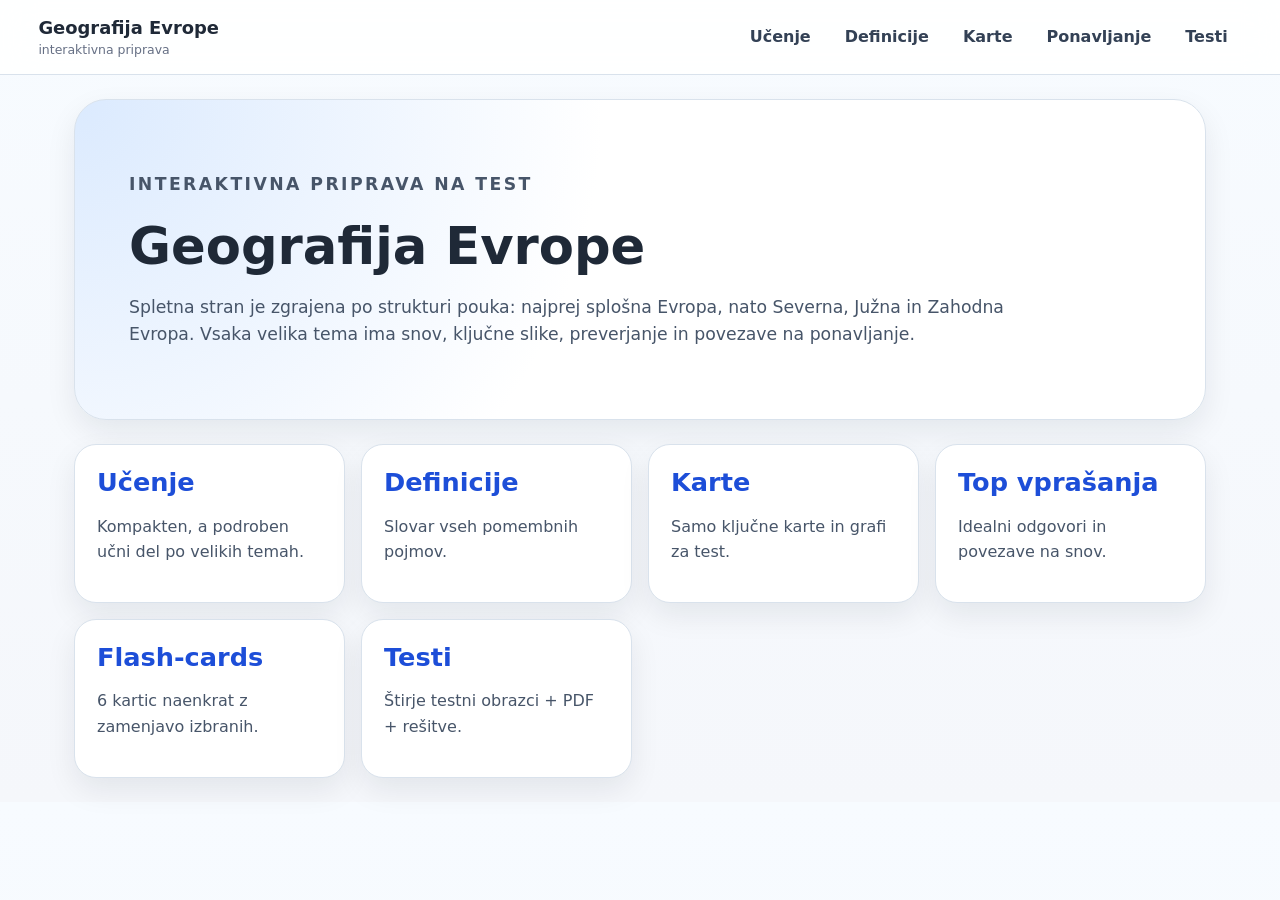
<file: index.html>
<!DOCTYPE html>
<html lang="sl"><head><meta charset="utf-8"/><meta content="width=device-width, initial-scale=1" name="viewport"/><title>Geografija Evrope</title><link href="assets/css/styles.css" rel="stylesheet"/></head><body><header class="site-header">
<div class="brand"><a href="index.html">Geografija Evrope</a><span>interaktivna priprava</span></div>
<button aria-label="Odpri meni" class="burger">☰</button>
<nav class="top-nav">
<a class="" href="ucenje/evropa.html">Učenje</a>
<a class="" href="definicije.html">Definicije</a>
<a class="" href="karte.html">Karte</a>
<div class="nav-dd"><a class="" href="ponavljanje/top-vprasanja.html">Ponavljanje</a><div class="dd-menu"><a href="ponavljanje/top-vprasanja.html">Top vprašanja</a><a href="ponavljanje/flashcards.html">Flash-cards</a></div></div>
<a class="" href="testi.html">Testi</a>
</nav>
</header><main class="layout no-side"><section class="content"><section class="hero"><div><p class="kicker">Interaktivna priprava na test</p><h1>Geografija Evrope</h1><p>Spletna stran je zgrajena po strukturi pouka: najprej splošna Evropa, nato Severna, Južna in Zahodna Evropa. Vsaka velika tema ima snov, ključne slike, preverjanje in povezave na ponavljanje.</p></div></section><div class="home-grid"><a class="home-tile" href="ucenje/evropa.html"><h2>Učenje</h2><p>Kompakten, a podroben učni del po velikih temah.</p></a><a class="home-tile" href="definicije.html"><h2>Definicije</h2><p>Slovar vseh pomembnih pojmov.</p></a><a class="home-tile" href="karte.html"><h2>Karte</h2><p>Samo ključne karte in grafi za test.</p></a><a class="home-tile" href="ponavljanje/top-vprasanja.html"><h2>Top vprašanja</h2><p>Idealni odgovori in povezave na snov.</p></a><a class="home-tile" href="ponavljanje/flashcards.html"><h2>Flash-cards</h2><p>6 kartic naenkrat z zamenjavo izbranih.</p></a><a class="home-tile" href="testi.html"><h2>Testi</h2><p>Štirje testni obrazci + PDF + rešitve.</p></a></div></section></main><script src="assets/js/main.js"></script></body></html>
</file>
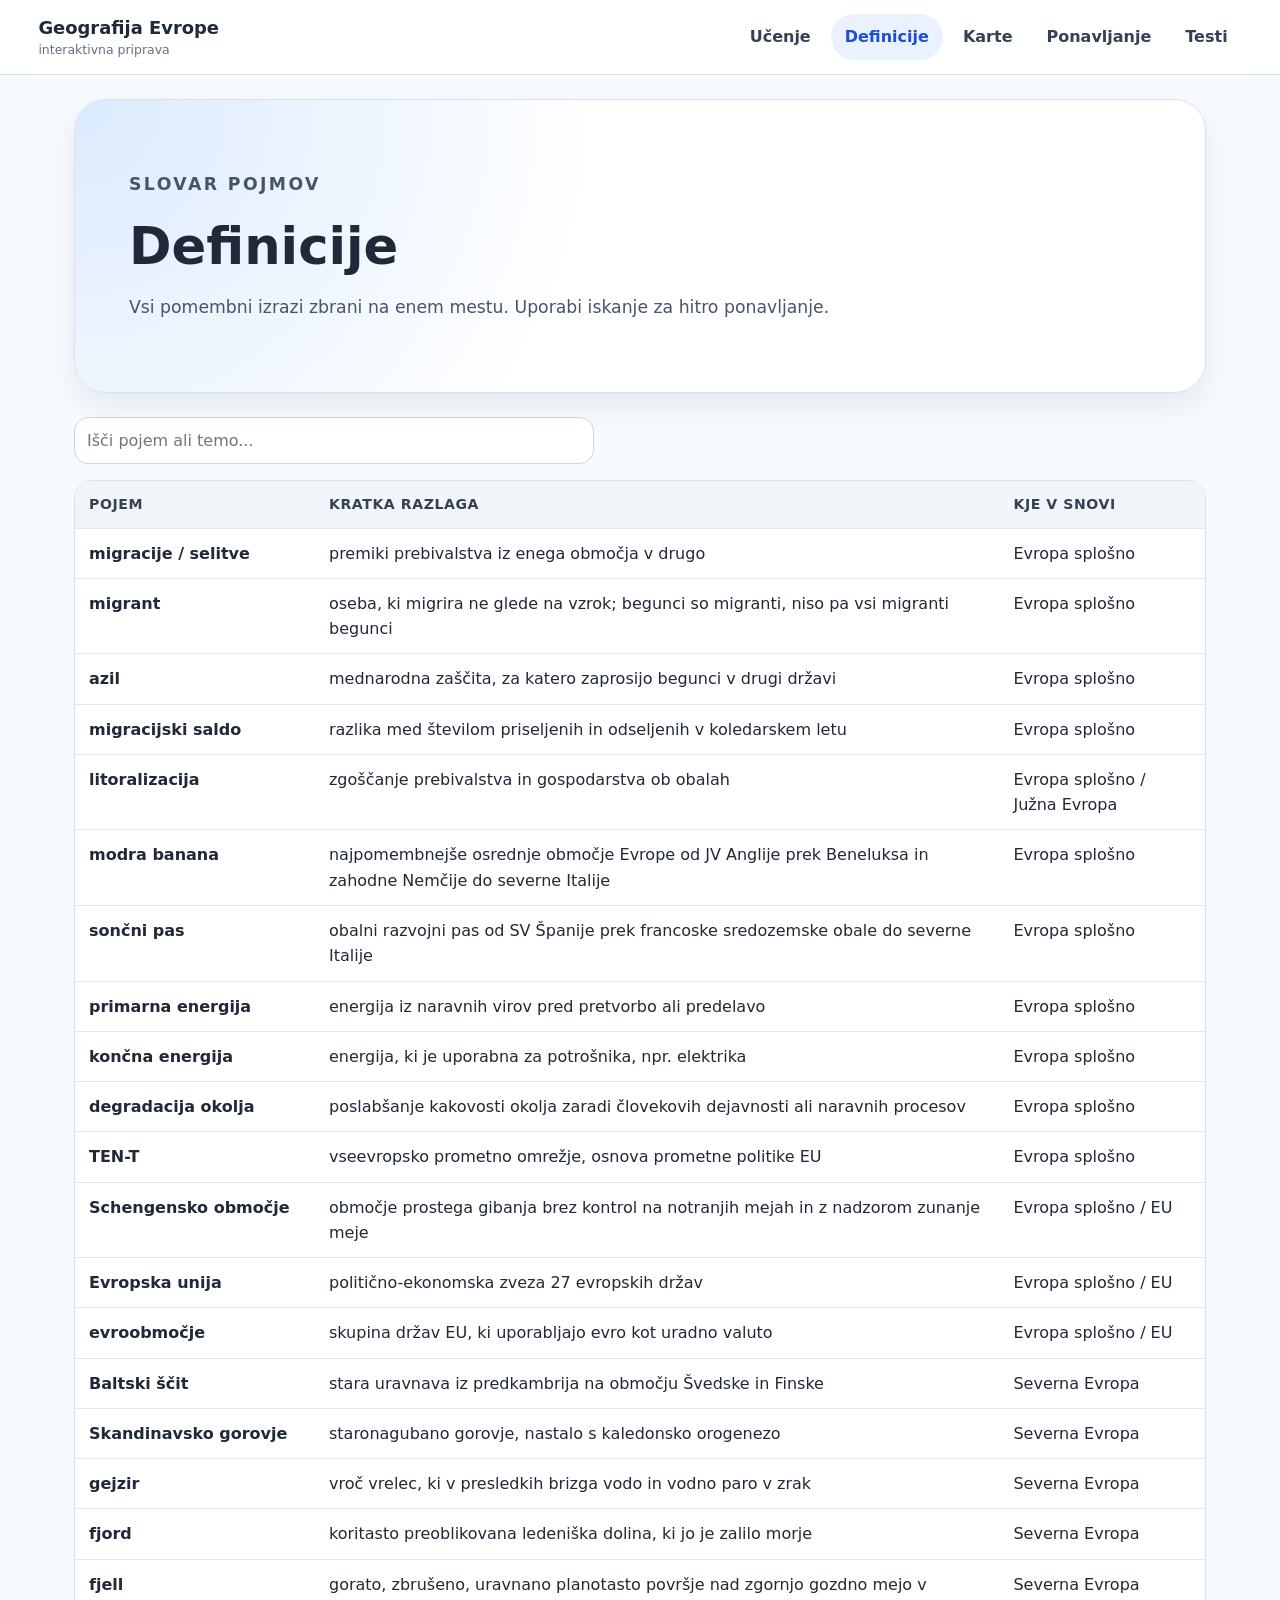
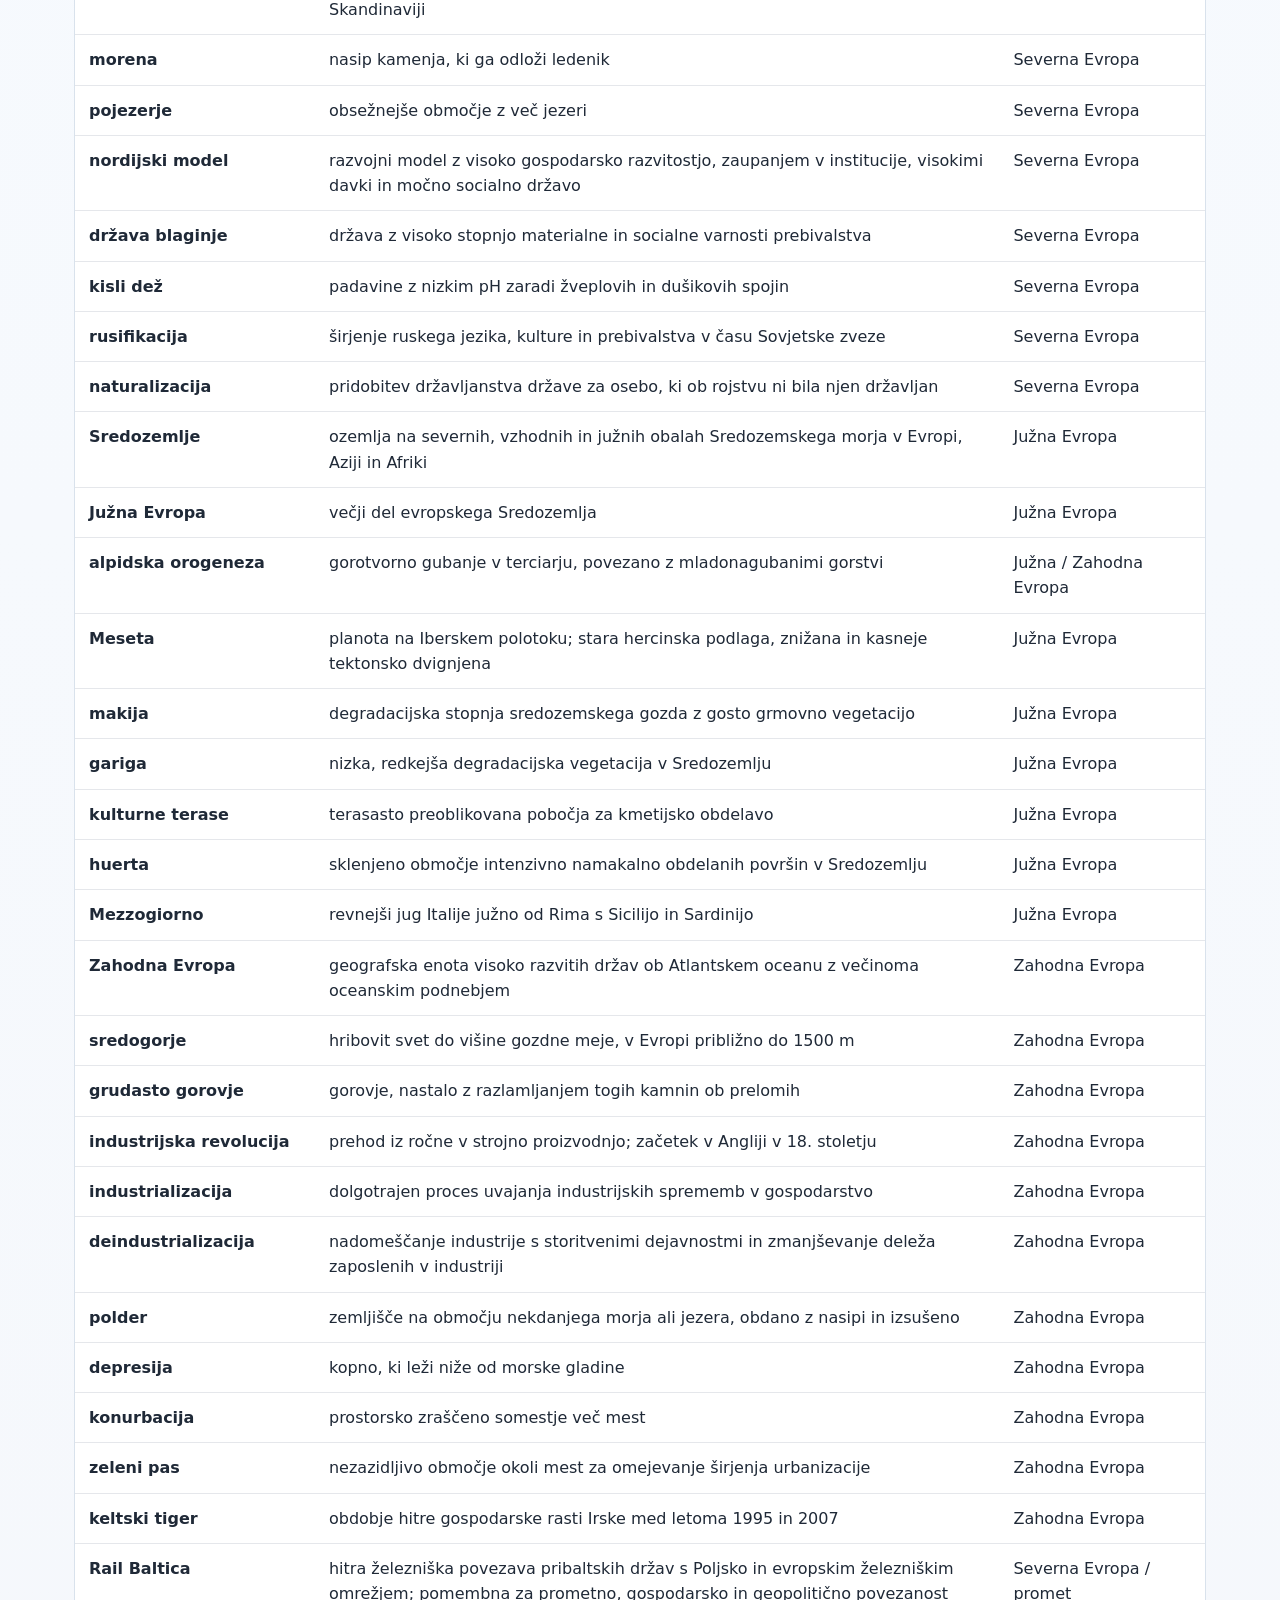
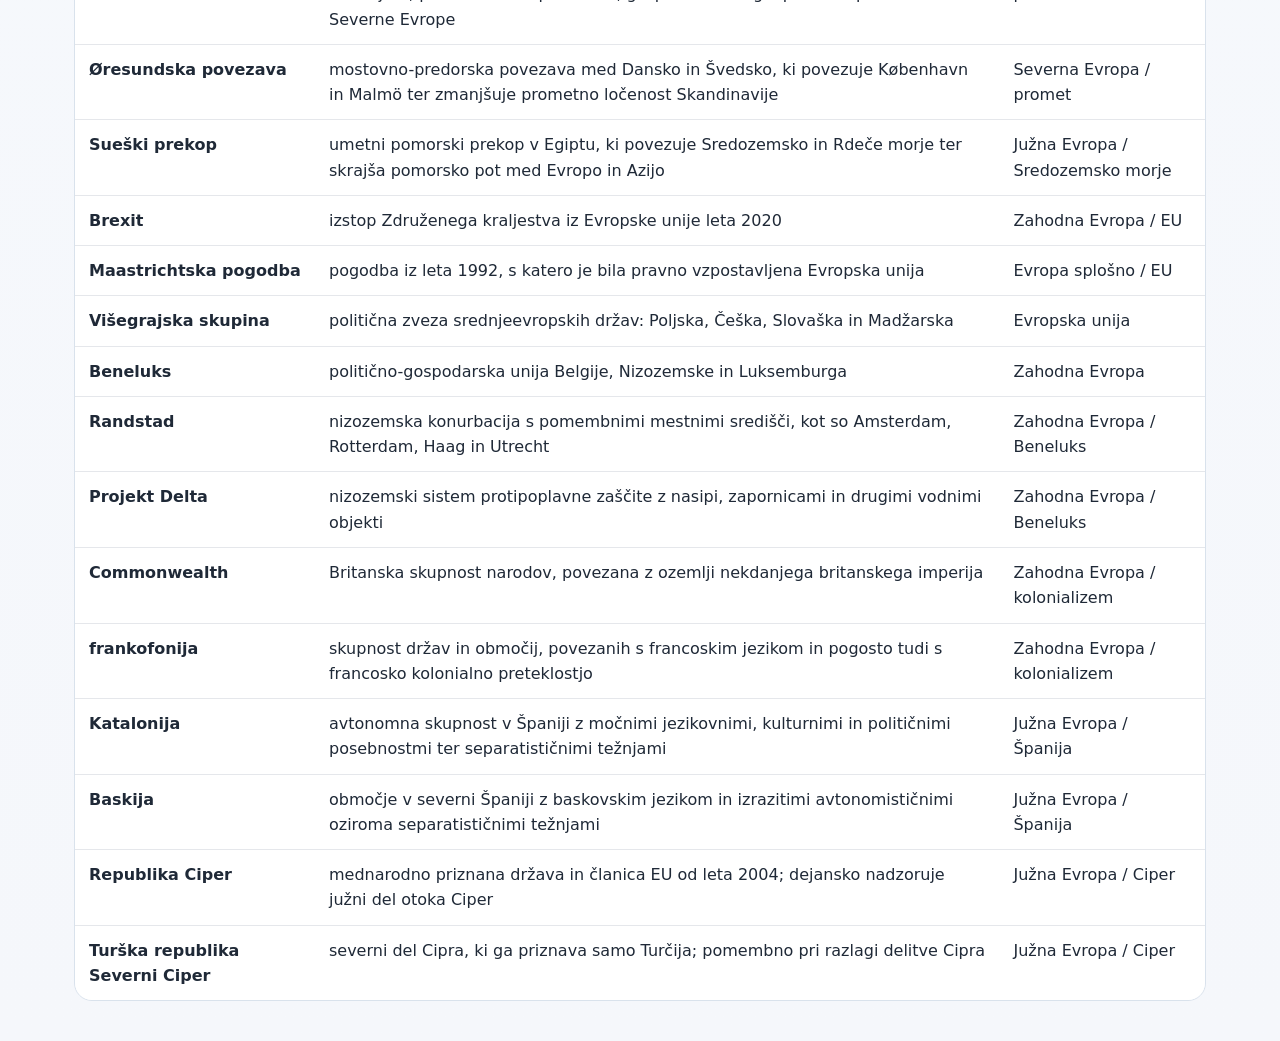
<file: definicije.html>
<!DOCTYPE html>

<html lang="sl"><head><meta charset="utf-8"/><meta content="width=device-width, initial-scale=1" name="viewport"/><title>Definicije</title><link href="assets/css/styles.css" rel="stylesheet"/></head><body><header class="site-header">
<div class="brand"><a href="index.html">Geografija Evrope</a><span>interaktivna priprava</span></div>
<button aria-label="Odpri meni" class="burger">☰</button>
<nav class="top-nav">
<a class="" href="ucenje/evropa.html">Učenje</a>
<a class="active" href="definicije.html">Definicije</a>
<a class="" href="karte.html">Karte</a>
<div class="nav-dd"><a class="" href="ponavljanje/top-vprasanja.html">Ponavljanje</a><div class="dd-menu"><a href="ponavljanje/top-vprasanja.html">Top vprašanja</a><a href="ponavljanje/flashcards.html">Flash-cards</a></div></div>
<a class="" href="testi.html">Testi</a>
</nav>
</header><main class="layout no-side"><section class="content"><section class="hero"><div><p class="kicker">Slovar pojmov</p><h1>Definicije</h1><p>Vsi pomembni izrazi zbrani na enem mestu. Uporabi iskanje za hitro ponavljanje.</p></div></section><div class="toolbar"><input id="termSearch" placeholder="Išči pojem ali temo..."/></div><div class="table-wrap"><table id="termsTable"><thead><tr><th>Pojem</th><th>Kratka razlaga</th><th>Kje v snovi</th></tr></thead><tbody><tr data-term="migracije / selitve evropa splošno"><td><strong>migracije / selitve</strong></td><td>premiki prebivalstva iz enega območja v drugo</td><td>Evropa splošno</td></tr><tr data-term="migrant evropa splošno"><td><strong>migrant</strong></td><td>oseba, ki migrira ne glede na vzrok; begunci so migranti, niso pa vsi migranti begunci</td><td>Evropa splošno</td></tr><tr data-term="azil evropa splošno"><td><strong>azil</strong></td><td>mednarodna zaščita, za katero zaprosijo begunci v drugi državi</td><td>Evropa splošno</td></tr><tr data-term="migracijski saldo evropa splošno"><td><strong>migracijski saldo</strong></td><td>razlika med številom priseljenih in odseljenih v koledarskem letu</td><td>Evropa splošno</td></tr><tr data-term="litoralizacija evropa splošno / južna evropa"><td><strong>litoralizacija</strong></td><td>zgoščanje prebivalstva in gospodarstva ob obalah</td><td>Evropa splošno / Južna Evropa</td></tr><tr data-term="modra banana evropa splošno"><td><strong>modra banana</strong></td><td>najpomembnejše osrednje območje Evrope od JV Anglije prek Beneluksa in zahodne Nemčije do severne Italije</td><td>Evropa splošno</td></tr><tr data-term="sončni pas evropa splošno"><td><strong>sončni pas</strong></td><td>obalni razvojni pas od SV Španije prek francoske sredozemske obale do severne Italije</td><td>Evropa splošno</td></tr><tr data-term="primarna energija evropa splošno"><td><strong>primarna energija</strong></td><td>energija iz naravnih virov pred pretvorbo ali predelavo</td><td>Evropa splošno</td></tr><tr data-term="končna energija evropa splošno"><td><strong>končna energija</strong></td><td>energija, ki je uporabna za potrošnika, npr. elektrika</td><td>Evropa splošno</td></tr><tr data-term="degradacija okolja evropa splošno"><td><strong>degradacija okolja</strong></td><td>poslabšanje kakovosti okolja zaradi človekovih dejavnosti ali naravnih procesov</td><td>Evropa splošno</td></tr><tr data-term="ten-t evropa splošno"><td><strong>TEN-T</strong></td><td>vseevropsko prometno omrežje, osnova prometne politike EU</td><td>Evropa splošno</td></tr><tr data-term="schengensko območje evropa splošno / eu"><td><strong>Schengensko območje</strong></td><td>območje prostega gibanja brez kontrol na notranjih mejah in z nadzorom zunanje meje</td><td>Evropa splošno / EU</td></tr><tr data-term="evropska unija evropa splošno / eu"><td><strong>Evropska unija</strong></td><td>politično-ekonomska zveza 27 evropskih držav</td><td>Evropa splošno / EU</td></tr><tr data-term="evroobmočje evropa splošno / eu"><td><strong>evroobmočje</strong></td><td>skupina držav EU, ki uporabljajo evro kot uradno valuto</td><td>Evropa splošno / EU</td></tr><tr data-term="baltski ščit severna evropa"><td><strong>Baltski ščit</strong></td><td>stara uravnava iz predkambrija na območju Švedske in Finske</td><td>Severna Evropa</td></tr><tr data-term="skandinavsko gorovje severna evropa"><td><strong>Skandinavsko gorovje</strong></td><td>staronagubano gorovje, nastalo s kaledonsko orogenezo</td><td>Severna Evropa</td></tr><tr data-term="gejzir severna evropa"><td><strong>gejzir</strong></td><td>vroč vrelec, ki v presledkih brizga vodo in vodno paro v zrak</td><td>Severna Evropa</td></tr><tr data-term="fjord severna evropa"><td><strong>fjord</strong></td><td>koritasto preoblikovana ledeniška dolina, ki jo je zalilo morje</td><td>Severna Evropa</td></tr><tr data-term="fjell severna evropa"><td><strong>fjell</strong></td><td>gorato, zbrušeno, uravnano planotasto površje nad zgornjo gozdno mejo v Skandinaviji</td><td>Severna Evropa</td></tr><tr data-term="morena severna evropa"><td><strong>morena</strong></td><td>nasip kamenja, ki ga odloži ledenik</td><td>Severna Evropa</td></tr><tr data-term="pojezerje severna evropa"><td><strong>pojezerje</strong></td><td>obsežnejše območje z več jezeri</td><td>Severna Evropa</td></tr><tr data-term="nordijski model severna evropa"><td><strong>nordijski model</strong></td><td>razvojni model z visoko gospodarsko razvitostjo, zaupanjem v institucije, visokimi davki in močno socialno državo</td><td>Severna Evropa</td></tr><tr data-term="država blaginje severna evropa"><td><strong>država blaginje</strong></td><td>država z visoko stopnjo materialne in socialne varnosti prebivalstva</td><td>Severna Evropa</td></tr><tr data-term="kisli dež severna evropa"><td><strong>kisli dež</strong></td><td>padavine z nizkim pH zaradi žveplovih in dušikovih spojin</td><td>Severna Evropa</td></tr><tr data-term="rusifikacija severna evropa"><td><strong>rusifikacija</strong></td><td>širjenje ruskega jezika, kulture in prebivalstva v času Sovjetske zveze</td><td>Severna Evropa</td></tr><tr data-term="naturalizacija severna evropa"><td><strong>naturalizacija</strong></td><td>pridobitev državljanstva države za osebo, ki ob rojstvu ni bila njen državljan</td><td>Severna Evropa</td></tr><tr data-term="sredozemlje južna evropa"><td><strong>Sredozemlje</strong></td><td>ozemlja na severnih, vzhodnih in južnih obalah Sredozemskega morja v Evropi, Aziji in Afriki</td><td>Južna Evropa</td></tr><tr data-term="južna evropa južna evropa"><td><strong>Južna Evropa</strong></td><td>večji del evropskega Sredozemlja</td><td>Južna Evropa</td></tr><tr data-term="alpidska orogeneza južna / zahodna evropa"><td><strong>alpidska orogeneza</strong></td><td>gorotvorno gubanje v terciarju, povezano z mladonagubanimi gorstvi</td><td>Južna / Zahodna Evropa</td></tr><tr data-term="meseta južna evropa"><td><strong>Meseta</strong></td><td>planota na Iberskem polotoku; stara hercinska podlaga, znižana in kasneje tektonsko dvignjena</td><td>Južna Evropa</td></tr><tr data-term="makija južna evropa"><td><strong>makija</strong></td><td>degradacijska stopnja sredozemskega gozda z gosto grmovno vegetacijo</td><td>Južna Evropa</td></tr><tr data-term="gariga južna evropa"><td><strong>gariga</strong></td><td>nizka, redkejša degradacijska vegetacija v Sredozemlju</td><td>Južna Evropa</td></tr><tr data-term="kulturne terase južna evropa"><td><strong>kulturne terase</strong></td><td>terasasto preoblikovana pobočja za kmetijsko obdelavo</td><td>Južna Evropa</td></tr><tr data-term="huerta južna evropa"><td><strong>huerta</strong></td><td>sklenjeno območje intenzivno namakalno obdelanih površin v Sredozemlju</td><td>Južna Evropa</td></tr><tr data-term="mezzogiorno južna evropa"><td><strong>Mezzogiorno</strong></td><td>revnejši jug Italije južno od Rima s Sicilijo in Sardinijo</td><td>Južna Evropa</td></tr><tr data-term="zahodna evropa zahodna evropa"><td><strong>Zahodna Evropa</strong></td><td>geografska enota visoko razvitih držav ob Atlantskem oceanu z večinoma oceanskim podnebjem</td><td>Zahodna Evropa</td></tr><tr data-term="sredogorje zahodna evropa"><td><strong>sredogorje</strong></td><td>hribovit svet do višine gozdne meje, v Evropi približno do 1500 m</td><td>Zahodna Evropa</td></tr><tr data-term="grudasto gorovje zahodna evropa"><td><strong>grudasto gorovje</strong></td><td>gorovje, nastalo z razlamljanjem togih kamnin ob prelomih</td><td>Zahodna Evropa</td></tr><tr data-term="industrijska revolucija zahodna evropa"><td><strong>industrijska revolucija</strong></td><td>prehod iz ročne v strojno proizvodnjo; začetek v Angliji v 18. stoletju</td><td>Zahodna Evropa</td></tr><tr data-term="industrializacija zahodna evropa"><td><strong>industrializacija</strong></td><td>dolgotrajen proces uvajanja industrijskih sprememb v gospodarstvo</td><td>Zahodna Evropa</td></tr><tr data-term="deindustrializacija zahodna evropa"><td><strong>deindustrializacija</strong></td><td>nadomeščanje industrije s storitvenimi dejavnostmi in zmanjševanje deleža zaposlenih v industriji</td><td>Zahodna Evropa</td></tr><tr data-term="polder zahodna evropa"><td><strong>polder</strong></td><td>zemljišče na območju nekdanjega morja ali jezera, obdano z nasipi in izsušeno</td><td>Zahodna Evropa</td></tr><tr data-term="depresija zahodna evropa"><td><strong>depresija</strong></td><td>kopno, ki leži niže od morske gladine</td><td>Zahodna Evropa</td></tr><tr data-term="konurbacija zahodna evropa"><td><strong>konurbacija</strong></td><td>prostorsko zraščeno somestje več mest</td><td>Zahodna Evropa</td></tr><tr data-term="zeleni pas zahodna evropa"><td><strong>zeleni pas</strong></td><td>nezazidljivo območje okoli mest za omejevanje širjenja urbanizacije</td><td>Zahodna Evropa</td></tr><tr data-term="keltski tiger zahodna evropa"><td><strong>keltski tiger</strong></td><td>obdobje hitre gospodarske rasti Irske med letoma 1995 in 2007</td><td>Zahodna Evropa</td></tr><tr data-term="rail baltica severna evropa / promet"><td><strong>Rail Baltica</strong></td><td>hitra železniška povezava pribaltskih držav s Poljsko in evropskim železniškim omrežjem; pomembna za prometno, gospodarsko in geopolitično povezanost Severne Evrope</td><td>Severna Evropa / promet</td></tr><tr data-term="øresundska povezava severna evropa / promet"><td><strong>Øresundska povezava</strong></td><td>mostovno-predorska povezava med Dansko in Švedsko, ki povezuje København in Malmö ter zmanjšuje prometno ločenost Skandinavije</td><td>Severna Evropa / promet</td></tr><tr data-term="sueški prekop južna evropa / sredozemsko morje"><td><strong>Sueški prekop</strong></td><td>umetni pomorski prekop v Egiptu, ki povezuje Sredozemsko in Rdeče morje ter skrajša pomorsko pot med Evropo in Azijo</td><td>Južna Evropa / Sredozemsko morje</td></tr><tr data-term="brexit zahodna evropa / eu"><td><strong>Brexit</strong></td><td>izstop Združenega kraljestva iz Evropske unije leta 2020</td><td>Zahodna Evropa / EU</td></tr><tr data-term="maastrichtska pogodba evropa splošno / eu"><td><strong>Maastrichtska pogodba</strong></td><td>pogodba iz leta 1992, s katero je bila pravno vzpostavljena Evropska unija</td><td>Evropa splošno / EU</td></tr><tr data-term="višegrajska skupina evropska unija"><td><strong>Višegrajska skupina</strong></td><td>politična zveza srednjeevropskih držav: Poljska, Češka, Slovaška in Madžarska</td><td>Evropska unija</td></tr><tr data-term="beneluks zahodna evropa"><td><strong>Beneluks</strong></td><td>politično-gospodarska unija Belgije, Nizozemske in Luksemburga</td><td>Zahodna Evropa</td></tr><tr data-term="randstad zahodna evropa / beneluks"><td><strong>Randstad</strong></td><td>nizozemska konurbacija s pomembnimi mestnimi središči, kot so Amsterdam, Rotterdam, Haag in Utrecht</td><td>Zahodna Evropa / Beneluks</td></tr><tr data-term="projekt delta zahodna evropa / beneluks"><td><strong>Projekt Delta</strong></td><td>nizozemski sistem protipoplavne zaščite z nasipi, zapornicami in drugimi vodnimi objekti</td><td>Zahodna Evropa / Beneluks</td></tr><tr data-term="commonwealth zahodna evropa / kolonializem"><td><strong>Commonwealth</strong></td><td>Britanska skupnost narodov, povezana z ozemlji nekdanjega britanskega imperija</td><td>Zahodna Evropa / kolonializem</td></tr><tr data-term="frankofonija zahodna evropa / kolonializem"><td><strong>frankofonija</strong></td><td>skupnost držav in območij, povezanih s francoskim jezikom in pogosto tudi s francosko kolonialno preteklostjo</td><td>Zahodna Evropa / kolonializem</td></tr><tr data-term="katalonija južna evropa / španija"><td><strong>Katalonija</strong></td><td>avtonomna skupnost v Španiji z močnimi jezikovnimi, kulturnimi in političnimi posebnostmi ter separatističnimi težnjami</td><td>Južna Evropa / Španija</td></tr><tr data-term="baskija južna evropa / španija"><td><strong>Baskija</strong></td><td>območje v severni Španiji z baskovskim jezikom in izrazitimi avtonomističnimi oziroma separatističnimi težnjami</td><td>Južna Evropa / Španija</td></tr><tr data-term="republika ciper južna evropa / ciper"><td><strong>Republika Ciper</strong></td><td>mednarodno priznana država in članica EU od leta 2004; dejansko nadzoruje južni del otoka Ciper</td><td>Južna Evropa / Ciper</td></tr><tr data-term="turška republika severni ciper južna evropa / ciper"><td><strong>Turška republika Severni Ciper</strong></td><td>severni del Cipra, ki ga priznava samo Turčija; pomembno pri razlagi delitve Cipra</td><td>Južna Evropa / Ciper</td></tr></tbody></table></div></section></main><script src="assets/js/main.js"></script></body></html>
</file>
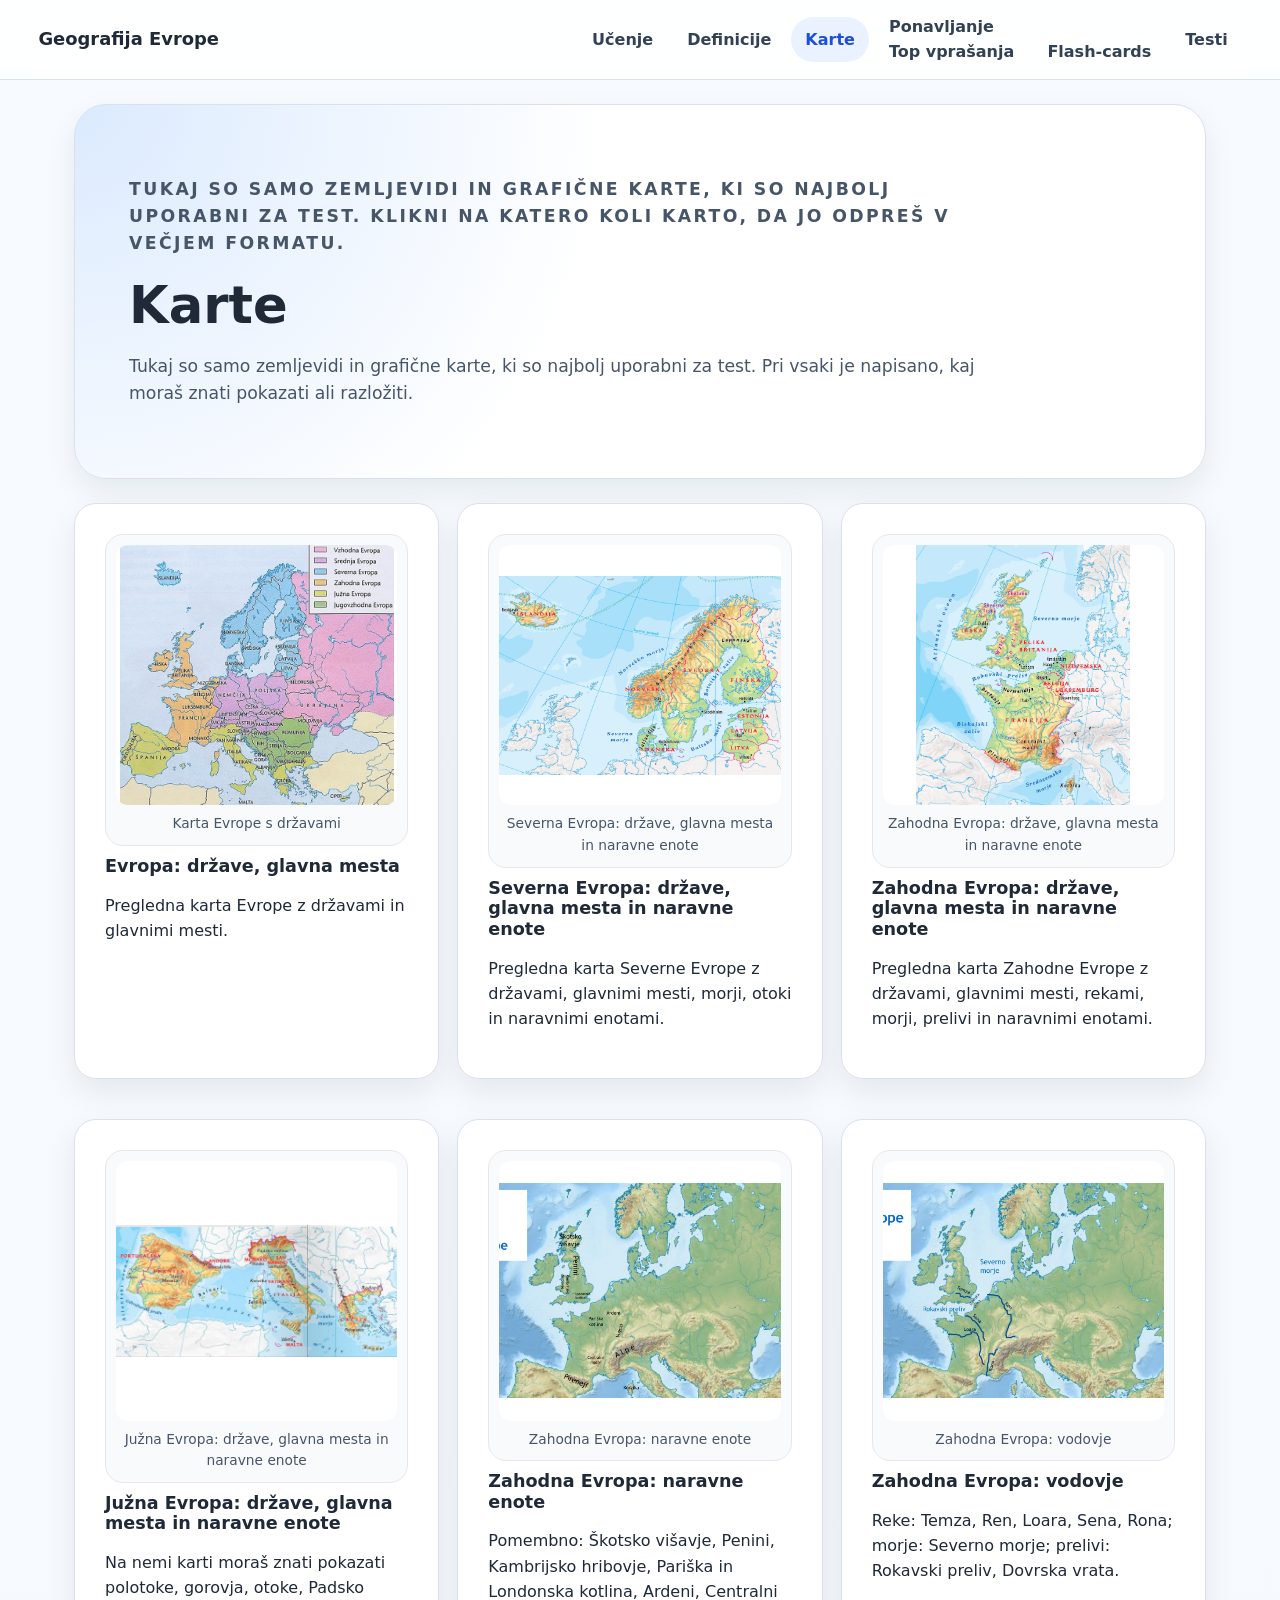
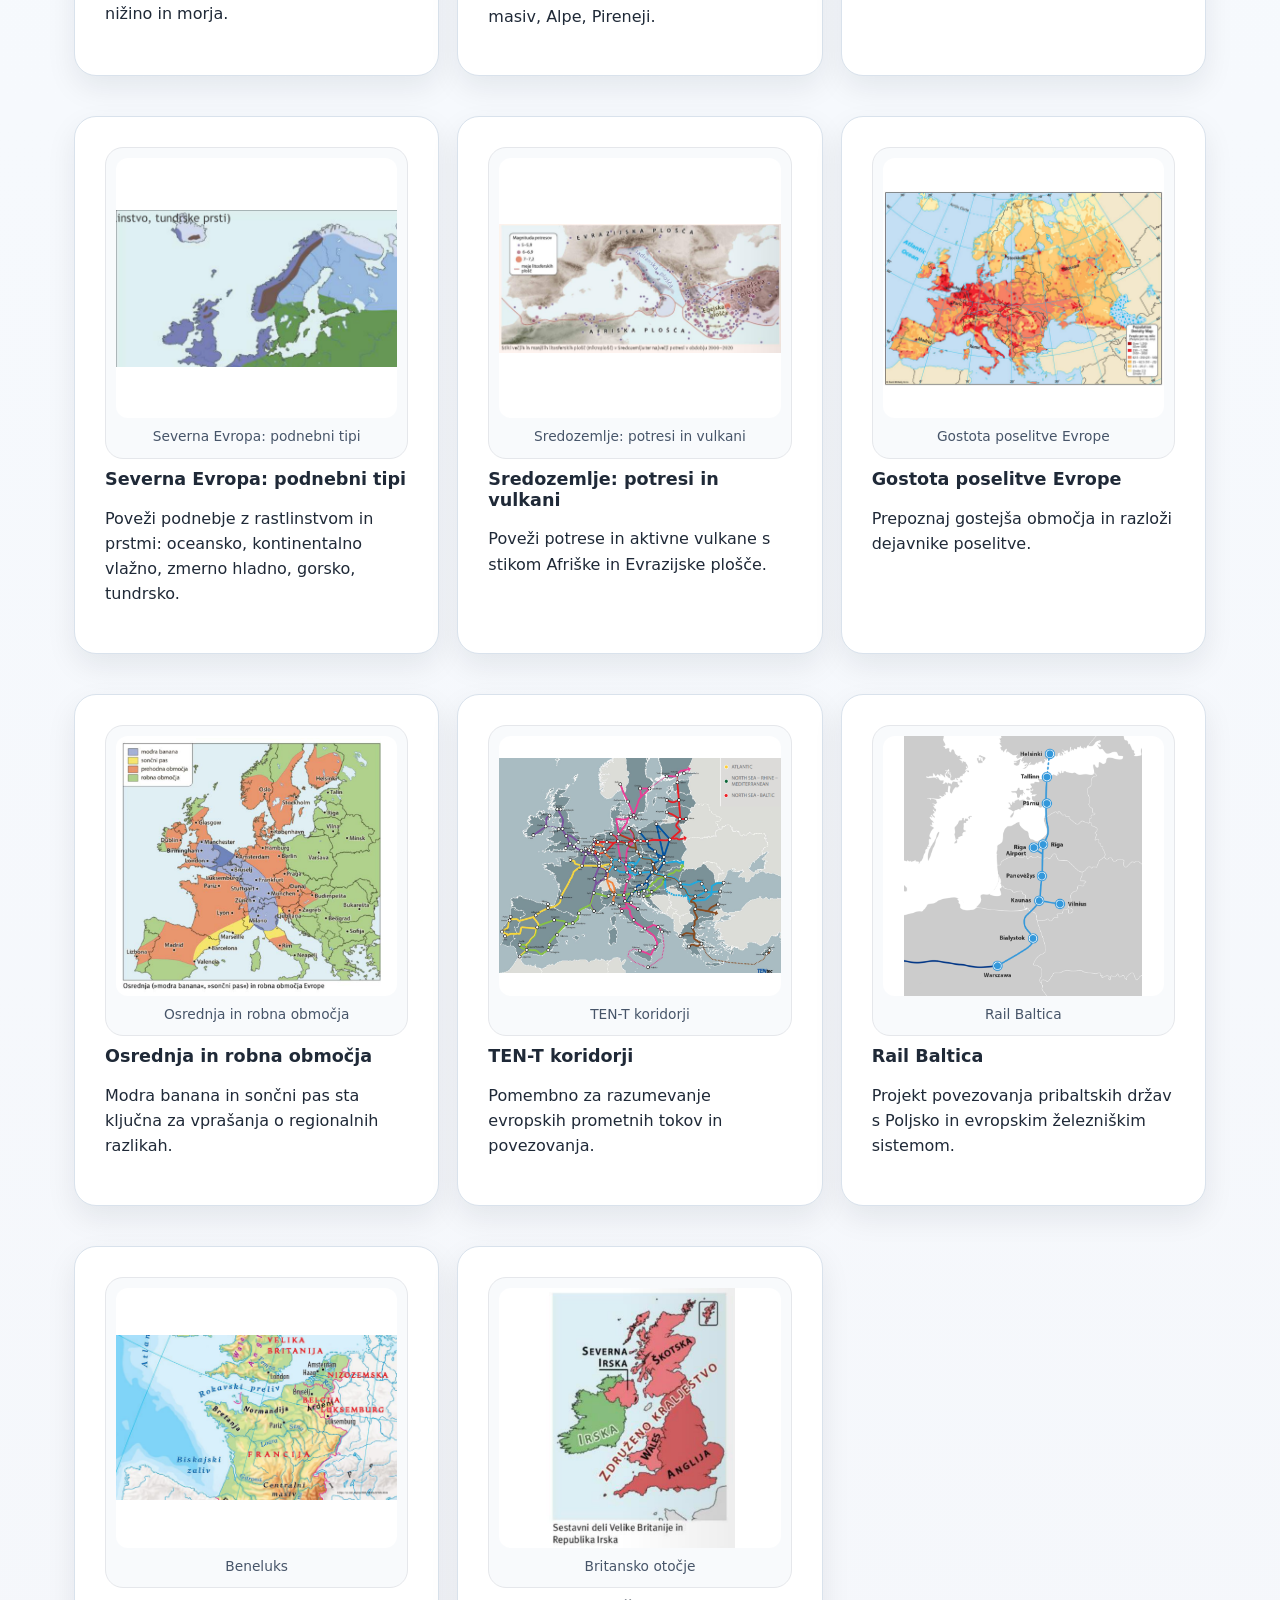
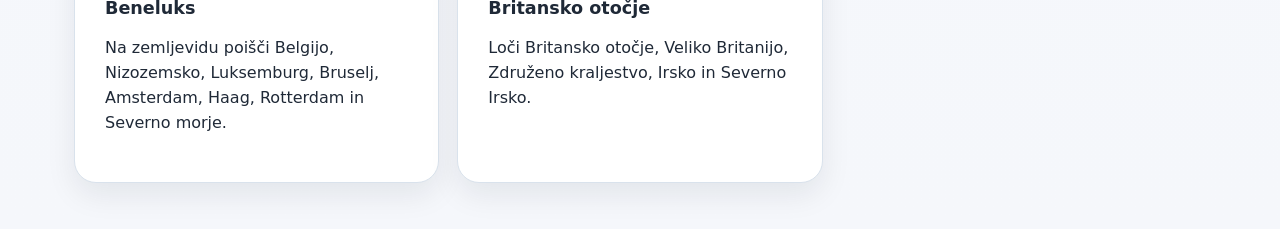
<file: karte.html>
<!DOCTYPE html>
<!-- saved from url=(0146)file:///C:/Users/GANSOR-PC/Downloads/%D0%B3%D0%B5%D0%BE%D0%B3%D1%80%D0%B0%D1%84%D0%B8/evropa_final_site_patch2/evropa_final_site_patch2/karte.html -->
<html lang="sl"><head><meta http-equiv="Content-Type" content="text/html; charset=UTF-8"><meta content="width=device-width, initial-scale=1" name="viewport"><title>Karte</title><link href="./karte_files/styles.css" rel="stylesheet"></head><body><header class="site-header">
  <div class="brand"><a href="index.html">Geografija Evrope</a></div>
  <button aria-label="Odpri meni" class="burger">☰</button>
  <nav class="top-nav">
    <a href="ucenje/evropa.html">Učenje</a>
    <a href="definicije.html">Definicije</a>
    <a class="active" href="karte.html">Karte</a>
    <div class="nav-dd">
      <a href="ponavljanje/top-vprasanja.html">Ponavljanje</a>
      <div class="dropdown">
        <a href="ponavljanje/top-vprasanja.html">Top vprašanja</a>
        <a href="ponavljanje/flashcards.html">Flash-cards</a>
      </div>
    </div>
    <a href="testi.html">Testi</a>
  </nav>
</header><main class="layout no-side"><section class="content"><section class="hero"><div><p class="kicker">Tukaj so samo zemljevidi in grafične karte, ki so najbolj uporabni za test. Klikni na katero koli karto, da jo odpreš v večjem formatu.</p><h1>Karte</h1><p>Tukaj so samo zemljevidi in grafične karte, ki so najbolj uporabni za test. Pri vsaki je napisano, kaj moraš znati pokazati ali razložiti.</p></div></section><div class="map-gallery"><article class="map-card"><figure class="fig"><img alt="Karta Evrope s državami" src="./karte_files/evropa_pregled_shema.jpg"><figcaption>Karta Evrope s državami</figcaption></figure><h3>Evropa: države, glavna mesta</h3><p>Pregledna karta Evrope z državami in glavnimi mesti.</p></article><article class="map-card"><figure class="fig"><img alt="Severna Evropa: države, glavna mesta in naravne enote" src="./karte_files/severna_pregled_shema.png"><figcaption>Severna Evropa: države, glavna mesta in naravne enote</figcaption></figure><h3>Severna Evropa: države, glavna mesta in naravne enote</h3><p>Pregledna karta Severne Evrope z državami, glavnimi mesti, morji, otoki in naravnimi enotami.</p></article><article class="map-card"><figure class="fig"><img alt="Zahodna Evropa: države, glavna mesta in naravne enote" src="./karte_files/zahodna_pregled_shema.png"><figcaption>Zahodna Evropa: države, glavna mesta in naravne enote</figcaption></figure><h3>Zahodna Evropa: države, glavna mesta in naravne enote</h3><p>Pregledna karta Zahodne Evrope z državami, glavnimi mesti, rekami, morji, prelivi in naravnimi enotami.</p></article><article class="map-card"><figure class="fig"><img alt="Južna Evropa: države, glavna mesta in naravne enote" src="./karte_files/juzna_evropa_karta.png"><figcaption>Južna Evropa: države, glavna mesta in naravne enote</figcaption></figure><h3>Južna Evropa: države, glavna mesta in naravne enote</h3><p>Na nemi karti moraš znati pokazati polotoke, gorovja, otoke, Padsko nižino in morja.</p></article><article class="map-card"><figure class="fig"><img alt="Zahodna Evropa: naravne enote" src="./karte_files/zahodna_naravne_enote.png"><figcaption>Zahodna Evropa: naravne enote</figcaption></figure><h3>Zahodna Evropa: naravne enote</h3><p>Pomembno: Škotsko višavje, Penini, Kambrijsko hribovje, Pariška in Londonska kotlina, Ardeni, Centralni masiv, Alpe, Pireneji.</p></article><article class="map-card"><figure class="fig"><img alt="Zahodna Evropa: vodovje" src="./karte_files/zahodna_vodovje.png"><figcaption>Zahodna Evropa: vodovje</figcaption></figure><h3>Zahodna Evropa: vodovje</h3><p>Reke: Temza, Ren, Loara, Sena, Rona; morje: Severno morje; prelivi: Rokavski preliv, Dovrska vrata.</p></article><article class="map-card"><figure class="fig"><img alt="Severna Evropa: podnebni tipi" src="./karte_files/podnebni_tipi_severna.png"><figcaption>Severna Evropa: podnebni tipi</figcaption></figure><h3>Severna Evropa: podnebni tipi</h3><p>Poveži podnebje z rastlinstvom in prstmi: oceansko, kontinentalno vlažno, zmerno hladno, gorsko, tundrsko.</p></article><article class="map-card"><figure class="fig"><img alt="Sredozemlje: potresi in vulkani" src="./karte_files/juzna_potresi_vulkani.png"><figcaption>Sredozemlje: potresi in vulkani</figcaption></figure><h3>Sredozemlje: potresi in vulkani</h3><p>Poveži potrese in aktivne vulkane s stikom Afriške in Evrazijske plošče.</p></article><article class="map-card"><figure class="fig"><img alt="Gostota poselitve Evrope" src="./karte_files/gostota_poselitve_evrope.png"><figcaption>Gostota poselitve Evrope</figcaption></figure><h3>Gostota poselitve Evrope</h3><p>Prepoznaj gostejša območja in razloži dejavnike poselitve.</p></article><article class="map-card"><figure class="fig"><img alt="Osrednja in robna območja" src="./karte_files/osrednja_robna_obmocja.png"><figcaption>Osrednja in robna območja</figcaption></figure><h3>Osrednja in robna območja</h3><p>Modra banana in sončni pas sta ključna za vprašanja o regionalnih razlikah.</p></article><article class="map-card"><figure class="fig"><img alt="TEN-T koridorji" src="./karte_files/tent_koridorji.png"><figcaption>TEN-T koridorji</figcaption></figure><h3>TEN-T koridorji</h3><p>Pomembno za razumevanje evropskih prometnih tokov in povezovanja.</p></article><article class="map-card"><figure class="fig"><img alt="Rail Baltica" src="./karte_files/rail_baltica.png"><figcaption>Rail Baltica</figcaption></figure><h3>Rail Baltica</h3><p>Projekt povezovanja pribaltskih držav s Poljsko in evropskim železniškim sistemom.</p></article><article class="map-card"><figure class="fig"><img alt="Beneluks" src="./karte_files/beneluks_karta.png"><figcaption>Beneluks</figcaption></figure><h3>Beneluks</h3><p>Na zemljevidu poišči Belgijo, Nizozemsko, Luksemburg, Bruselj, Amsterdam, Haag, Rotterdam in Severno morje.</p></article><article class="map-card"><figure class="fig"><img alt="Britansko otočje" src="./karte_files/britansko_otocje.png"><figcaption>Britansko otočje</figcaption></figure><h3>Britansko otočje</h3><p>Loči Britansko otočje, Veliko Britanijo, Združeno kraljestvo, Irsko in Severno Irsko.</p></article></div></section></main><script src="./karte_files/main.js"></script><div class="img-modal"><button class="close-modal" aria-label="Zapri">×</button><figure><img alt=""><figcaption></figcaption></figure></div></body></html>
</file>
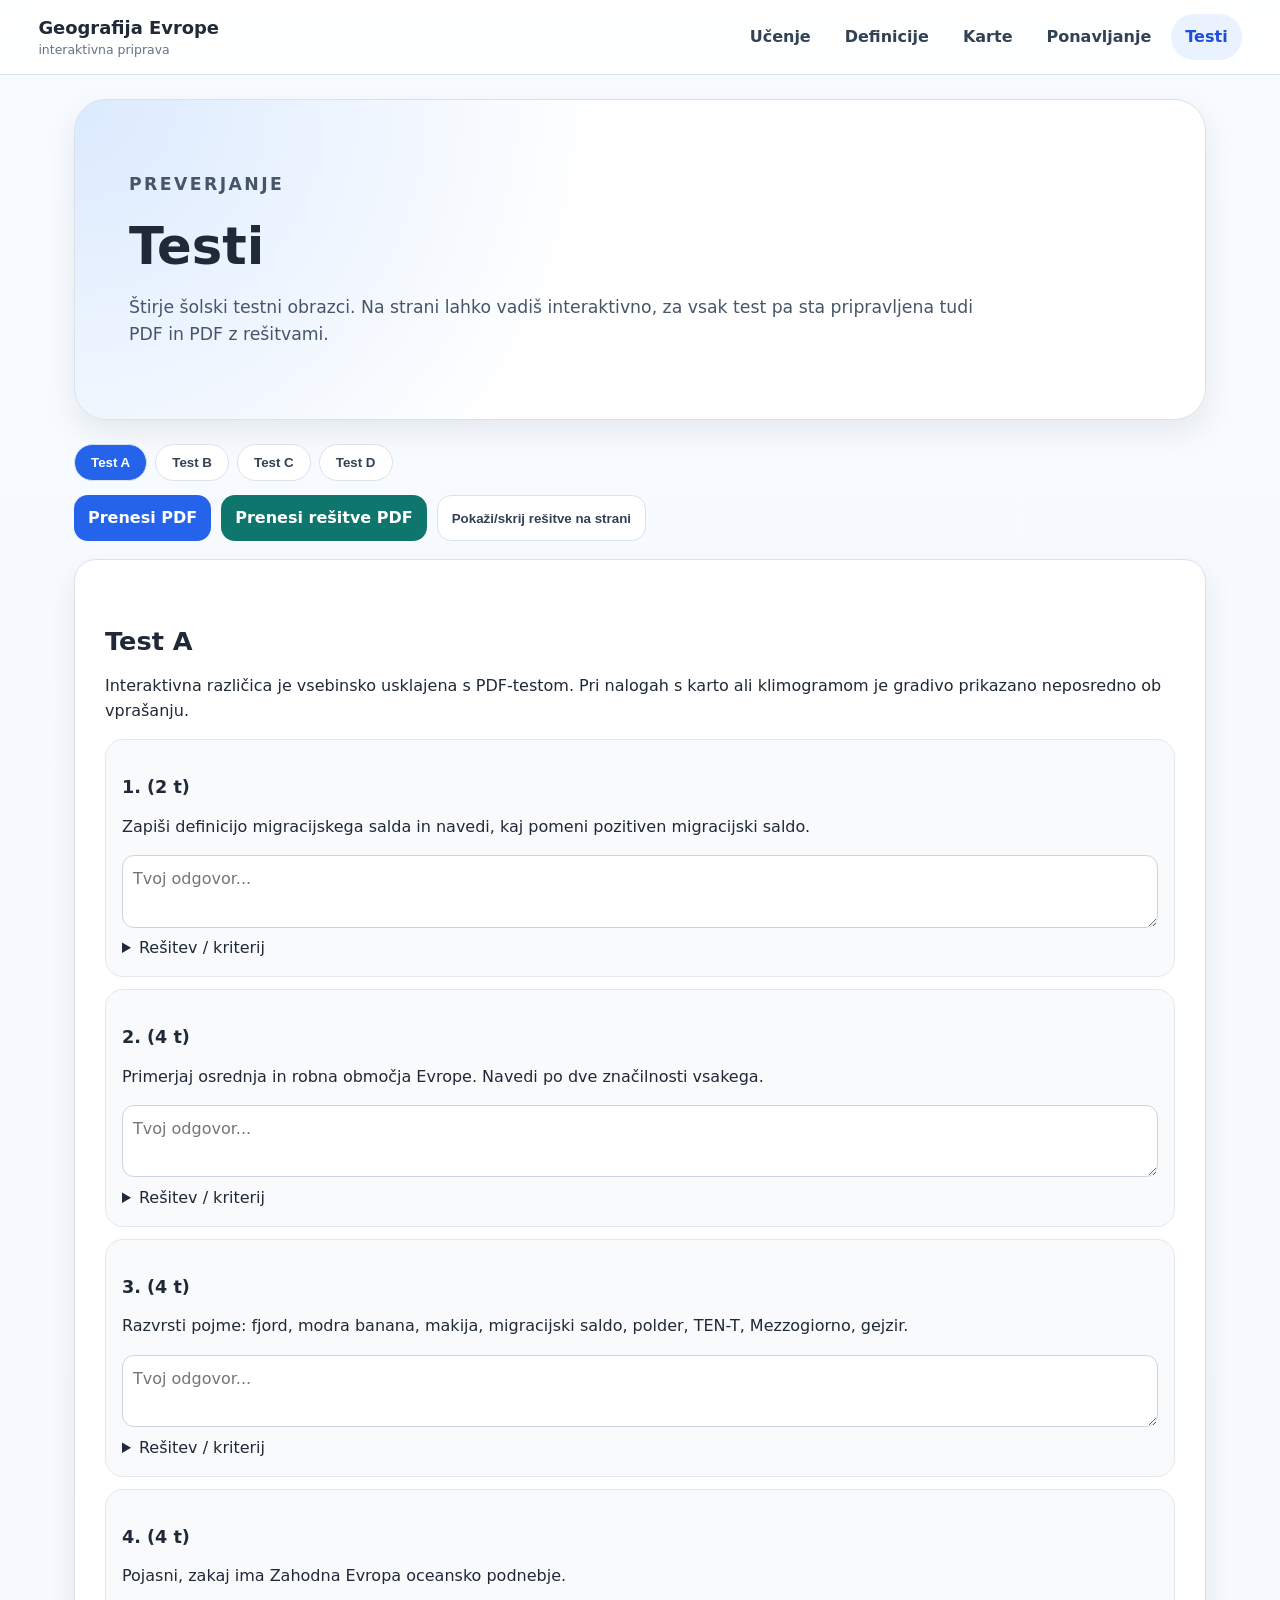
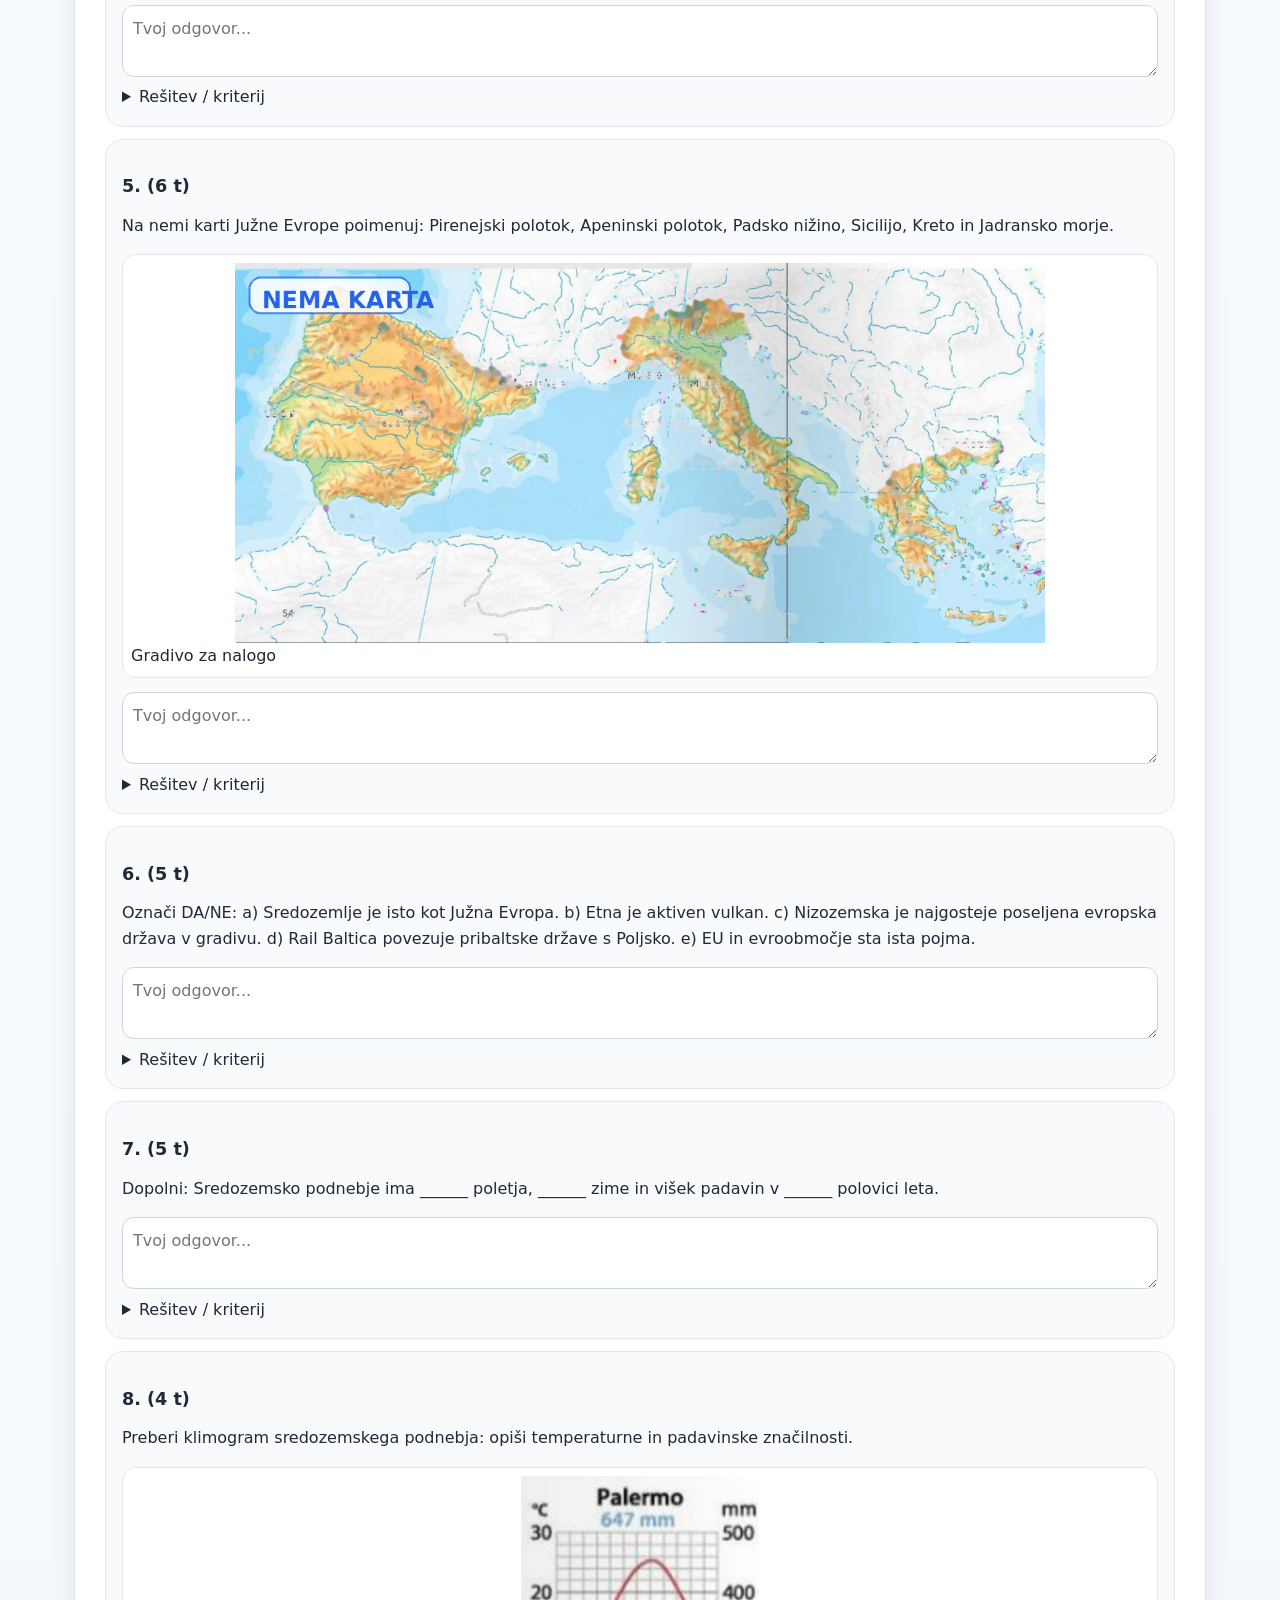
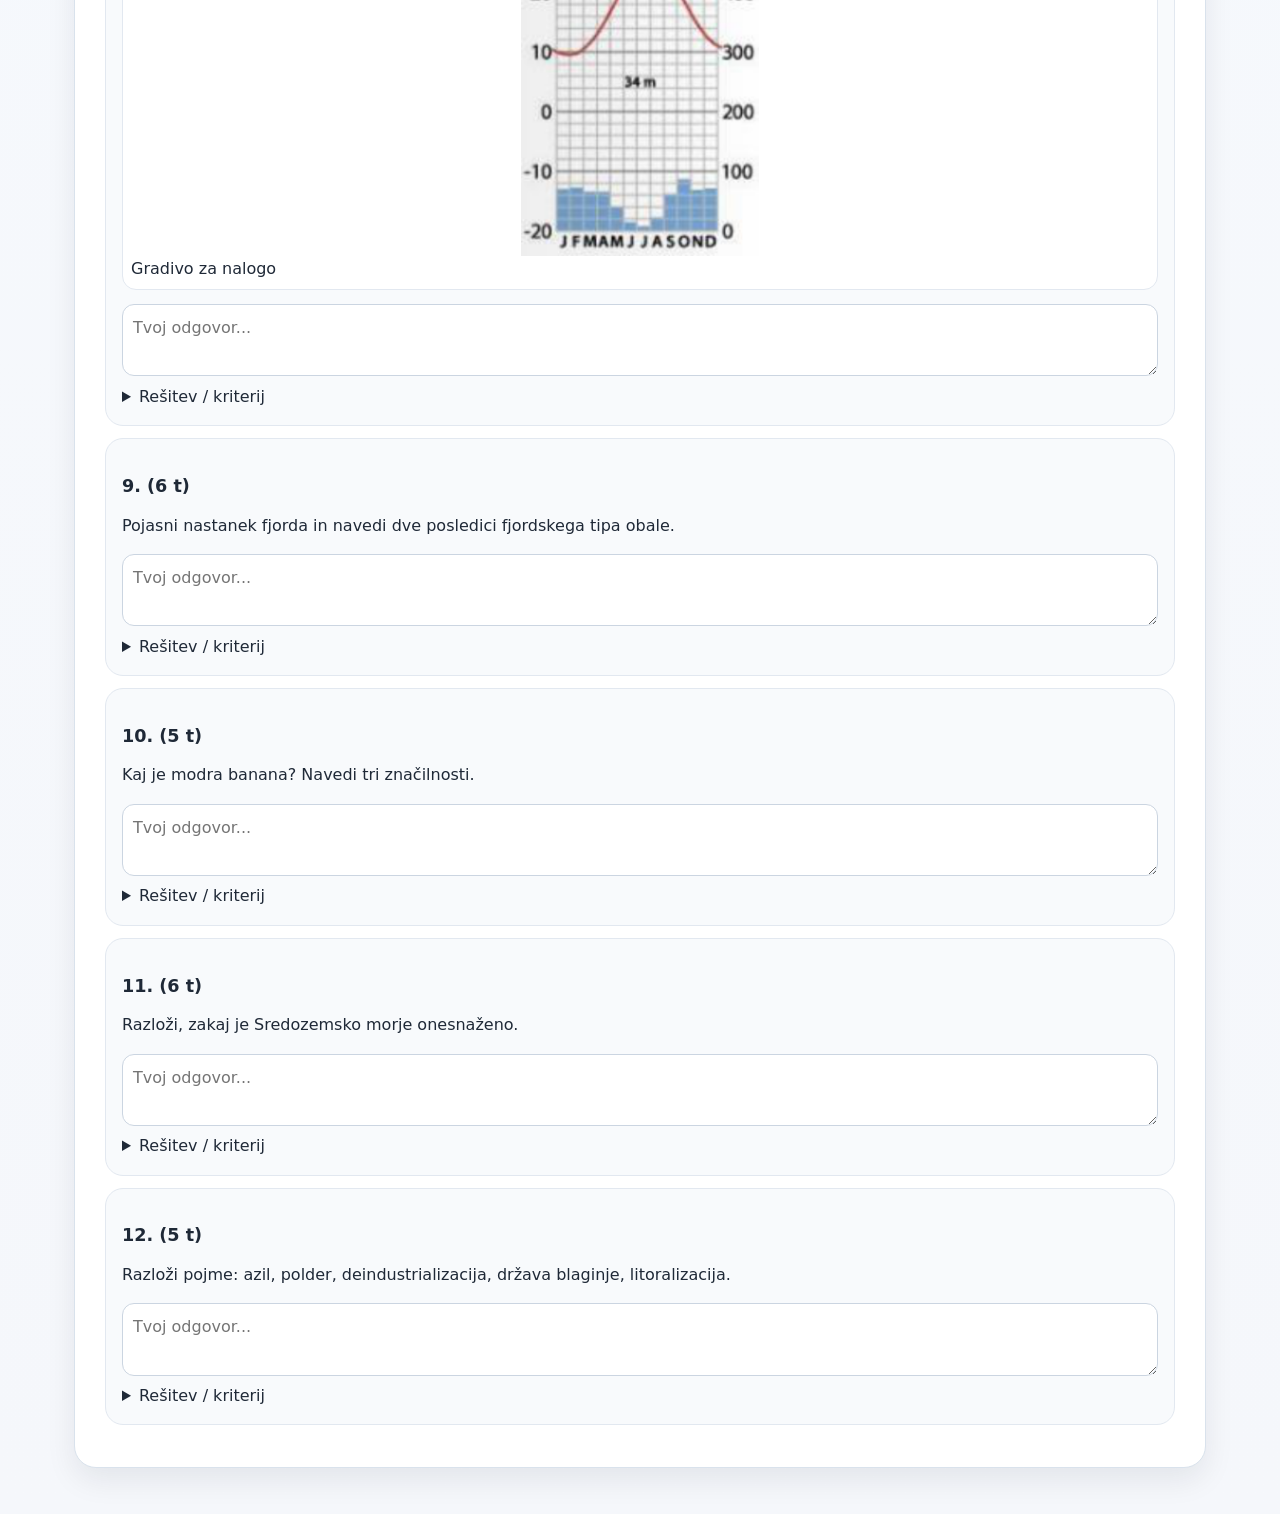
<file: testi.html>
<!DOCTYPE html>
<html lang="sl"><head><meta charset="utf-8"/><meta content="width=device-width, initial-scale=1" name="viewport"/><title>Testi</title><link href="assets/css/styles.css" rel="stylesheet"/></head><body><header class="site-header">
<div class="brand"><a href="index.html">Geografija Evrope</a><span>interaktivna priprava</span></div>
<button aria-label="Odpri meni" class="burger">☰</button>
<nav class="top-nav">
<a class="" href="ucenje/evropa.html">Učenje</a>
<a class="" href="definicije.html">Definicije</a>
<a class="" href="karte.html">Karte</a>
<div class="nav-dd"><a class="" href="ponavljanje/top-vprasanja.html">Ponavljanje</a><div class="dd-menu"><a href="ponavljanje/top-vprasanja.html">Top vprašanja</a><a href="ponavljanje/flashcards.html">Flash-cards</a></div></div>
<a class="active" href="testi.html">Testi</a>
</nav>
</header><main class="layout no-side"><section class="content"><section class="hero"><div><p class="kicker">Preverjanje</p><h1>Testi</h1><p>Štirje šolski testni obrazci. Na strani lahko vadiš interaktivno, za vsak test pa sta pripravljena tudi PDF in PDF z rešitvami.</p></div></section><div class="test-tabs"><button class="tabbtn active" data-test="A">Test A</button><button class="tabbtn" data-test="B">Test B</button><button class="tabbtn" data-test="C">Test C</button><button class="tabbtn" data-test="D">Test D</button></div><div class="pdf-buttons" id="pdfButtons"></div><div class="test-container" id="testContainer"></div></section></main><script src="assets/js/main.js"></script><script>window.TESTS_URL="assets/data/tests.json";</script><script src="assets/js/tests.js"></script></body></html>
</file>
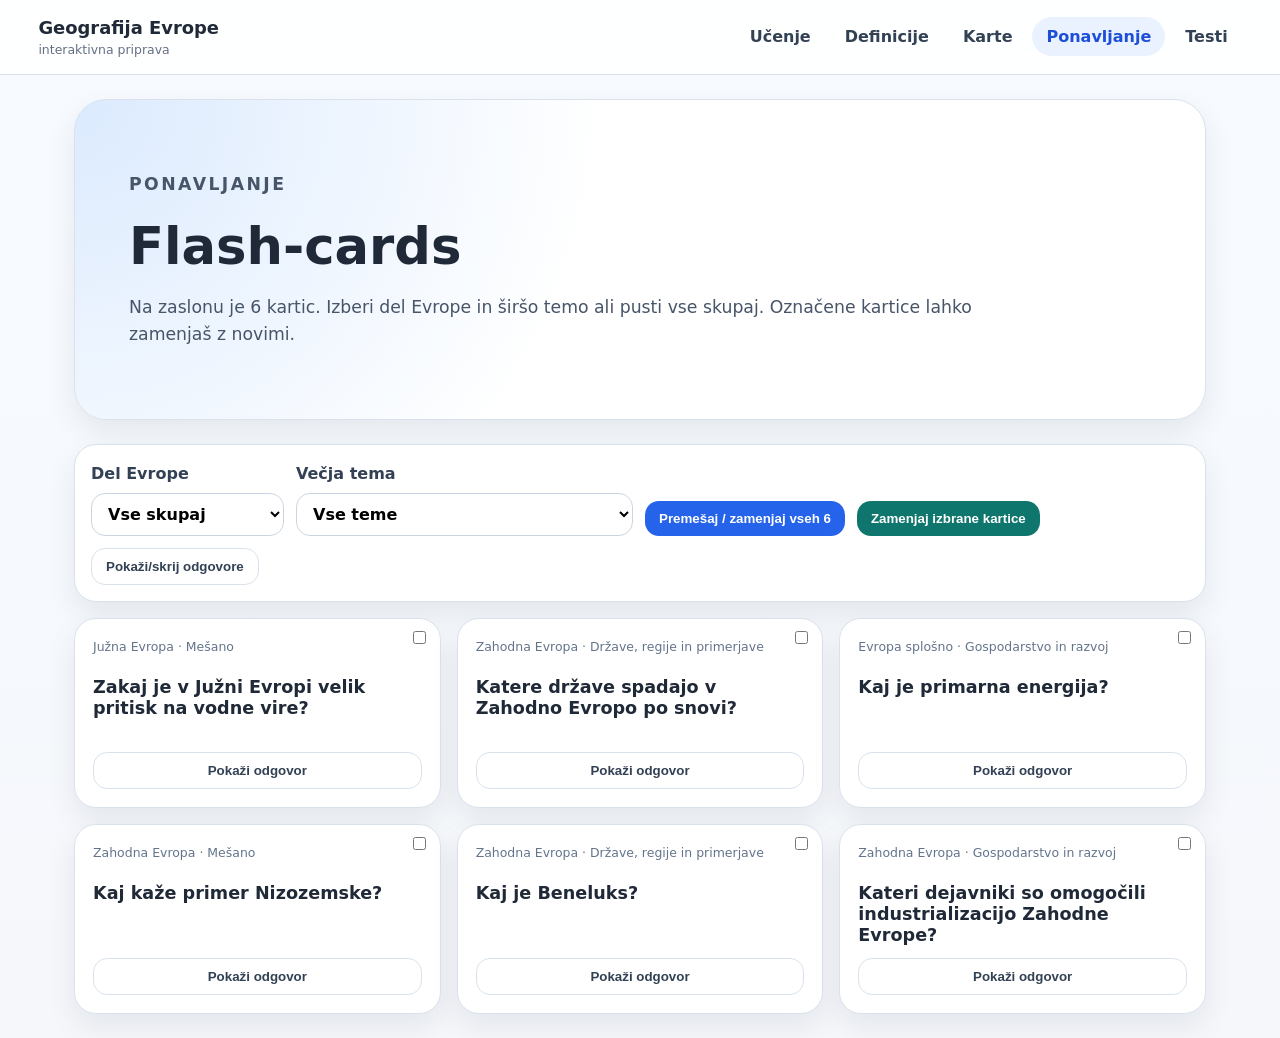
<file: ponavljanje/flashcards.html>
<!DOCTYPE html>
<html lang="sl"><head><meta charset="utf-8"/><meta content="width=device-width, initial-scale=1" name="viewport"/><title>Flash-cards</title><link href="../assets/css/styles.css" rel="stylesheet"/></head><body><header class="site-header">
<div class="brand"><a href="../index.html">Geografija Evrope</a><span>interaktivna priprava</span></div>
<button aria-label="Odpri meni" class="burger">☰</button>
<nav class="top-nav">
<a class="" href="../ucenje/evropa.html">Učenje</a>
<a class="" href="../definicije.html">Definicije</a>
<a class="" href="../karte.html">Karte</a>
<div class="nav-dd"><a class="active" href="../ponavljanje/top-vprasanja.html">Ponavljanje</a><div class="dd-menu"><a href="../ponavljanje/top-vprasanja.html">Top vprašanja</a><a href="../ponavljanje/flashcards.html">Flash-cards</a></div></div>
<a class="" href="../testi.html">Testi</a>
</nav>
</header><main class="layout no-side"><section class="content"><section class="hero"><div><p class="kicker">Ponavljanje</p><h1>Flash-cards</h1><p>Na zaslonu je 6 kartic. Izberi del Evrope in širšo temo ali pusti vse skupaj. Označene kartice lahko zamenjaš z novimi.</p></div></section><div class="flash-controls"><label>Del Evrope<select id="regionFilter"><option value="all">Vse skupaj</option><option>Evropa splošno</option><option>Južna Evropa</option><option>Severna Evropa</option><option>Zahodna Evropa</option></select></label><label>Večja tema<select id="themeFilter"><option value="all">Vse teme</option><option>Naravnogeografske značilnosti</option><option>Družbenogeografske značilnosti</option><option>Gospodarstvo in razvoj</option><option>Okoljski problemi in procesi</option><option>Države, regije in primerjave</option><option>Karte, grafi in klimogrami</option></select></label><button class="btn" id="shuffleCards">Premešaj / zamenjaj vseh 6</button><button class="btn secondary" id="replaceSelected">Zamenjaj izbrane kartice</button><button class="btn ghost" id="showAnswers">Pokaži/skrij odgovore</button></div><div class="flash-grid" id="flashcards"></div></section></main><script src="../assets/js/main.js"></script><script>window.FLASHCARDS_URL="../assets/data/flashcards.json";</script><script src="../assets/js/flashcards.js"></script></body></html>
</file>
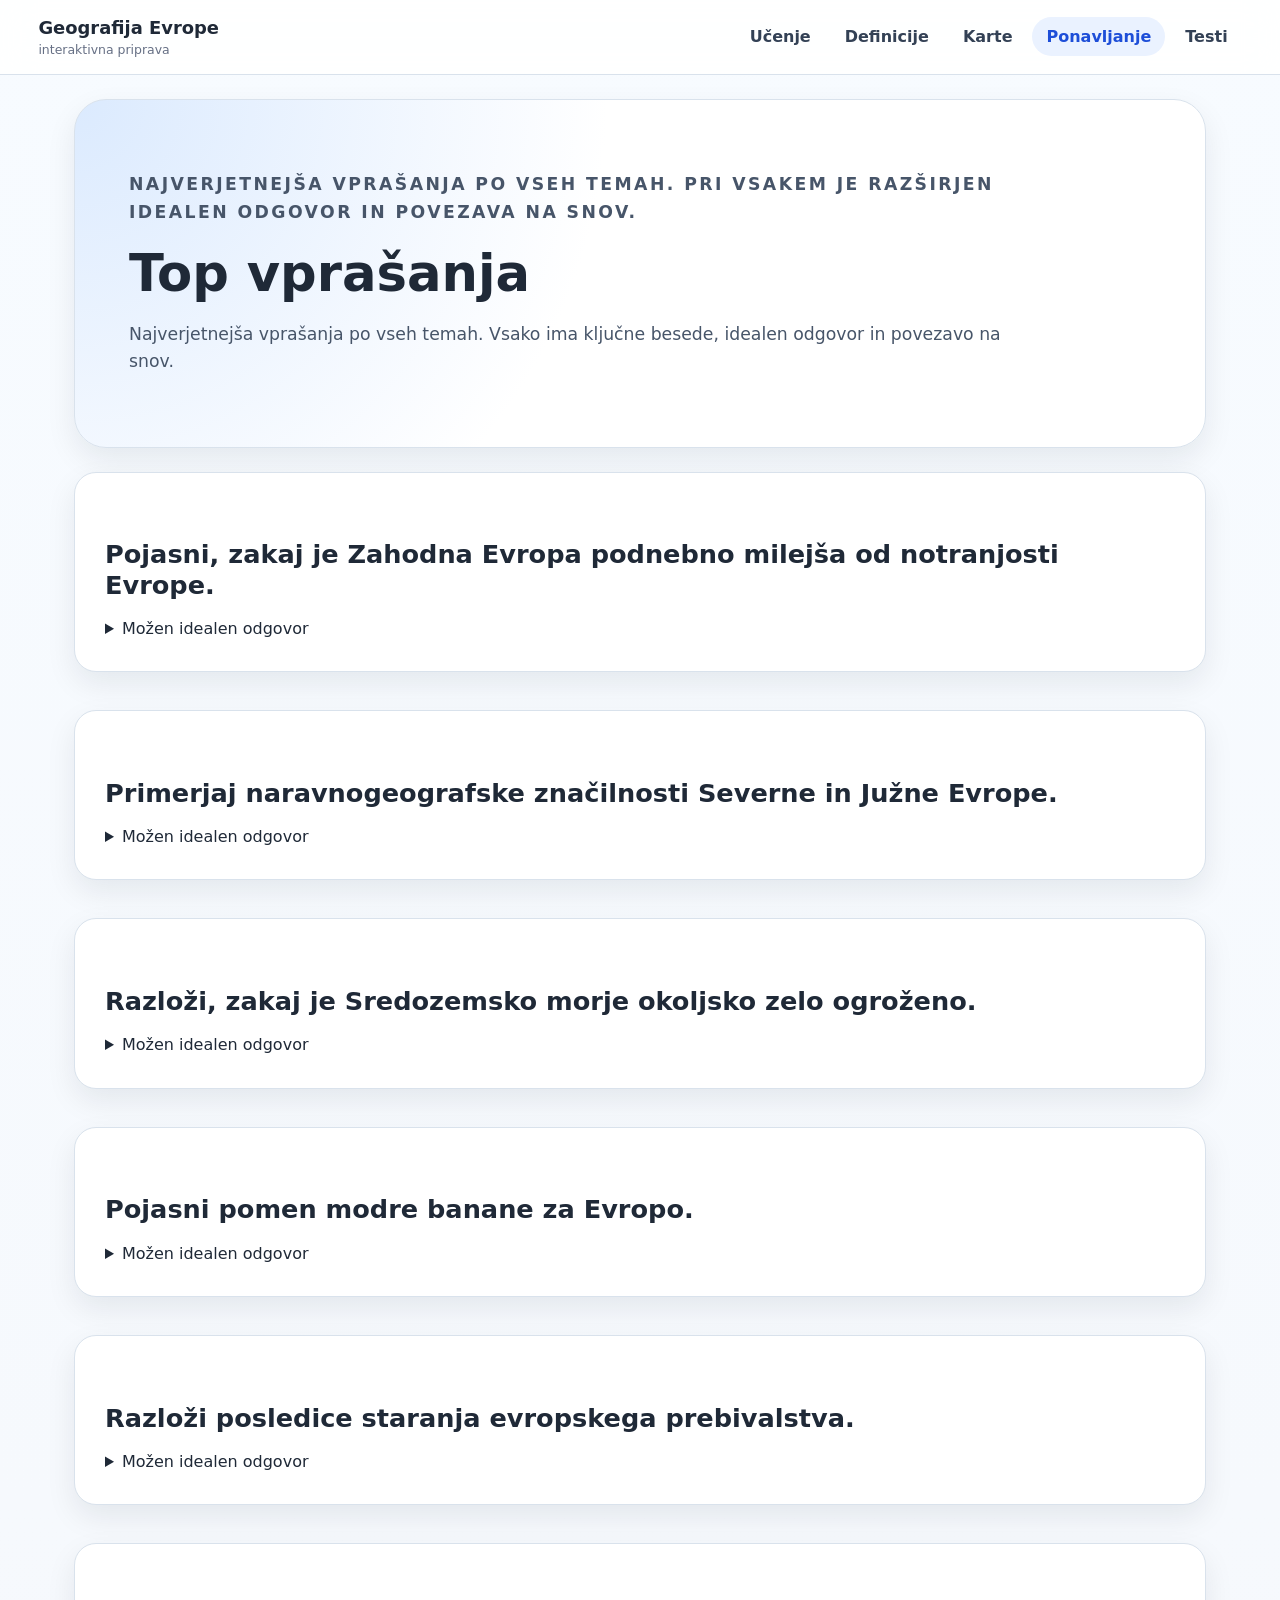
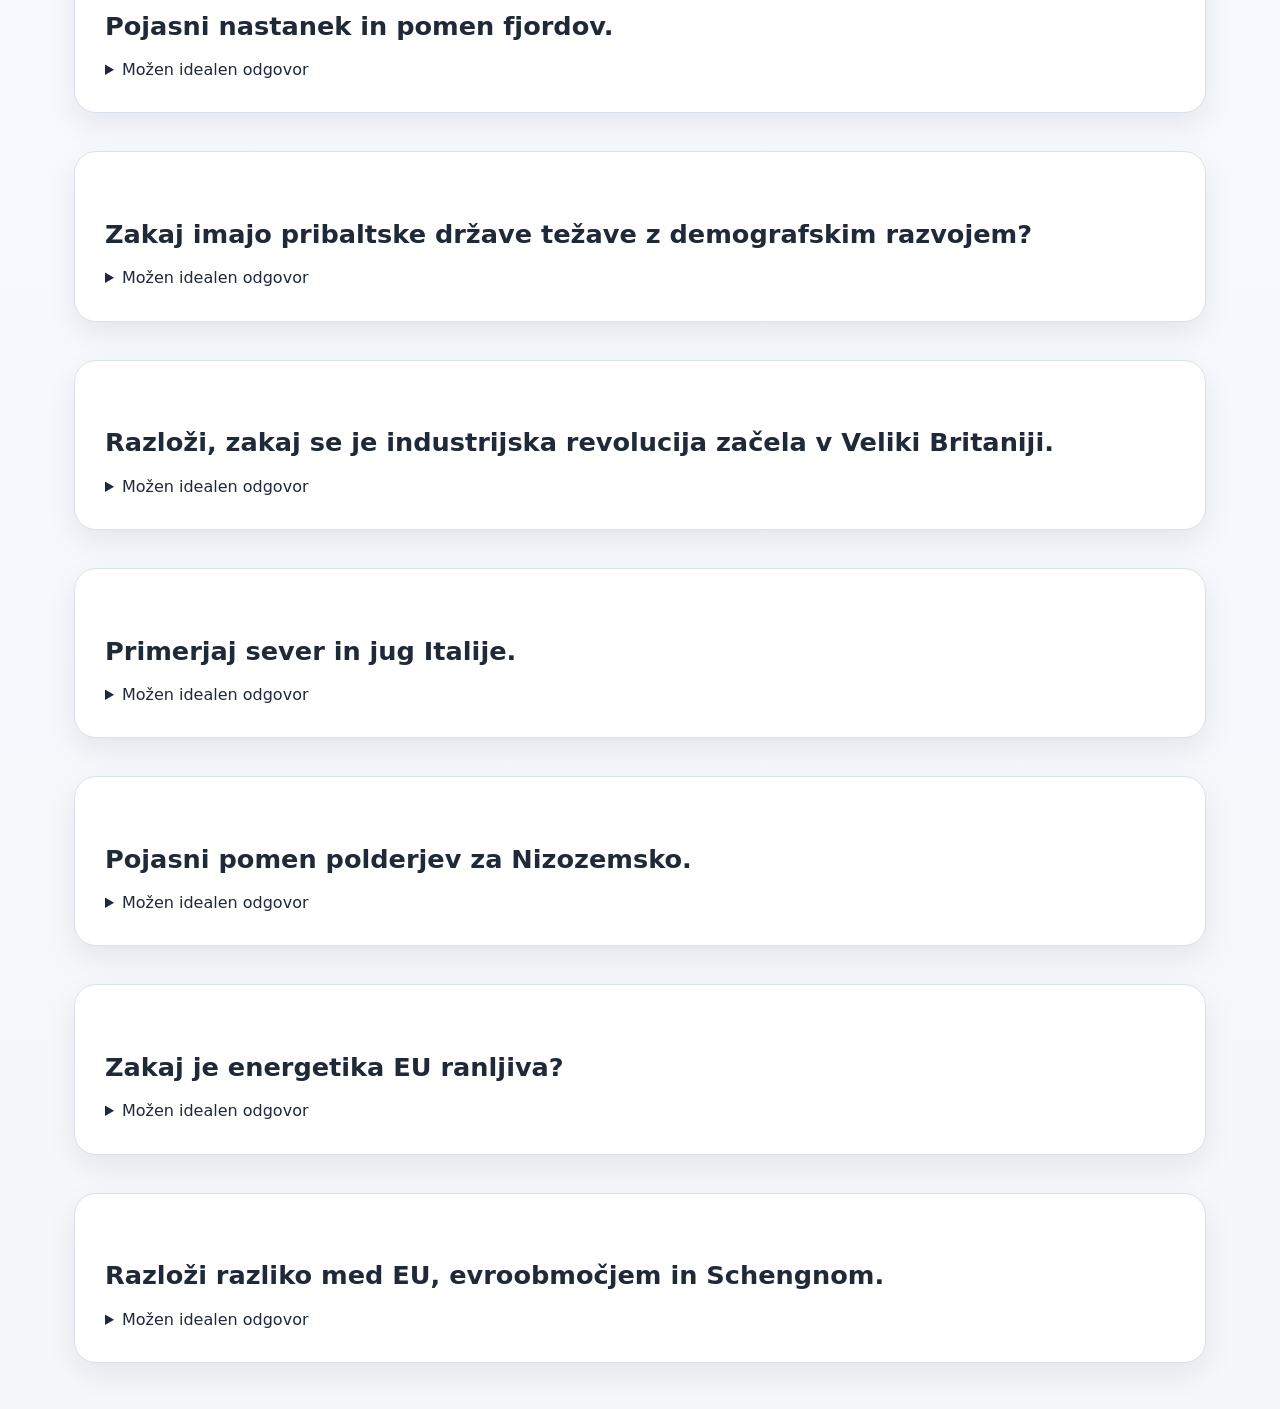
<file: ponavljanje/top-vprasanja.html>
<!DOCTYPE html>

<html lang="sl"><head><meta charset="utf-8"/><meta content="width=device-width, initial-scale=1" name="viewport"/><title>Top vprašanja</title><link href="../assets/css/styles.css" rel="stylesheet"/></head><body><header class="site-header">
<div class="brand"><a href="../index.html">Geografija Evrope</a><span>interaktivna priprava</span></div>
<button aria-label="Odpri meni" class="burger">☰</button>
<nav class="top-nav">
<a class="" href="../ucenje/evropa.html">Učenje</a>
<a class="" href="../definicije.html">Definicije</a>
<a class="" href="../karte.html">Karte</a>
<div class="nav-dd"><a class="active" href="../ponavljanje/top-vprasanja.html">Ponavljanje</a><div class="dd-menu"><a href="../ponavljanje/top-vprasanja.html">Top vprašanja</a><a href="../ponavljanje/flashcards.html">Flash-cards</a></div></div>
<a class="" href="../testi.html">Testi</a>
</nav>
</header><main class="layout no-side"><section class="content"><section class="hero"><div><p class="kicker">Najverjetnejša vprašanja po vseh temah. Pri vsakem je razširjen idealen odgovor in povezava na snov.</p><h1>Top vprašanja</h1><p>Najverjetnejša vprašanja po vseh temah. Vsako ima ključne besede, idealen odgovor in povezavo na snov.</p></div></section><div class="question-list"><article class="topq"><h2>Pojasni, zakaj je Zahodna Evropa podnebno milejša od notranjosti Evrope.</h2><details><summary>Možen idealen odgovor</summary><p>Zahodna Evropa je pod močnim vplivom Atlantskega oceana, zato ima bolj oceansko podnebje kot notranjost celine. Topli Severnoatlantski tok ogreva zračne mase nad oceanom, stalni zahodni vetrovi pa ta vlažen in razmeroma topel zrak prinašajo nad kopno. Posledica so milejše zime, manj vroča poletja, večja količina padavin skozi vse leto in manjše temperaturne razlike med letnimi časi. Proti vzhodu vpliv morja slabi, zato postaja podnebje bolj celinsko: zime so hladnejše, poletja toplejša, letna temperaturna amplituda pa večja.</p><a href="../ucenje/zahodna-evropa.html#podnebje">Preberi več v snovi</a></details></article><article class="topq"><h2>Primerjaj naravnogeografske značilnosti Severne in Južne Evrope.</h2><details><summary>Možen idealen odgovor</summary><p>Severna Evropa ima zelo stare zgradbene enote, kot sta Baltski ščit in Ruska plošča, ter močan vpliv pleistocenske poledenitve. Zato so značilni fjordi, fjelli, morene, grbinasti otočki in številna ledeniška jezera. Podnebje je odvisno od geografske širine, Severnoatlantskega toka, Skandinavskega gorovja in oddaljenosti od morja. Južna Evropa je nasprotno območje mladonagubanih gorstev, ki so nastala zaradi stika Afriške in Evrazijske plošče, zato so pogosti potresi in aktiven vulkanizem. Zanjo je značilno sredozemsko podnebje z vročim suhim poletjem, milo zimo in poletno sušo, rastlinstvo pa je pogosto prilagojeno sušnim razmeram ali degradirano v makijo in garigo.</p><a href="../ucenje/severna-evropa.html#povrsje">Preberi več v snovi</a></details></article><article class="topq"><h2>Razloži, zakaj je Sredozemsko morje okoljsko zelo ogroženo.</h2><details><summary>Možen idealen odgovor</summary><p>Sredozemsko morje je skoraj zaprto morje, zato se voda z Atlantikom izmenjuje počasi. Onesnaženje se zato težje razredči in dlje ostane v morskem okolju. Hkrati so obale gosto poseljene in gospodarsko zelo obremenjene: razviti so množični turizem, pristanišča, industrija, pomorski promet, intenzivno kmetijstvo in ladijski turizem. Iz teh dejavnosti prihajajo odpadne vode, plastika in mikroplastika, naftni madeži ter druga onesnažila. Ker je Sredozemlje hkrati najpomembnejše turistično območje na svetu, se pritisk na obale in morje poleti še poveča.</p><a href="../ucenje/juzna-evropa.html#sredozemlje">Preberi več v snovi</a></details></article><article class="topq"><h2>Pojasni pomen modre banane za Evropo.</h2><details><summary>Možen idealen odgovor</summary><p>Modra banana je najpomembnejše osrednje območje Evrope. V njem se prekrivajo velika gostota prebivalstva, močna urbanizacija, pomembna industrijska in storitvena središča, sedeži podjetij, finančne dejavnosti in gosto prometno omrežje. Ker povezuje območja od jugovzhodne Anglije prek Beneluksa in Porurja do severne Italije, je to jedro evropske gospodarske moči. Posledično v ta območja pogosto prihajajo investicije in priseljenci, medtem ko robna območja gospodarsko in demografsko zaostajajo.</p><a href="../ucenje/evropa.html#regionalne-razlike">Preberi več v snovi</a></details></article><article class="topq"><h2>Razloži posledice staranja evropskega prebivalstva.</h2><details><summary>Možen idealen odgovor</summary><p>Staranje prebivalstva pomeni, da se povečuje delež starejših, delež mladih in delovno aktivnih pa se zmanjšuje. To povzroča pomanjkanje delovne sile in večji pritisk na pokojninski ter zdravstveni sistem, saj mora manj aktivnih prebivalcev vzdrževati več starejših. Države zato pogosto spodbujajo daljšo delovno aktivnost, tehnološke prilagoditve in priseljevanje delovne sile. Demografsko staranje vpliva tudi na prostor: več je potreb po zdravstveni oskrbi, domovih za starejše in prilagojeni infrastrukturi.</p><a href="../ucenje/evropa.html#prebivalstvo">Preberi več v snovi</a></details></article><article class="topq"><h2>Pojasni nastanek in pomen fjordov.</h2><details><summary>Možen idealen odgovor</summary><p>Fjord nastane, ko ledenik med ledeno dobo z erozijo poglobi in razširi rečno dolino v koritasto dolino. Ko se ledenik umakne in se gladina morja dvigne oziroma dolino zalije morje, nastane dolg, ozek in globok morski zaliv. Fjordi so značilni za Norveško obalo. Pomembni so, ker močno razčlenijo obalo, otežujejo cestni promet, usmerjajo poselitev v obalni pas in so zelo privlačni za turizem. Zaradi globine lahko ponekod omogočajo tudi dobra pristanišča.</p><a href="../ucenje/severna-evropa.html#poledenitev">Preberi več v snovi</a></details></article><article class="topq"><h2>Zakaj imajo pribaltske države težave z demografskim razvojem?</h2><details><summary>Možen idealen odgovor</summary><p>Pribaltske države imajo demografske težave zaradi kombinacije izseljevanja in nizkega naravnega prirasta. Po osamosvojitvi se je del slovanskega oziroma rusko govorečega prebivalstva izselil v Rusijo ali druge izvorne države. Prehod v tržno gospodarstvo je bil boleč, po vstopu v EU leta 2004 in po finančni krizi 2008 pa se je okrepilo izseljevanje mladih v zahodno Evropo in Ameriko. Ker se hkrati rodi malo otrok, se prebivalstvo zlasti v Litvi in Latviji hitro zmanjšuje.</p><a href="../ucenje/severna-evropa.html#pribaltske">Preberi več v snovi</a></details></article><article class="topq"><h2>Razloži, zakaj se je industrijska revolucija začela v Veliki Britaniji.</h2><details><summary>Možen idealen odgovor</summary><p>Industrijska revolucija se je začela v Veliki Britaniji, ker so se tam povezali ugodni gospodarski, naravni in zgodovinski dejavniki. Kmetijska revolucija je povečala pridelavo hrane in sprostila del delovne sile s podeželja. Zaloge premoga in železove rude so omogočile razvoj težke industrije, pristanišča in železnice pa so olajšali promet surovin in izdelkov. Kolonije so zagotavljale surovine in tržišča. Zaradi teh povezav je bil prehod iz ročne v strojno proizvodnjo najprej mogoč prav v Angliji.</p><a href="../ucenje/zahodna-evropa.html#razvoj">Preberi več v snovi</a></details></article><article class="topq"><h2>Primerjaj sever in jug Italije.</h2><details><summary>Možen idealen odgovor</summary><p>Sever Italije je gospodarsko razvitejši, ima boljšo infrastrukturo, bolj kakovostne storitve, močnejšo industrijo, več delovnih mest in višji življenjski standard. Jug Italije oziroma Mezzogiorno je revnejši, gospodarsko manj razvit, z manj delovnimi možnostmi, slabšimi prometnimi povezavami, depopulacijo in večjim vplivom organiziranega kriminala. Razlike so posledica zgodovinskega razvoja, različne stopnje industrializacije, neenakih vlaganj in slabših naravnih ter gospodarskih možnosti juga.</p><a href="../ucenje/juzna-evropa.html#procesi">Preberi več v snovi</a></details></article><article class="topq"><h2>Pojasni pomen polderjev za Nizozemsko.</h2><details><summary>Možen idealen odgovor</summary><p>Polderji so za Nizozemsko zelo pomembni, ker je velik del države nizko ležeč ali celo pod morsko gladino. Z nasipi, izsuševanjem in črpanjem vode so pridobili nova zemljišča za kmetijstvo, poselitev, promet in gospodarstvo. Hkrati pa polderji pomenijo stalno odvisnost od protipoplavne zaščite. Če nasipi, črpalke ali zapornice ne delujejo, so ta območja poplavno ogrožena, zato je upravljanje voda ena ključnih nalog nizozemske države.</p><a href="../ucenje/zahodna-evropa.html#beneluks">Preberi več v snovi</a></details></article><article class="topq"><h2>Zakaj je energetika EU ranljiva?</h2><details><summary>Možen idealen odgovor</summary><p>Energetika EU je ranljiva, ker EU porabi več energije, kot je sama proizvede. Zlasti nafta in zemeljski plin sta pomembna pri končni porabi, vendar ju EU večinoma uvaža. To pomeni odvisnost od zunanjih dobaviteljev, cen na svetovnem trgu in političnih razmer. Po rusko-ukrajinski vojni se je zmanjšal uvoz iz Rusije, povečal pa se je pomen Norveške, ZDA in drugih dobaviteljev. Ranljivost se zmanjšuje z več obnovljivimi viri, večjo energetsko učinkovitostjo in razpršitvijo dobaviteljev.</p><a href="../ucenje/evropa.html#energetika">Preberi več v snovi</a></details></article><article class="topq"><h2>Razloži razliko med EU, evroobmočjem in Schengnom.</h2><details><summary>Možen idealen odgovor</summary><p>Evropska unija je politično-ekonomska zveza 27 držav, ki sodelujejo na področjih gospodarstva, zakonodaje, regionalnega razvoja, okolja in drugih politik. Evroobmočje je ožja skupina držav, ki kot uradno valuto uporabljajo evro, zato ni enako celotni EU. Schengensko območje pa je prostor prostega gibanja brez rednih kontrol na notranjih mejah, z okrepljenim nadzorom zunanje meje. Ti trije pojmi se prekrivajo, vendar niso enaki: država je lahko v EU, pa ni v evroobmočju ali Schengnu.</p><a href="../ucenje/evropa.html#eu">Preberi več v snovi</a></details></article></div></section></main><script src="../assets/js/main.js"></script></body></html>
</file>
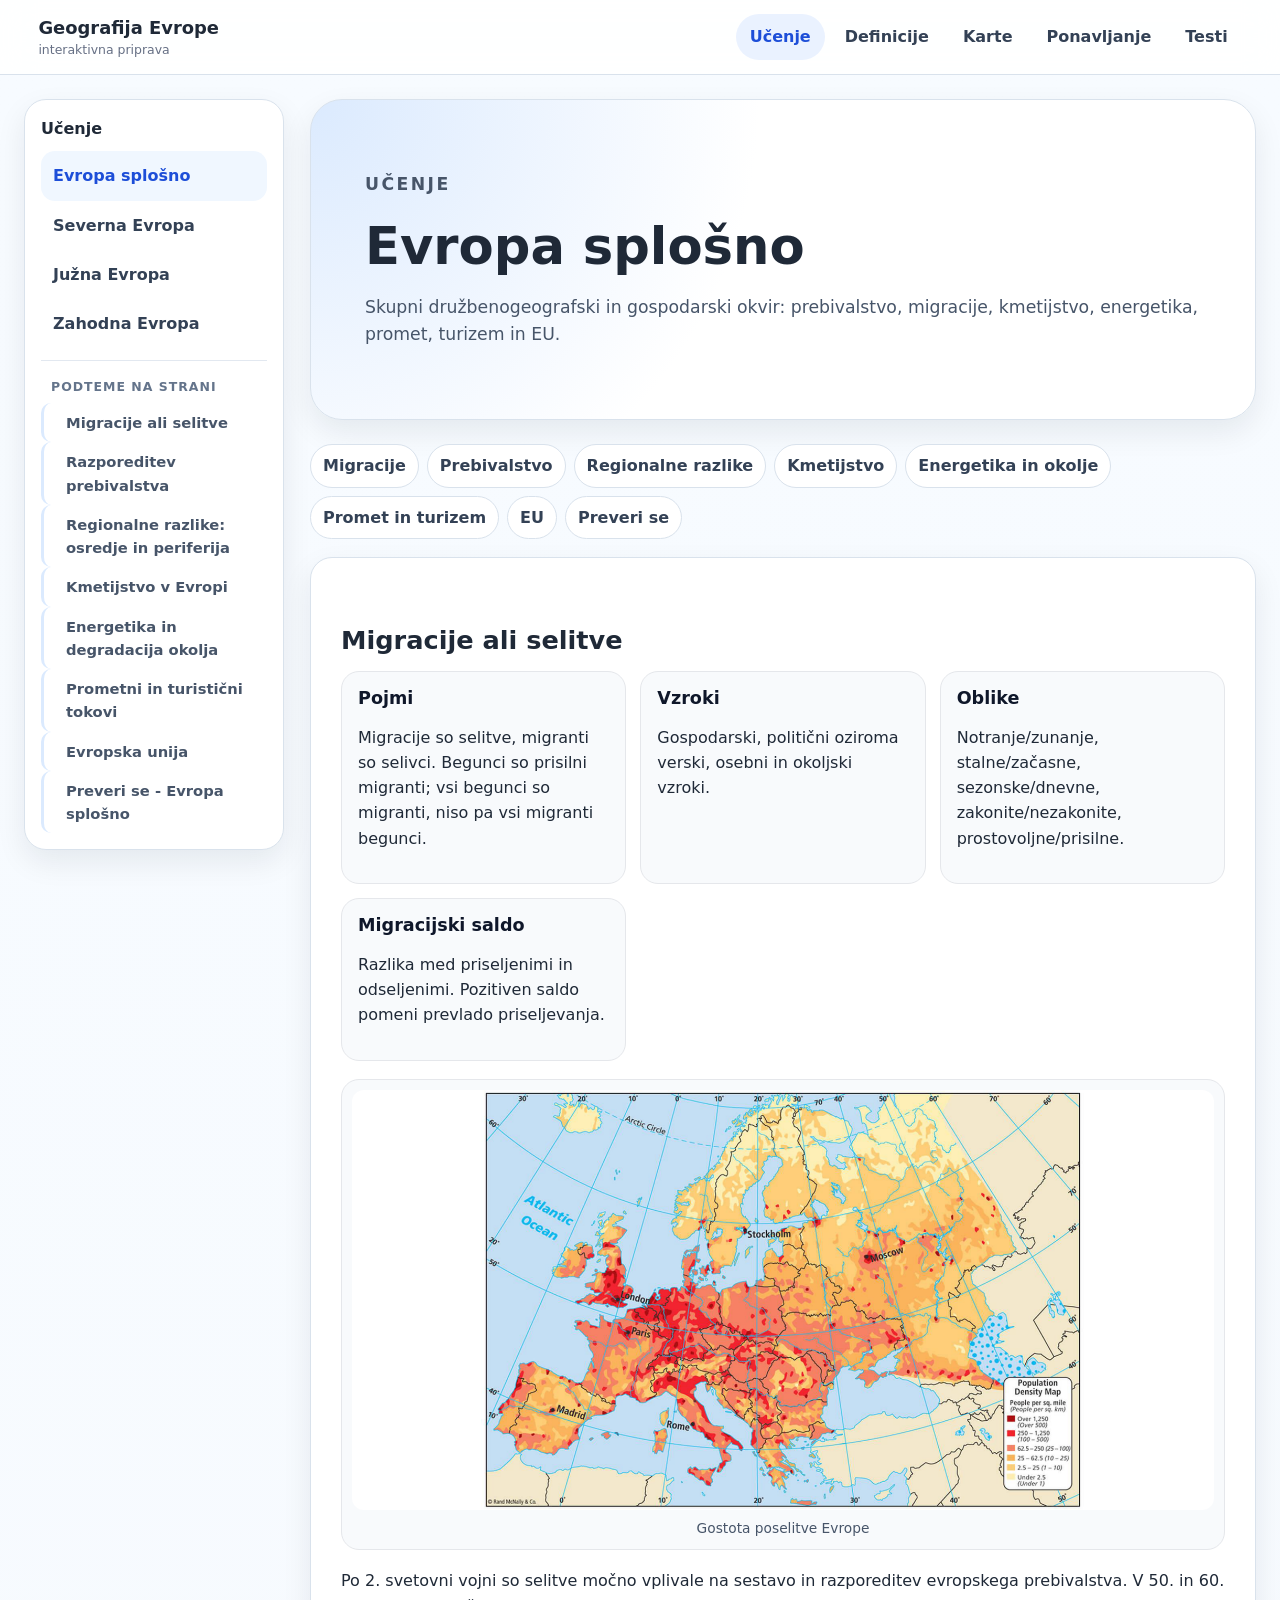
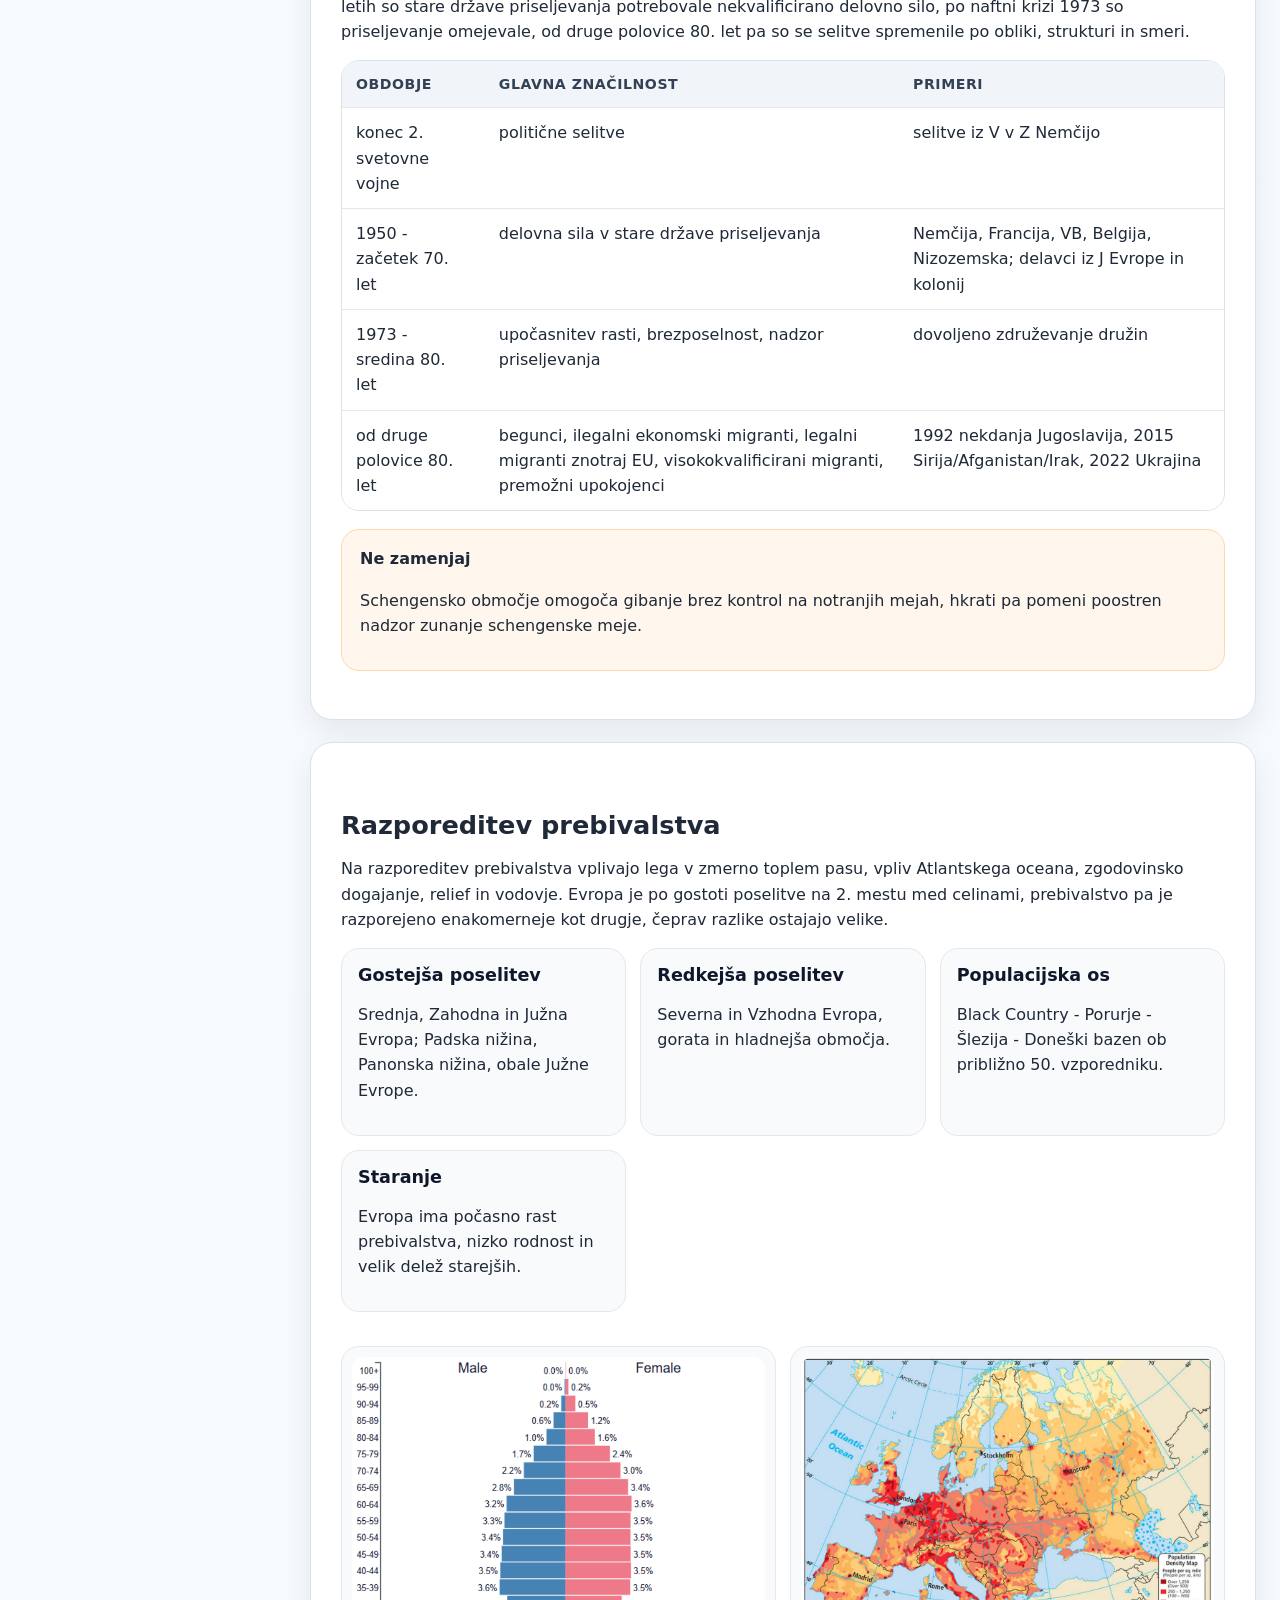
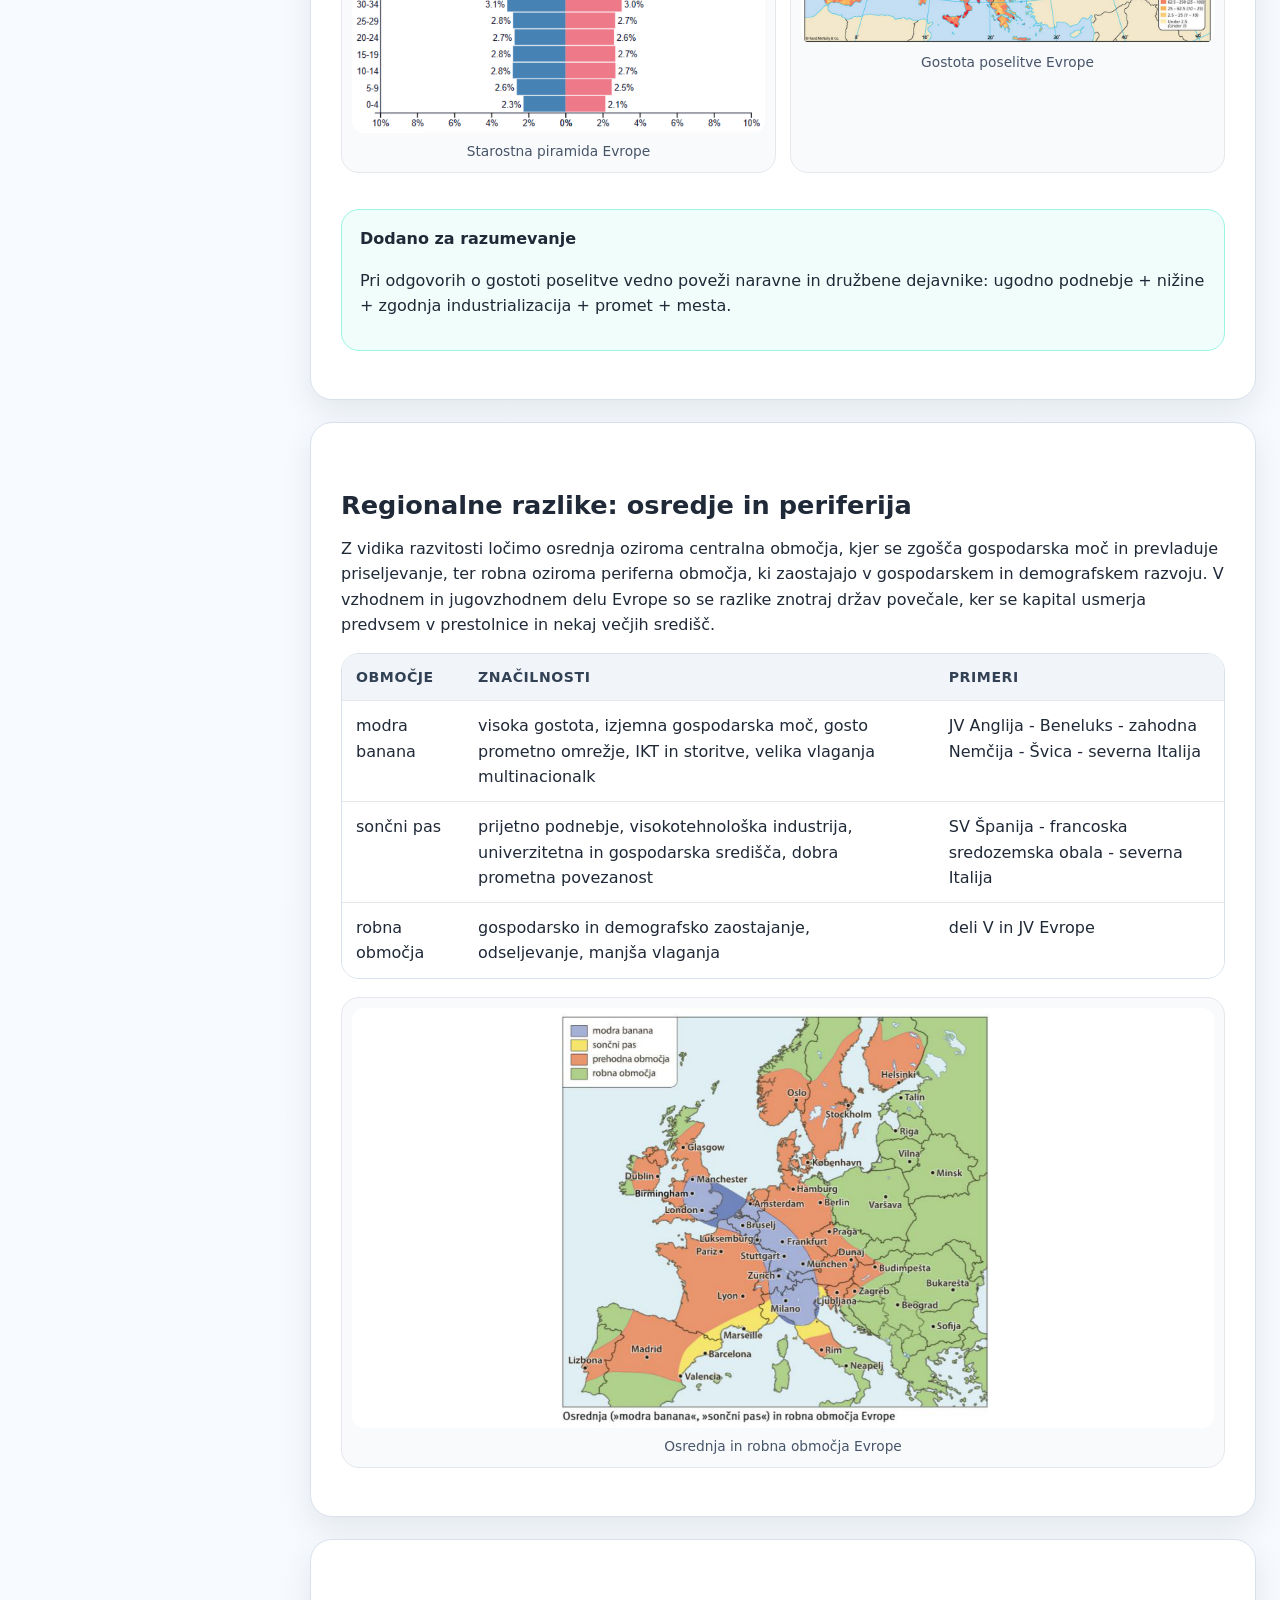
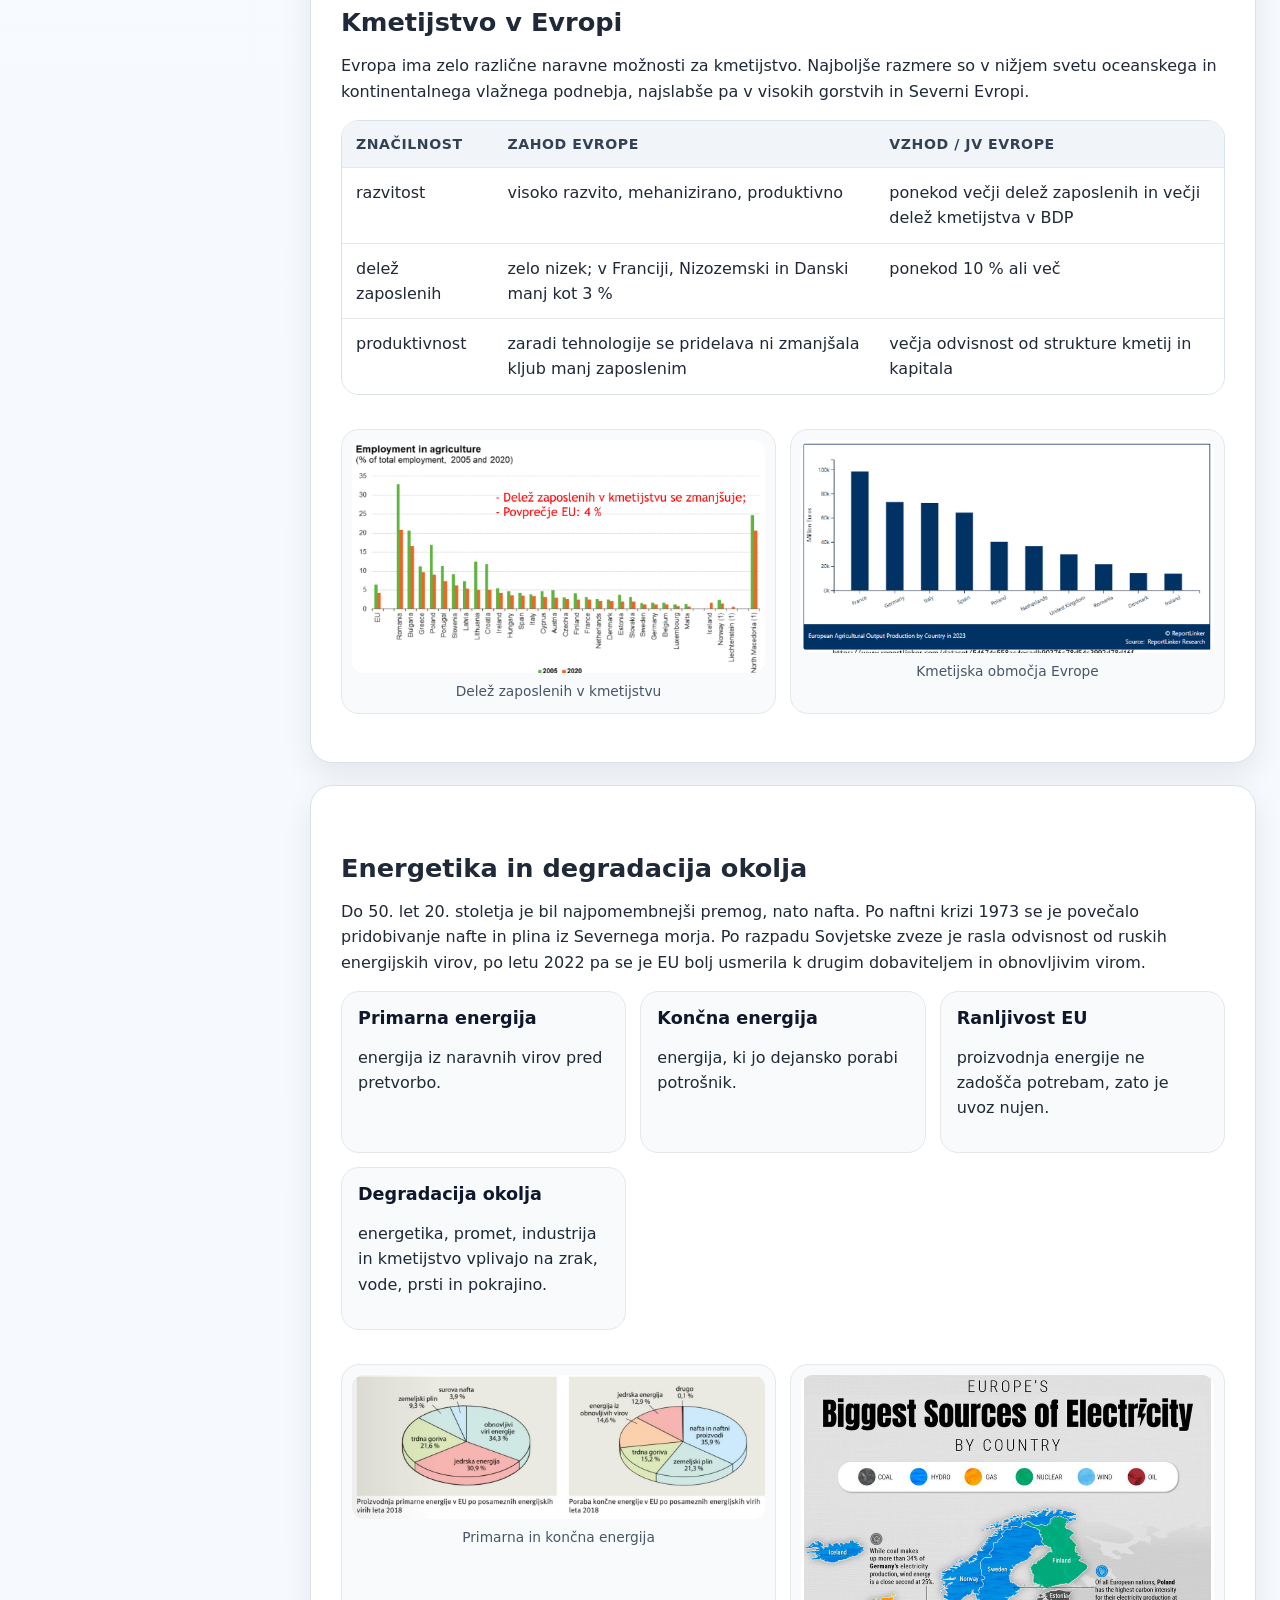
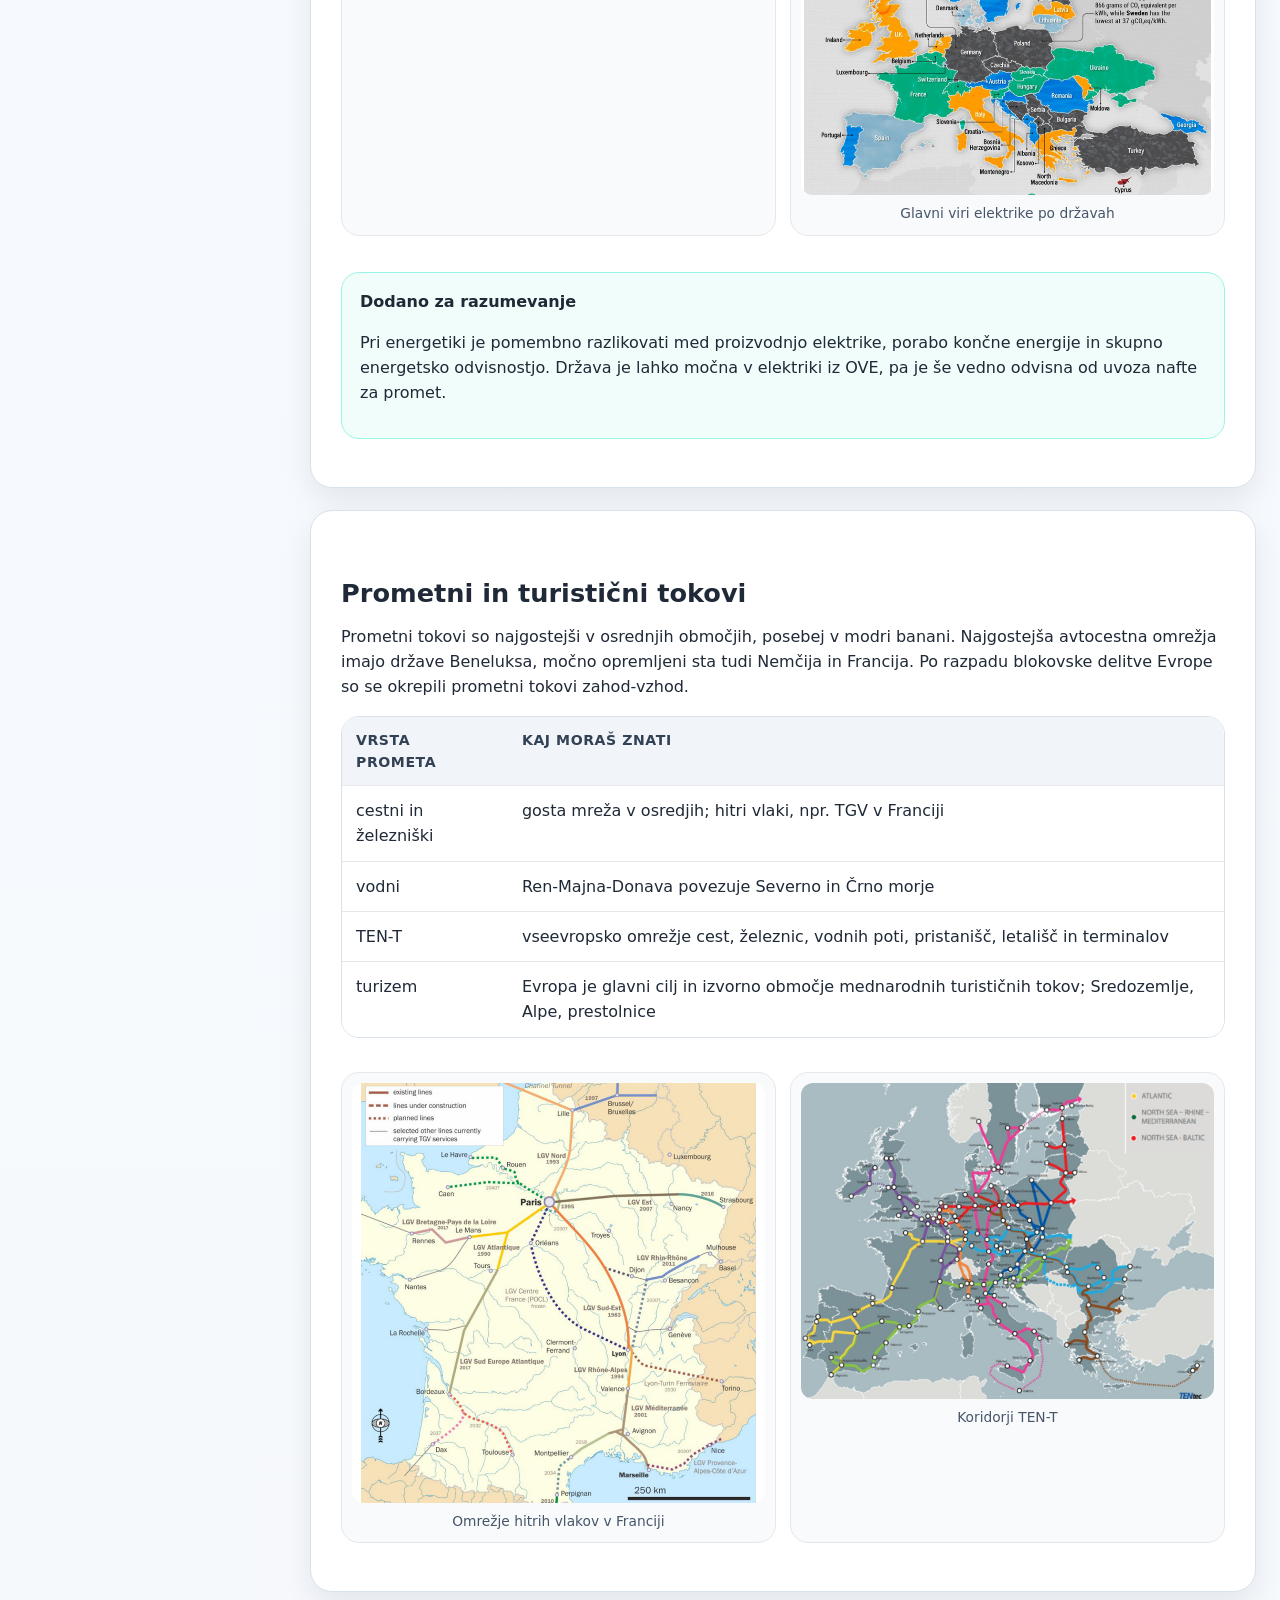
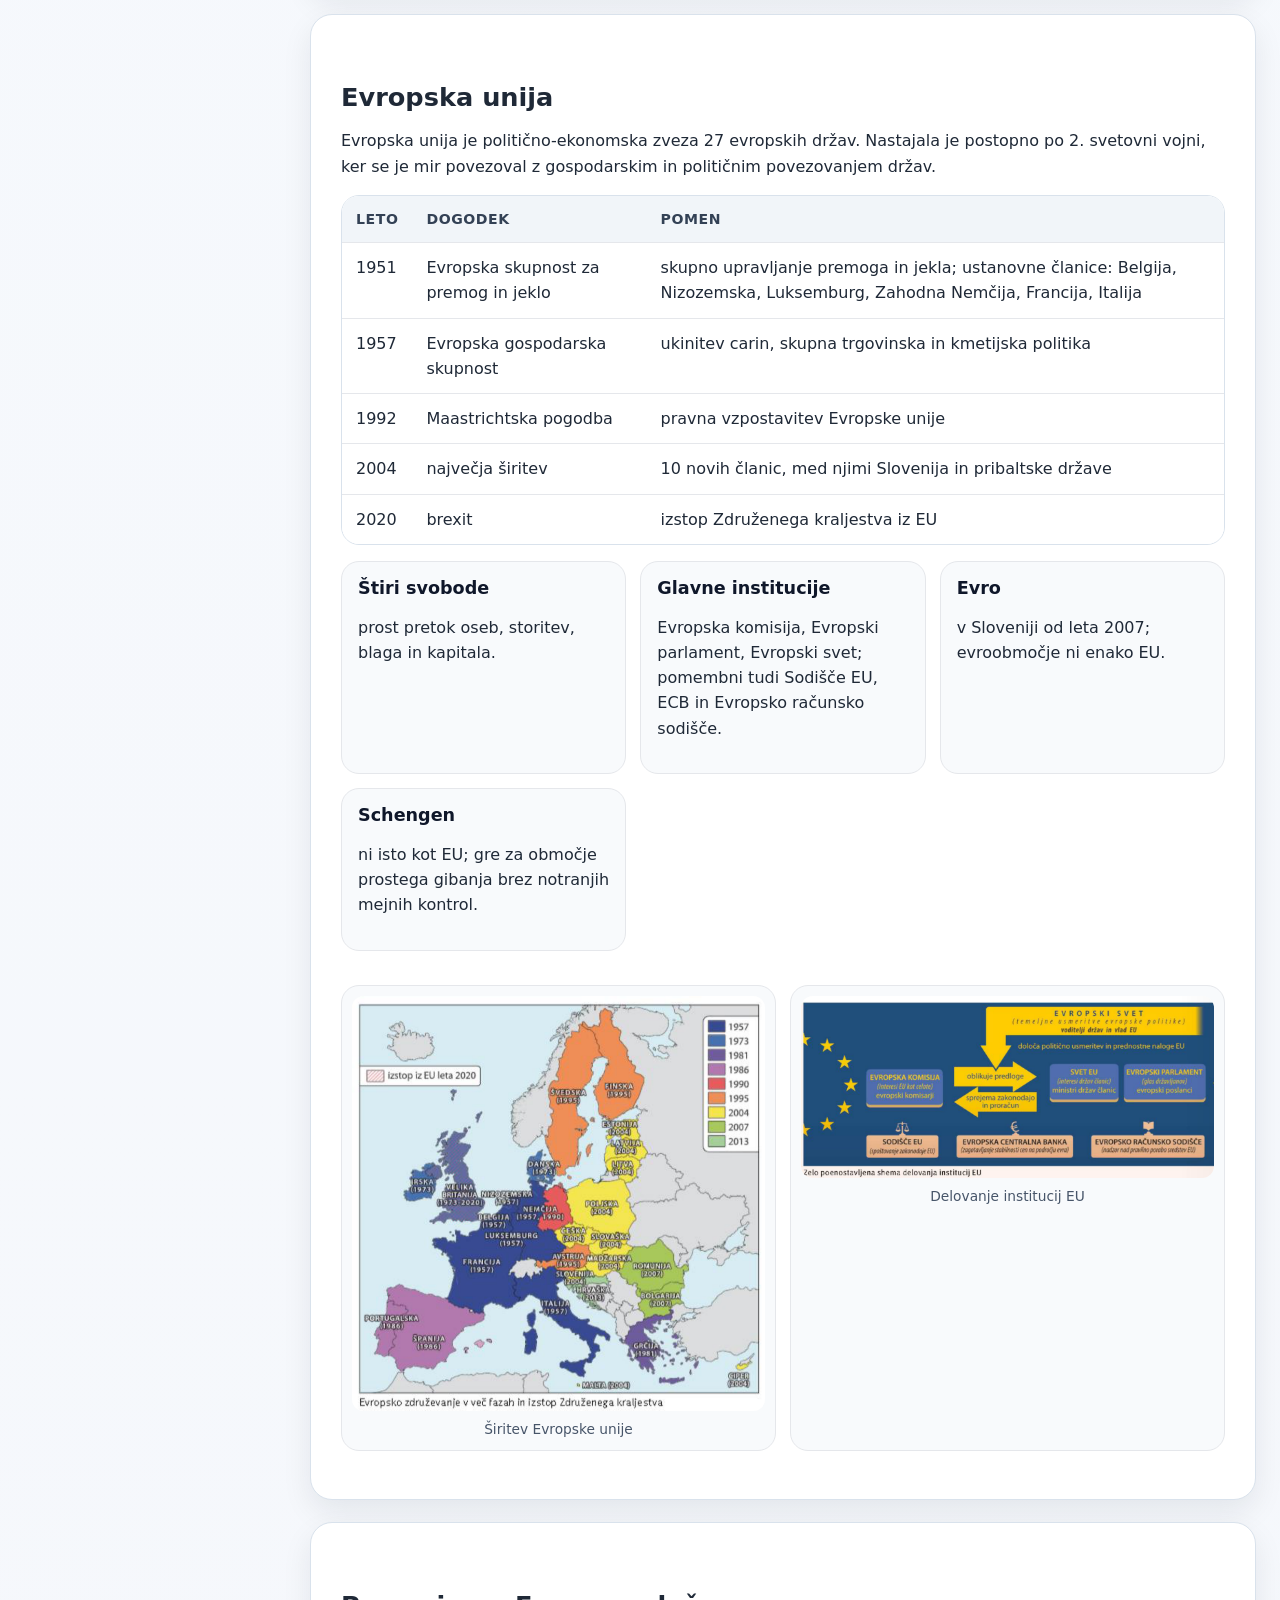
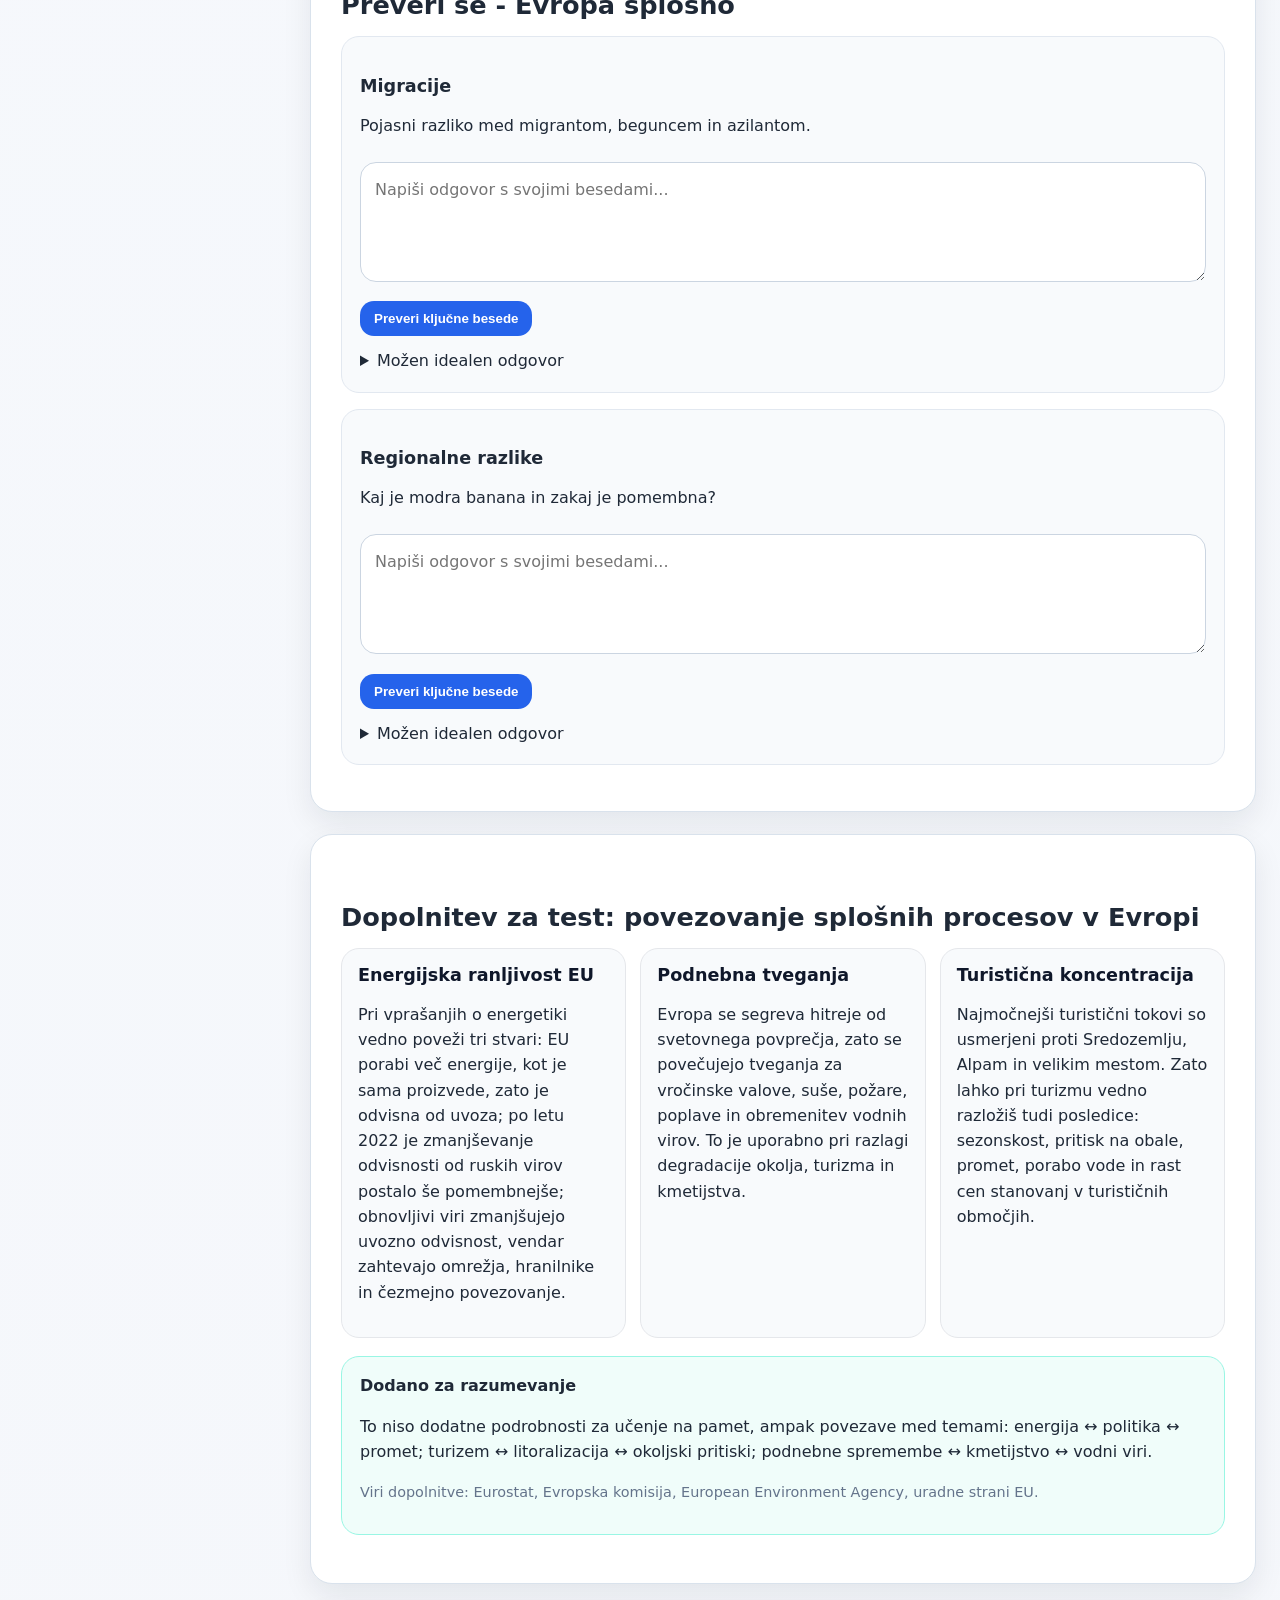
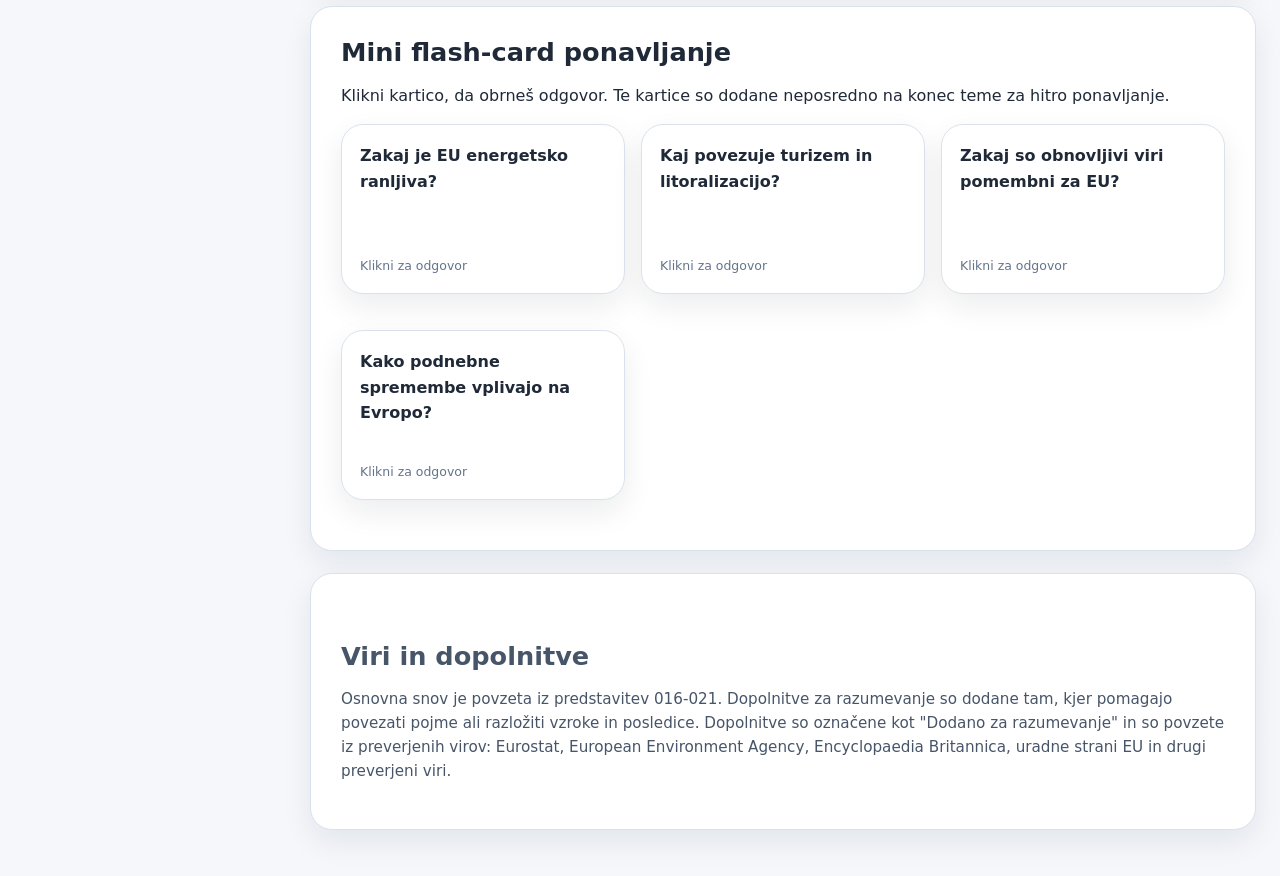
<file: ucenje/evropa.html>
<!DOCTYPE html>

<html lang="sl"><head><meta charset="utf-8"/><meta content="width=device-width, initial-scale=1" name="viewport"/><title>Evropa splošno</title><link href="../assets/css/styles.css" rel="stylesheet"/></head><body><header class="site-header">
<div class="brand"><a href="../index.html">Geografija Evrope</a><span>interaktivna priprava</span></div>
<button aria-label="Odpri meni" class="burger">☰</button>
<nav class="top-nav">
<a class="active" href="../ucenje/evropa.html">Učenje</a>
<a class="" href="../definicije.html">Definicije</a>
<a class="" href="../karte.html">Karte</a>
<div class="nav-dd"><a class="" href="../ponavljanje/top-vprasanja.html">Ponavljanje</a><div class="dd-menu"><a href="../ponavljanje/top-vprasanja.html">Top vprašanja</a><a href="../ponavljanje/flashcards.html">Flash-cards</a></div></div>
<a class="" href="../testi.html">Testi</a>
</nav>
</header><main class="layout"><button aria-expanded="false" class="subnav-toggle">☰ Podteme snovi</button><aside class="sidebar"><div class="side-title">Učenje</div><a class="current" href="evropa.html">Evropa splošno</a><a href="severna-evropa.html">Severna Evropa</a><a href="juzna-evropa.html">Južna Evropa</a><a href="zahodna-evropa.html">Zahodna Evropa</a><div class="side-divider"></div><div class="side-subtitle">Podteme na strani</div><a class="sublink" href="#migracije">Migracije ali selitve</a><a class="sublink" href="#prebivalstvo">Razporeditev prebivalstva</a><a class="sublink" href="#regionalne-razlike">Regionalne razlike: osredje in periferija</a><a class="sublink" href="#kmetijstvo">Kmetijstvo v Evropi</a><a class="sublink" href="#energetika">Energetika in degradacija okolja</a><a class="sublink" href="#promet">Prometni in turistični tokovi</a><a class="sublink" href="#eu">Evropska unija</a><a class="sublink" href="#preveri">Preveri se - Evropa splošno</a></aside><section class="content"><section class="hero"><div><p class="kicker">Učenje</p><h1>Evropa splošno</h1><p>Skupni družbenogeografski in gospodarski okvir: prebivalstvo, migracije, kmetijstvo, energetika, promet, turizem in EU.</p></div></section><div class="toc"><a href="#migracije">Migracije</a><a href="#prebivalstvo">Prebivalstvo</a><a href="#regionalne-razlike">Regionalne razlike</a><a href="#kmetijstvo">Kmetijstvo</a><a href="#energetika">Energetika in okolje</a><a href="#promet">Promet in turizem</a><a href="#eu">EU</a><a href="#preveri">Preveri se</a></div><section class="learn-section" id="migracije"><h2>Migracije ali selitve</h2><div class="cards"><article class="card"><h3>Pojmi</h3><p>Migracije so selitve, migranti so selivci. Begunci so prisilni migranti; vsi begunci so migranti, niso pa vsi migranti begunci.</p></article><article class="card"><h3>Vzroki</h3><p>Gospodarski, politični oziroma verski, osebni in okoljski vzroki.</p></article><article class="card"><h3>Oblike</h3><p>Notranje/zunanje, stalne/začasne, sezonske/dnevne, zakonite/nezakonite, prostovoljne/prisilne.</p></article><article class="card"><h3>Migracijski saldo</h3><p>Razlika med priseljenimi in odseljenimi. Pozitiven saldo pomeni prevlado priseljevanja.</p></article></div><figure class="fig"><img alt="Gostota poselitve Evrope" src="../assets/images/gostota_poselitve_evrope.png"/><figcaption>Gostota poselitve Evrope</figcaption></figure><p>Po 2. svetovni vojni so selitve močno vplivale na sestavo in razporeditev evropskega prebivalstva. V 50. in 60. letih so stare države priseljevanja potrebovale nekvalificirano delovno silo, po naftni krizi 1973 so priseljevanje omejevale, od druge polovice 80. let pa so se selitve spremenile po obliki, strukturi in smeri.</p><div class="table-wrap"><table><thead><tr><th>Obdobje</th><th>Glavna značilnost</th><th>Primeri</th></tr></thead><tbody><tr><td>konec 2. svetovne vojne</td><td>politične selitve</td><td>selitve iz V v Z Nemčijo</td></tr><tr><td>1950 - začetek 70. let</td><td>delovna sila v stare države priseljevanja</td><td>Nemčija, Francija, VB, Belgija, Nizozemska; delavci iz J Evrope in kolonij</td></tr><tr><td>1973 - sredina 80. let</td><td>upočasnitev rasti, brezposelnost, nadzor priseljevanja</td><td>dovoljeno združevanje družin</td></tr><tr><td>od druge polovice 80. let</td><td>begunci, ilegalni ekonomski migranti, legalni migranti znotraj EU, visokokvalificirani migranti, premožni upokojenci</td><td>1992 nekdanja Jugoslavija, 2015 Sirija/Afganistan/Irak, 2022 Ukrajina</td></tr></tbody></table></div><div class="warning"><strong>Ne zamenjaj</strong><p>Schengensko območje omogoča gibanje brez kontrol na notranjih mejah, hkrati pa pomeni poostren nadzor zunanje schengenske meje.</p></div></section><section class="learn-section" id="prebivalstvo"><h2>Razporeditev prebivalstva</h2><p>Na razporeditev prebivalstva vplivajo lega v zmerno toplem pasu, vpliv Atlantskega oceana, zgodovinsko dogajanje, relief in vodovje. Evropa je po gostoti poselitve na 2. mestu med celinami, prebivalstvo pa je razporejeno enakomerneje kot drugje, čeprav razlike ostajajo velike.</p><div class="cards"><article class="card"><h3>Gostejša poselitev</h3><p>Srednja, Zahodna in Južna Evropa; Padska nižina, Panonska nižina, obale Južne Evrope.</p></article><article class="card"><h3>Redkejša poselitev</h3><p>Severna in Vzhodna Evropa, gorata in hladnejša območja.</p></article><article class="card"><h3>Populacijska os</h3><p>Black Country - Porurje - Šlezija - Doneški bazen ob približno 50. vzporedniku.</p></article><article class="card"><h3>Staranje</h3><p>Evropa ima počasno rast prebivalstva, nizko rodnost in velik delež starejših.</p></article></div><div class="grid-2"><figure class="fig"><img alt="Starostna piramida Evrope" src="../assets/images/starostna_piramida_evrope.png"/><figcaption>Starostna piramida Evrope</figcaption></figure><figure class="fig"><img alt="Gostota poselitve Evrope" src="../assets/images/gostota_poselitve_evrope.png"/><figcaption>Gostota poselitve Evrope</figcaption></figure></div><div class="add"><strong>Dodano za razumevanje</strong><p>Pri odgovorih o gostoti poselitve vedno poveži naravne in družbene dejavnike: ugodno podnebje + nižine + zgodnja industrializacija + promet + mesta.</p></div></section><section class="learn-section" id="regionalne-razlike"><h2>Regionalne razlike: osredje in periferija</h2><p>Z vidika razvitosti ločimo osrednja oziroma centralna območja, kjer se zgošča gospodarska moč in prevladuje priseljevanje, ter robna oziroma periferna območja, ki zaostajajo v gospodarskem in demografskem razvoju. V vzhodnem in jugovzhodnem delu Evrope so se razlike znotraj držav povečale, ker se kapital usmerja predvsem v prestolnice in nekaj večjih središč.</p><div class="table-wrap"><table><thead><tr><th>Območje</th><th>Značilnosti</th><th>Primeri</th></tr></thead><tbody><tr><td>modra banana</td><td>visoka gostota, izjemna gospodarska moč, gosto prometno omrežje, IKT in storitve, velika vlaganja multinacionalk</td><td>JV Anglija - Beneluks - zahodna Nemčija - Švica - severna Italija</td></tr><tr><td>sončni pas</td><td>prijetno podnebje, visokotehnološka industrija, univerzitetna in gospodarska središča, dobra prometna povezanost</td><td>SV Španija - francoska sredozemska obala - severna Italija</td></tr><tr><td>robna območja</td><td>gospodarsko in demografsko zaostajanje, odseljevanje, manjša vlaganja</td><td>deli V in JV Evrope</td></tr></tbody></table></div><figure class="fig"><img alt="Osrednja in robna območja Evrope" src="../assets/images/osrednja_robna_obmocja.png"/><figcaption>Osrednja in robna območja Evrope</figcaption></figure></section><section class="learn-section" id="kmetijstvo"><h2>Kmetijstvo v Evropi</h2><p>Evropa ima zelo različne naravne možnosti za kmetijstvo. Najboljše razmere so v nižjem svetu oceanskega in kontinentalnega vlažnega podnebja, najslabše pa v visokih gorstvih in Severni Evropi.</p><div class="table-wrap"><table><thead><tr><th>Značilnost</th><th>Zahod Evrope</th><th>Vzhod / JV Evrope</th></tr></thead><tbody><tr><td>razvitost</td><td>visoko razvito, mehanizirano, produktivno</td><td>ponekod večji delež zaposlenih in večji delež kmetijstva v BDP</td></tr><tr><td>delež zaposlenih</td><td>zelo nizek; v Franciji, Nizozemski in Danski manj kot 3 %</td><td>ponekod 10 % ali več</td></tr><tr><td>produktivnost</td><td>zaradi tehnologije se pridelava ni zmanjšala kljub manj zaposlenim</td><td>večja odvisnost od strukture kmetij in kapitala</td></tr></tbody></table></div><div class="grid-2"><figure class="fig"><img alt="Delež zaposlenih v kmetijstvu" src="../assets/images/zaposleni_kmetijstvo_evropa.png"/><figcaption>Delež zaposlenih v kmetijstvu</figcaption></figure><figure class="fig"><img alt="Kmetijska območja Evrope" src="../assets/images/kmetijska_raba_evropa.png"/><figcaption>Kmetijska območja Evrope</figcaption></figure></div></section><section class="learn-section" id="energetika"><h2>Energetika in degradacija okolja</h2><p>Do 50. let 20. stoletja je bil najpomembnejši premog, nato nafta. Po naftni krizi 1973 se je povečalo pridobivanje nafte in plina iz Severnega morja. Po razpadu Sovjetske zveze je rasla odvisnost od ruskih energijskih virov, po letu 2022 pa se je EU bolj usmerila k drugim dobaviteljem in obnovljivim virom.</p><div class="cards"><article class="card"><h3>Primarna energija</h3><p>energija iz naravnih virov pred pretvorbo.</p></article><article class="card"><h3>Končna energija</h3><p>energija, ki jo dejansko porabi potrošnik.</p></article><article class="card"><h3>Ranljivost EU</h3><p>proizvodnja energije ne zadošča potrebam, zato je uvoz nujen.</p></article><article class="card"><h3>Degradacija okolja</h3><p>energetika, promet, industrija in kmetijstvo vplivajo na zrak, vode, prsti in pokrajino.</p></article></div><div class="grid-2"><figure class="fig"><img alt="Primarna in končna energija" src="../assets/images/energija_primarna_koncna.png"/><figcaption>Primarna in končna energija</figcaption></figure><figure class="fig"><img alt="Glavni viri elektrike po državah" src="../assets/images/viri_elektrike_evropa.png"/><figcaption>Glavni viri elektrike po državah</figcaption></figure></div><div class="add"><strong>Dodano za razumevanje</strong><p>Pri energetiki je pomembno razlikovati med proizvodnjo elektrike, porabo končne energije in skupno energetsko odvisnostjo. Država je lahko močna v elektriki iz OVE, pa je še vedno odvisna od uvoza nafte za promet.</p></div></section><section class="learn-section" id="promet"><h2>Prometni in turistični tokovi</h2><p>Prometni tokovi so najgostejši v osrednjih območjih, posebej v modri banani. Najgostejša avtocestna omrežja imajo države Beneluksa, močno opremljeni sta tudi Nemčija in Francija. Po razpadu blokovske delitve Evrope so se okrepili prometni tokovi zahod-vzhod.</p><div class="table-wrap"><table><thead><tr><th>Vrsta prometa</th><th>Kaj moraš znati</th></tr></thead><tbody><tr><td>cestni in železniški</td><td>gosta mreža v osredjih; hitri vlaki, npr. TGV v Franciji</td></tr><tr><td>vodni</td><td>Ren-Majna-Donava povezuje Severno in Črno morje</td></tr><tr><td>TEN-T</td><td>vseevropsko omrežje cest, železnic, vodnih poti, pristanišč, letališč in terminalov</td></tr><tr><td>turizem</td><td>Evropa je glavni cilj in izvorno območje mednarodnih turističnih tokov; Sredozemlje, Alpe, prestolnice</td></tr></tbody></table></div><div class="grid-2"><figure class="fig"><img alt="Omrežje hitrih vlakov v Franciji" src="../assets/images/tgv_omrezje_francija.png"/><figcaption>Omrežje hitrih vlakov v Franciji</figcaption></figure><figure class="fig"><img alt="Koridorji TEN-T" src="../assets/images/tent_koridorji.png"/><figcaption>Koridorji TEN-T</figcaption></figure></div></section><section class="learn-section" id="eu"><h2>Evropska unija</h2><p>Evropska unija je politično-ekonomska zveza 27 evropskih držav. Nastajala je postopno po 2. svetovni vojni, ker se je mir povezoval z gospodarskim in političnim povezovanjem držav.</p><div class="table-wrap"><table><thead><tr><th>Leto</th><th>Dogodek</th><th>Pomen</th></tr></thead><tbody><tr><td>1951</td><td>Evropska skupnost za premog in jeklo</td><td>skupno upravljanje premoga in jekla; ustanovne članice: Belgija, Nizozemska, Luksemburg, Zahodna Nemčija, Francija, Italija</td></tr><tr><td>1957</td><td>Evropska gospodarska skupnost</td><td>ukinitev carin, skupna trgovinska in kmetijska politika</td></tr><tr><td>1992</td><td>Maastrichtska pogodba</td><td>pravna vzpostavitev Evropske unije</td></tr><tr><td>2004</td><td>največja širitev</td><td>10 novih članic, med njimi Slovenija in pribaltske države</td></tr><tr><td>2020</td><td>brexit</td><td>izstop Združenega kraljestva iz EU</td></tr></tbody></table></div><div class="cards"><article class="card"><h3>Štiri svobode</h3><p>prost pretok oseb, storitev, blaga in kapitala.</p></article><article class="card"><h3>Glavne institucije</h3><p>Evropska komisija, Evropski parlament, Evropski svet; pomembni tudi Sodišče EU, ECB in Evropsko računsko sodišče.</p></article><article class="card"><h3>Evro</h3><p>v Sloveniji od leta 2007; evroobmočje ni enako EU.</p></article><article class="card"><h3>Schengen</h3><p>ni isto kot EU; gre za območje prostega gibanja brez notranjih mejnih kontrol.</p></article></div><div class="grid-2"><figure class="fig"><img alt="Širitev Evropske unije" src="../assets/images/siritev_eu.png"/><figcaption>Širitev Evropske unije</figcaption></figure><figure class="fig"><img alt="Delovanje institucij EU" src="../assets/images/institucije_eu.png"/><figcaption>Delovanje institucij EU</figcaption></figure></div></section><section class="learn-section" id="preveri"><h2>Preveri se - Evropa splošno</h2><div class="check-block" data-keywords="migrant|begunec|azil|prisilni|mednarodna zaščita"><h3>Migracije</h3><p>Pojasni razliko med migrantom, beguncem in azilantom.</p><textarea placeholder="Napiši odgovor s svojimi besedami..."></textarea><button class="btn check-answer">Preveri ključne besede</button><div class="feedback"></div><details><summary>Možen idealen odgovor</summary><p>Migrant je vsak, ki se seli, ne glede na vzrok. Begunec je prisilni migrant, ki beži pred nevarnostjo, vojno ali preganjanjem. Azilant je begunec oziroma prosilec, ki v drugi državi zaprosi za mednarodno zaščito.</p><p><a href="evropa.html#migracije">Preberi več v snovi</a></p></details></div><div class="check-block" data-keywords="modra banana|gostota|gospodarska moč|promet|London|Milano"><h3>Regionalne razlike</h3><p>Kaj je modra banana in zakaj je pomembna?</p><textarea placeholder="Napiši odgovor s svojimi besedami..."></textarea><button class="btn check-answer">Preveri ključne besede</button><div class="feedback"></div><details><summary>Možen idealen odgovor</summary><p>Modra banana je najpomembnejše osrednje območje Evrope od JV Anglije prek Beneluksa, zahodne Nemčije in Švice do severne Italije. Ima visoko gostoto poselitve, veliko gospodarsko moč, gosto prometno omrežje in pomembna evropska mesta.</p><p><a href="evropa.html#regionalne-razlike">Preberi več v snovi</a></p></details></div></section>
<section class="learn-section" id="dopolnitev-evropa"><h2>Dopolnitev za test: povezovanje splošnih procesov v Evropi</h2>
<div class="cards"><article class="card"><h3>Energijska ranljivost EU</h3><p>Pri vprašanjih o energetiki vedno poveži tri stvari: EU porabi več energije, kot je sama proizvede, zato je odvisna od uvoza; po letu 2022 je zmanjševanje odvisnosti od ruskih virov postalo še pomembnejše; obnovljivi viri zmanjšujejo uvozno odvisnost, vendar zahtevajo omrežja, hranilnike in čezmejno povezovanje.</p></article><article class="card"><h3>Podnebna tveganja</h3><p>Evropa se segreva hitreje od svetovnega povprečja, zato se povečujejo tveganja za vročinske valove, suše, požare, poplave in obremenitev vodnih virov. To je uporabno pri razlagi degradacije okolja, turizma in kmetijstva.</p></article><article class="card"><h3>Turistična koncentracija</h3><p>Najmočnejši turistični tokovi so usmerjeni proti Sredozemlju, Alpam in velikim mestom. Zato lahko pri turizmu vedno razložiš tudi posledice: sezonskost, pritisk na obale, promet, porabo vode in rast cen stanovanj v turističnih območjih.</p></article></div>
<div class="add"><strong>Dodano za razumevanje</strong><p>To niso dodatne podrobnosti za učenje na pamet, ampak povezave med temami: energija ↔ politika ↔ promet; turizem ↔ litoralizacija ↔ okoljski pritiski; podnebne spremembe ↔ kmetijstvo ↔ vodni viri.</p><p class="source-note">Viri dopolnitve: Eurostat, Evropska komisija, European Environment Agency, uradne strani EU.</p></div></section>
<section class="learn-section mini-flash-section"><h2>Mini flash-card ponavljanje</h2><p>Klikni kartico, da obrneš odgovor. Te kartice so dodane neposredno na konec teme za hitro ponavljanje.</p><div class="flash-grid inline-flash"><div class="flash-card"><div class="flash-inner"><div class="flash-face flash-front"><div><strong>Zakaj je EU energetsko ranljiva?</strong></div><div class="flash-meta">Klikni za odgovor</div></div><div class="flash-face flash-back"><div>Ker mora velik del energije uvoziti, zato jo prizadenejo politične krize, cene energentov in prekinjene dobavne poti.</div><div class="flash-meta">Klikni za vprašanje</div></div></div></div><div class="flash-card"><div class="flash-inner"><div class="flash-face flash-front"><div><strong>Kaj povezuje turizem in litoralizacijo?</strong></div><div class="flash-meta">Klikni za odgovor</div></div><div class="flash-face flash-back"><div>Turizem privlači prebivalstvo, kapital in storitve na obale, zato se tam zgostita poselitev in gospodarstvo.</div><div class="flash-meta">Klikni za vprašanje</div></div></div></div><div class="flash-card"><div class="flash-inner"><div class="flash-face flash-front"><div><strong>Zakaj so obnovljivi viri pomembni za EU?</strong></div><div class="flash-meta">Klikni za odgovor</div></div><div class="flash-face flash-back"><div>Zmanjšujejo uvozno odvisnost in izpuste, hkrati pa zahtevajo dobro omrežje, skladiščenje energije in čezmejno povezovanje.</div><div class="flash-meta">Klikni za vprašanje</div></div></div></div><div class="flash-card"><div class="flash-inner"><div class="flash-face flash-front"><div><strong>Kako podnebne spremembe vplivajo na Evropo?</strong></div><div class="flash-meta">Klikni za odgovor</div></div><div class="flash-face flash-back"><div>Povečujejo vročinske valove, suše, požare, poplave in pritisk na vodne vire, kar vpliva na kmetijstvo, turizem in zdravje.</div><div class="flash-meta">Klikni za vprašanje</div></div></div></div></div></section><section class="sources"><h2>Viri in dopolnitve</h2><p>Osnovna snov je povzeta iz predstavitev 016-021. Dopolnitve za razumevanje so dodane tam, kjer pomagajo povezati pojme ali razložiti vzroke in posledice. Dopolnitve so označene kot "Dodano za razumevanje" in so povzete iz preverjenih virov: Eurostat, European Environment Agency, Encyclopaedia Britannica, uradne strani EU in drugi preverjeni viri.</p></section></section></main><script src="../assets/js/main.js"></script></body></html>
</file>
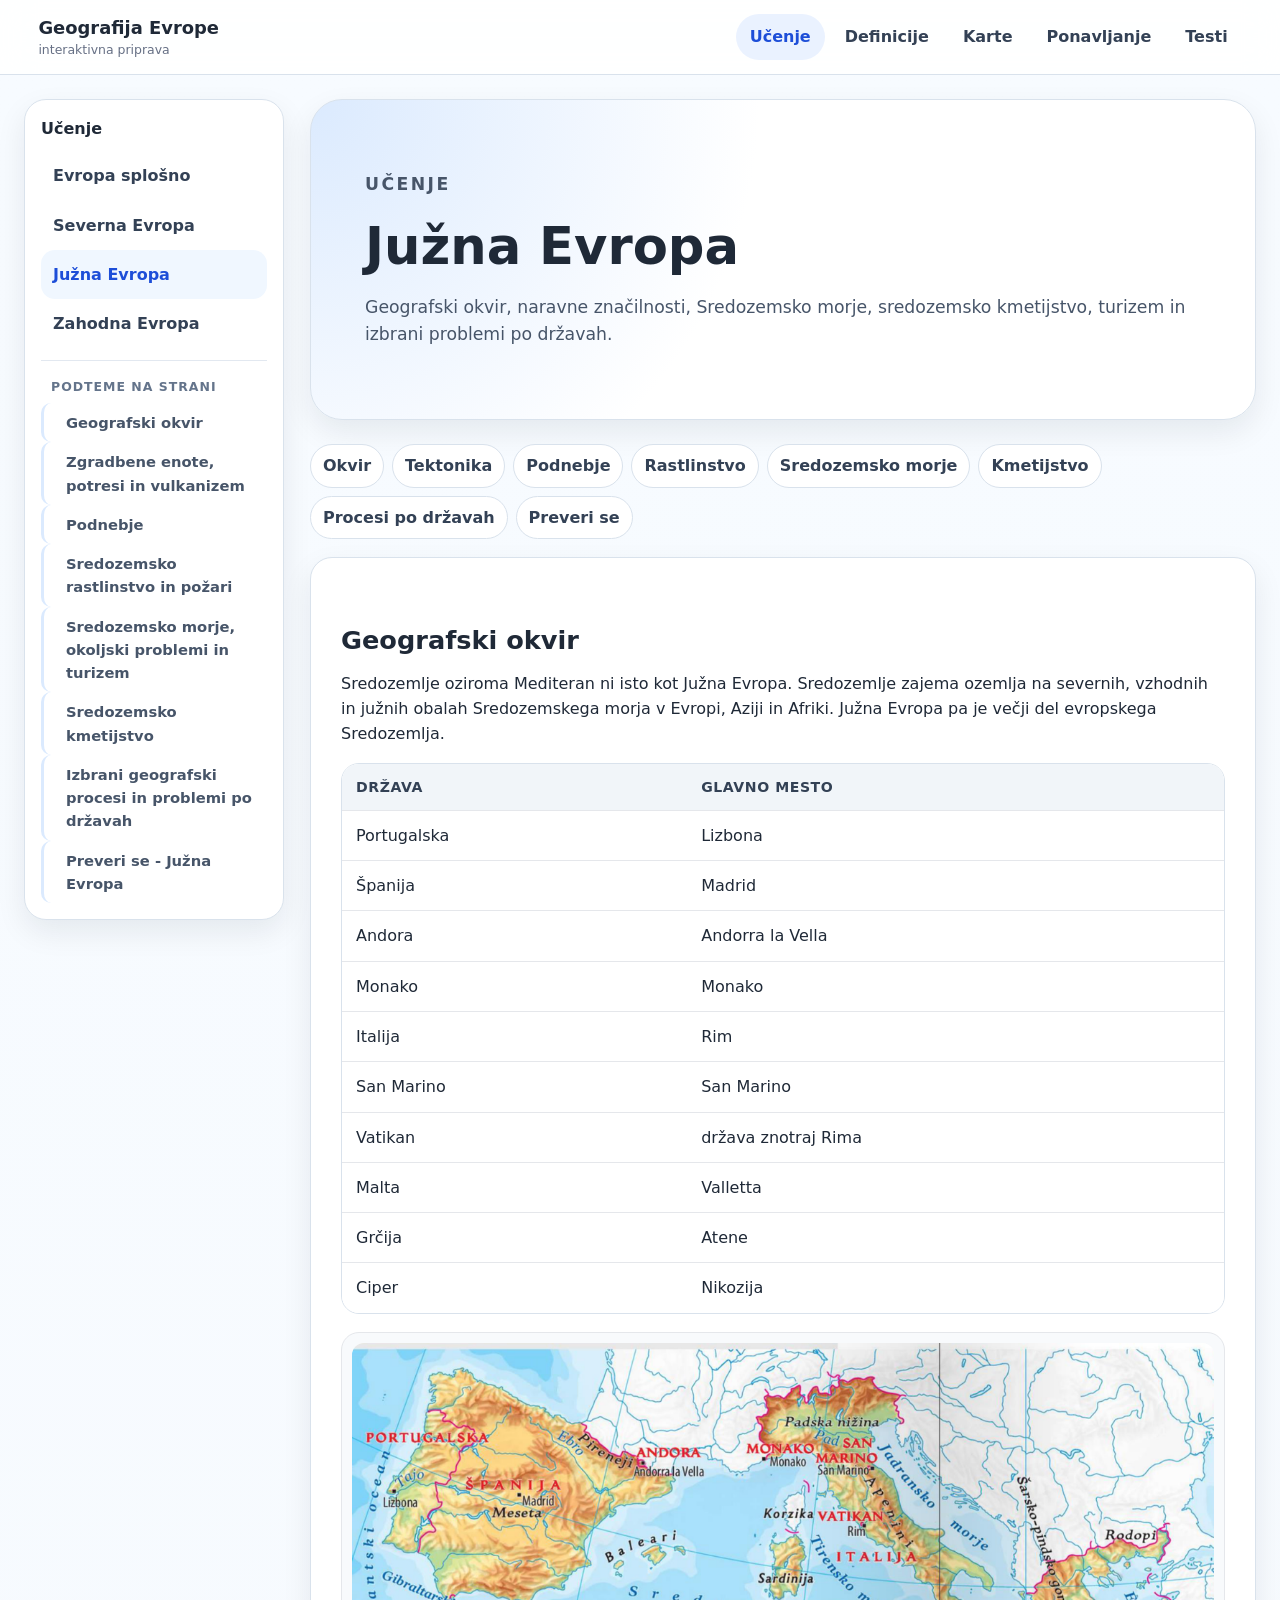
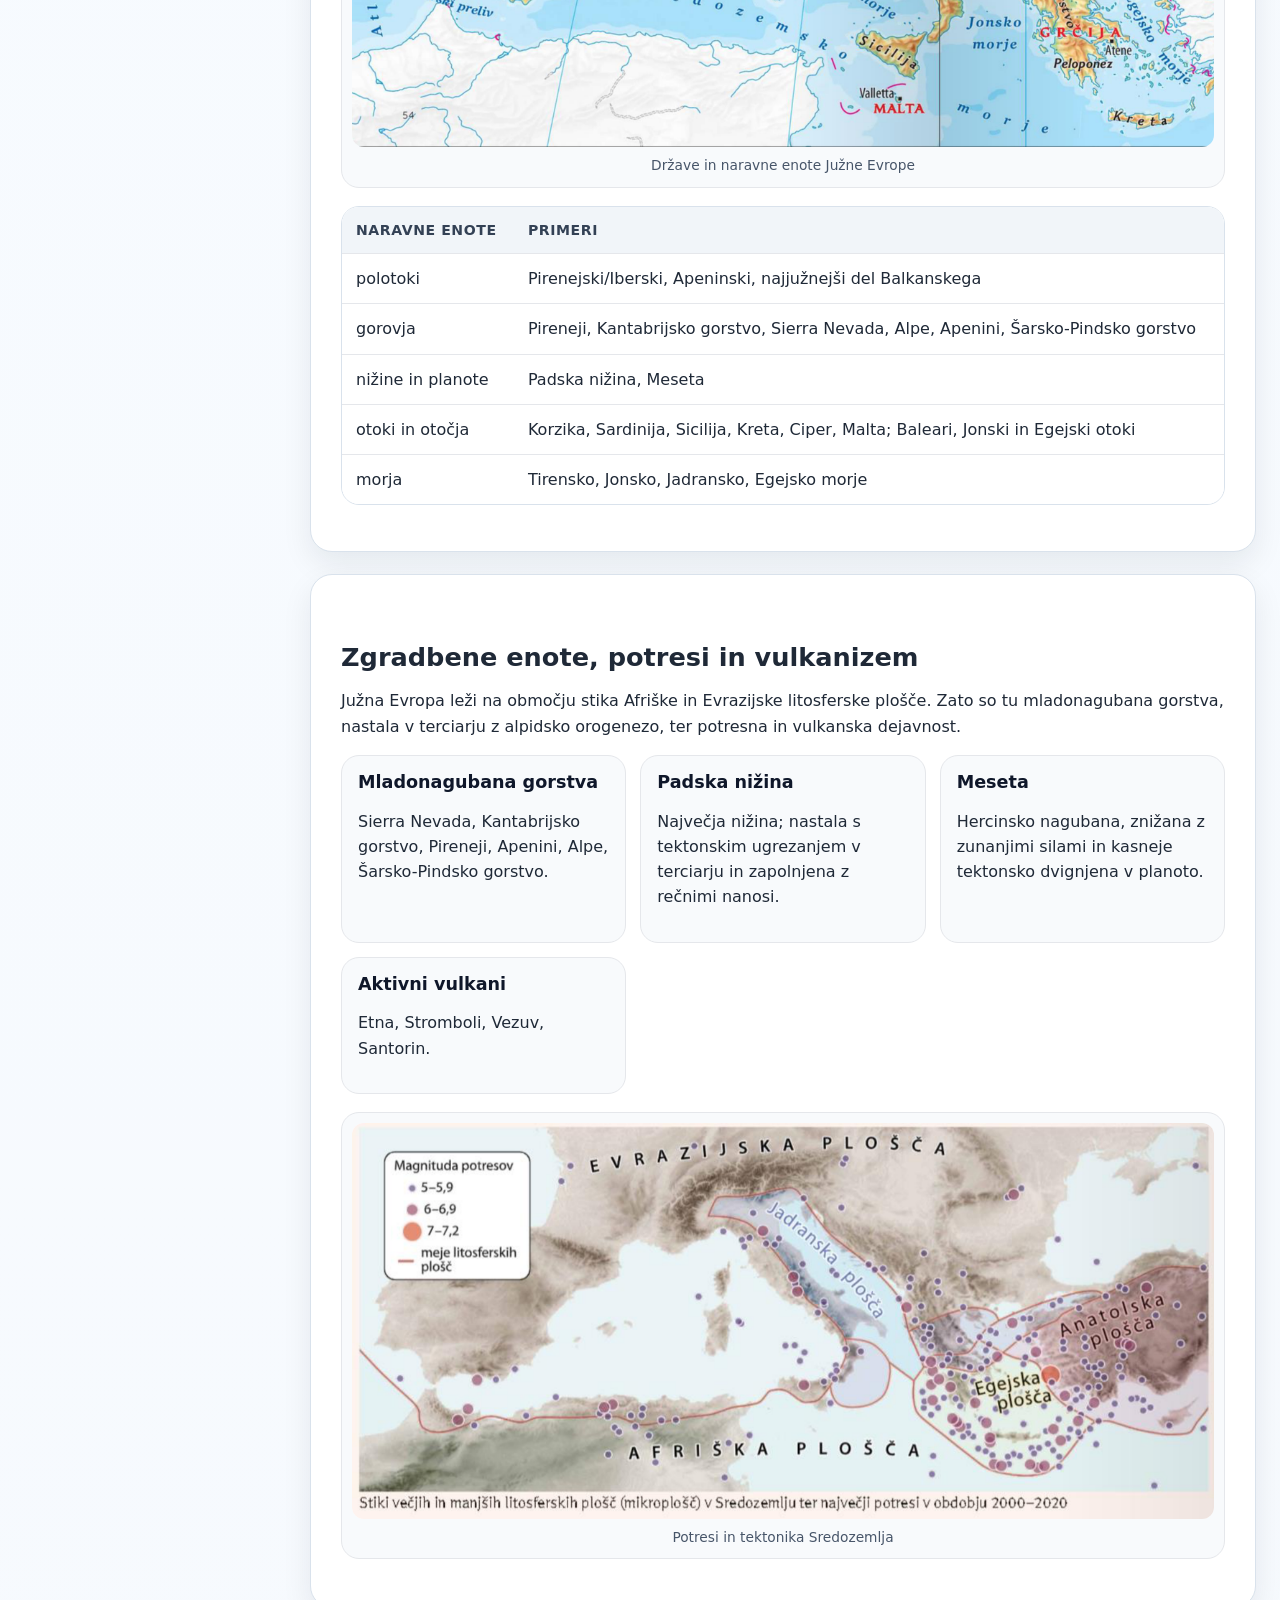
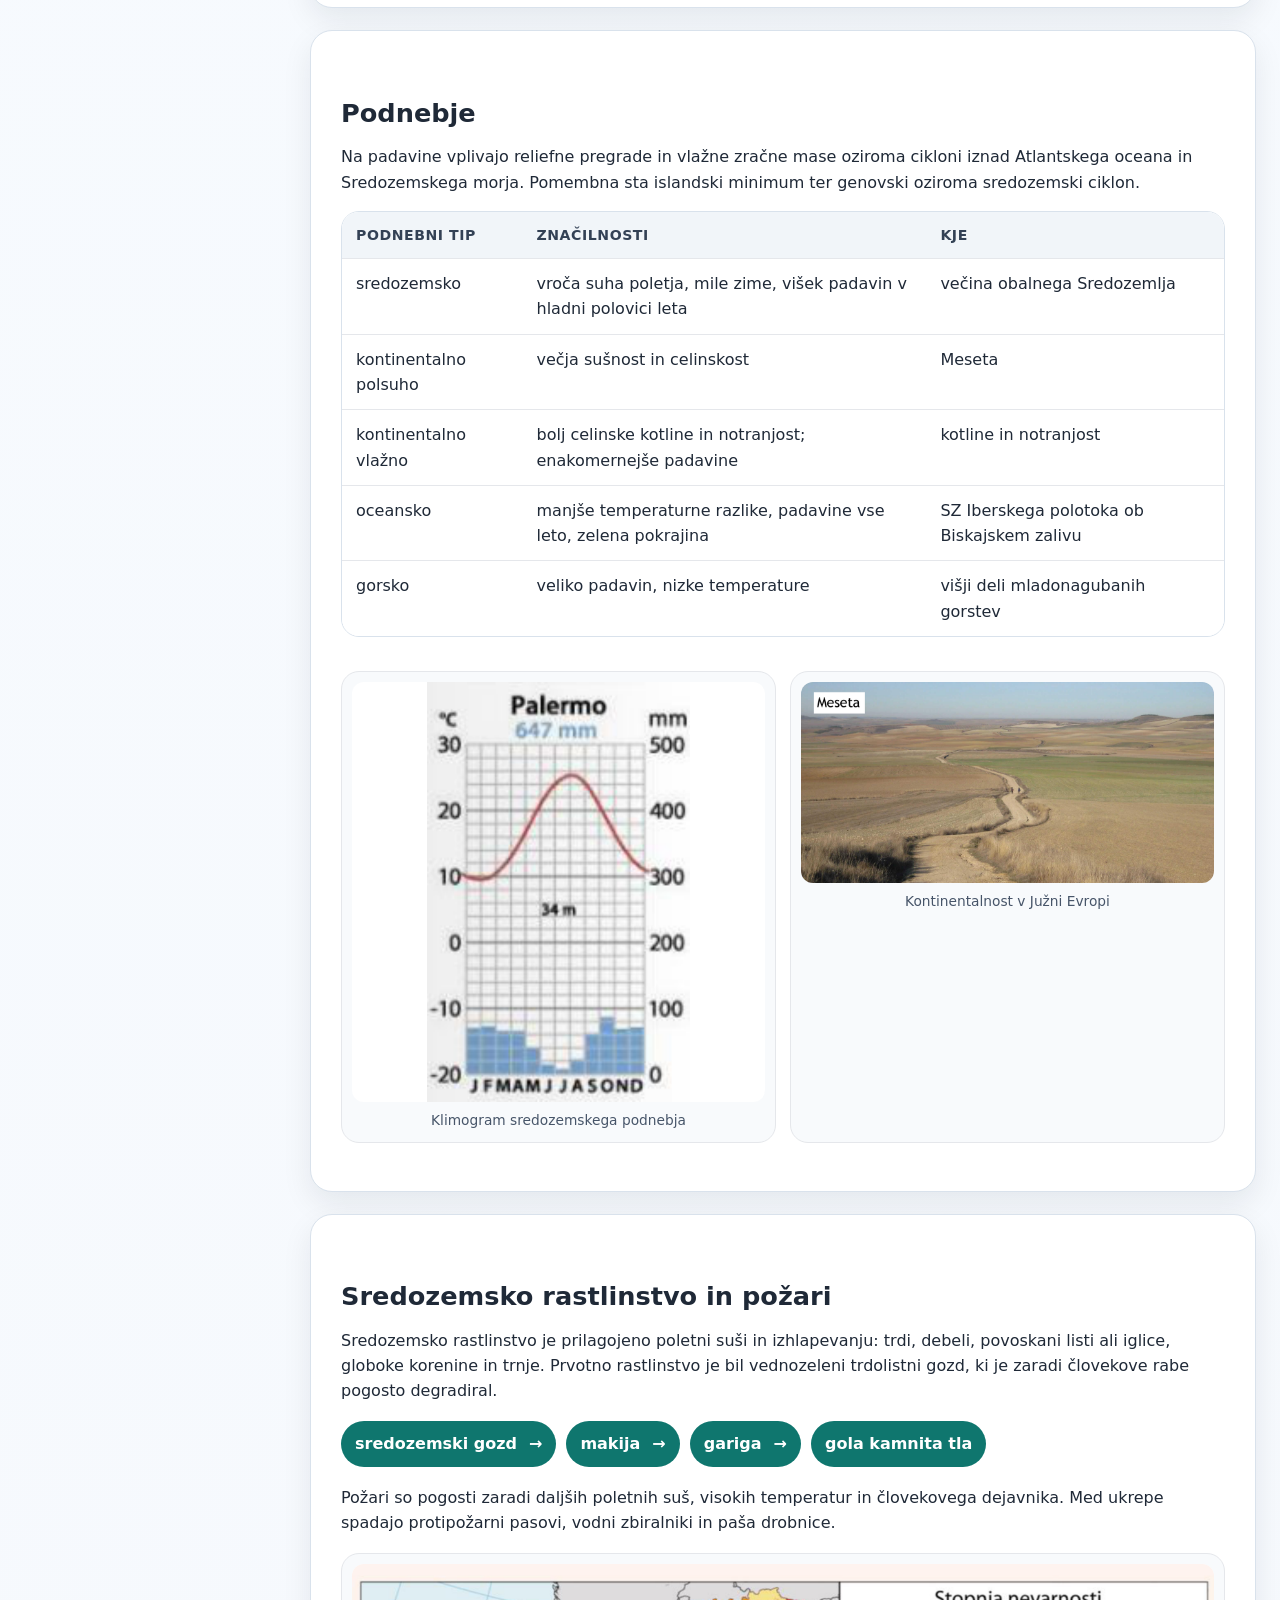
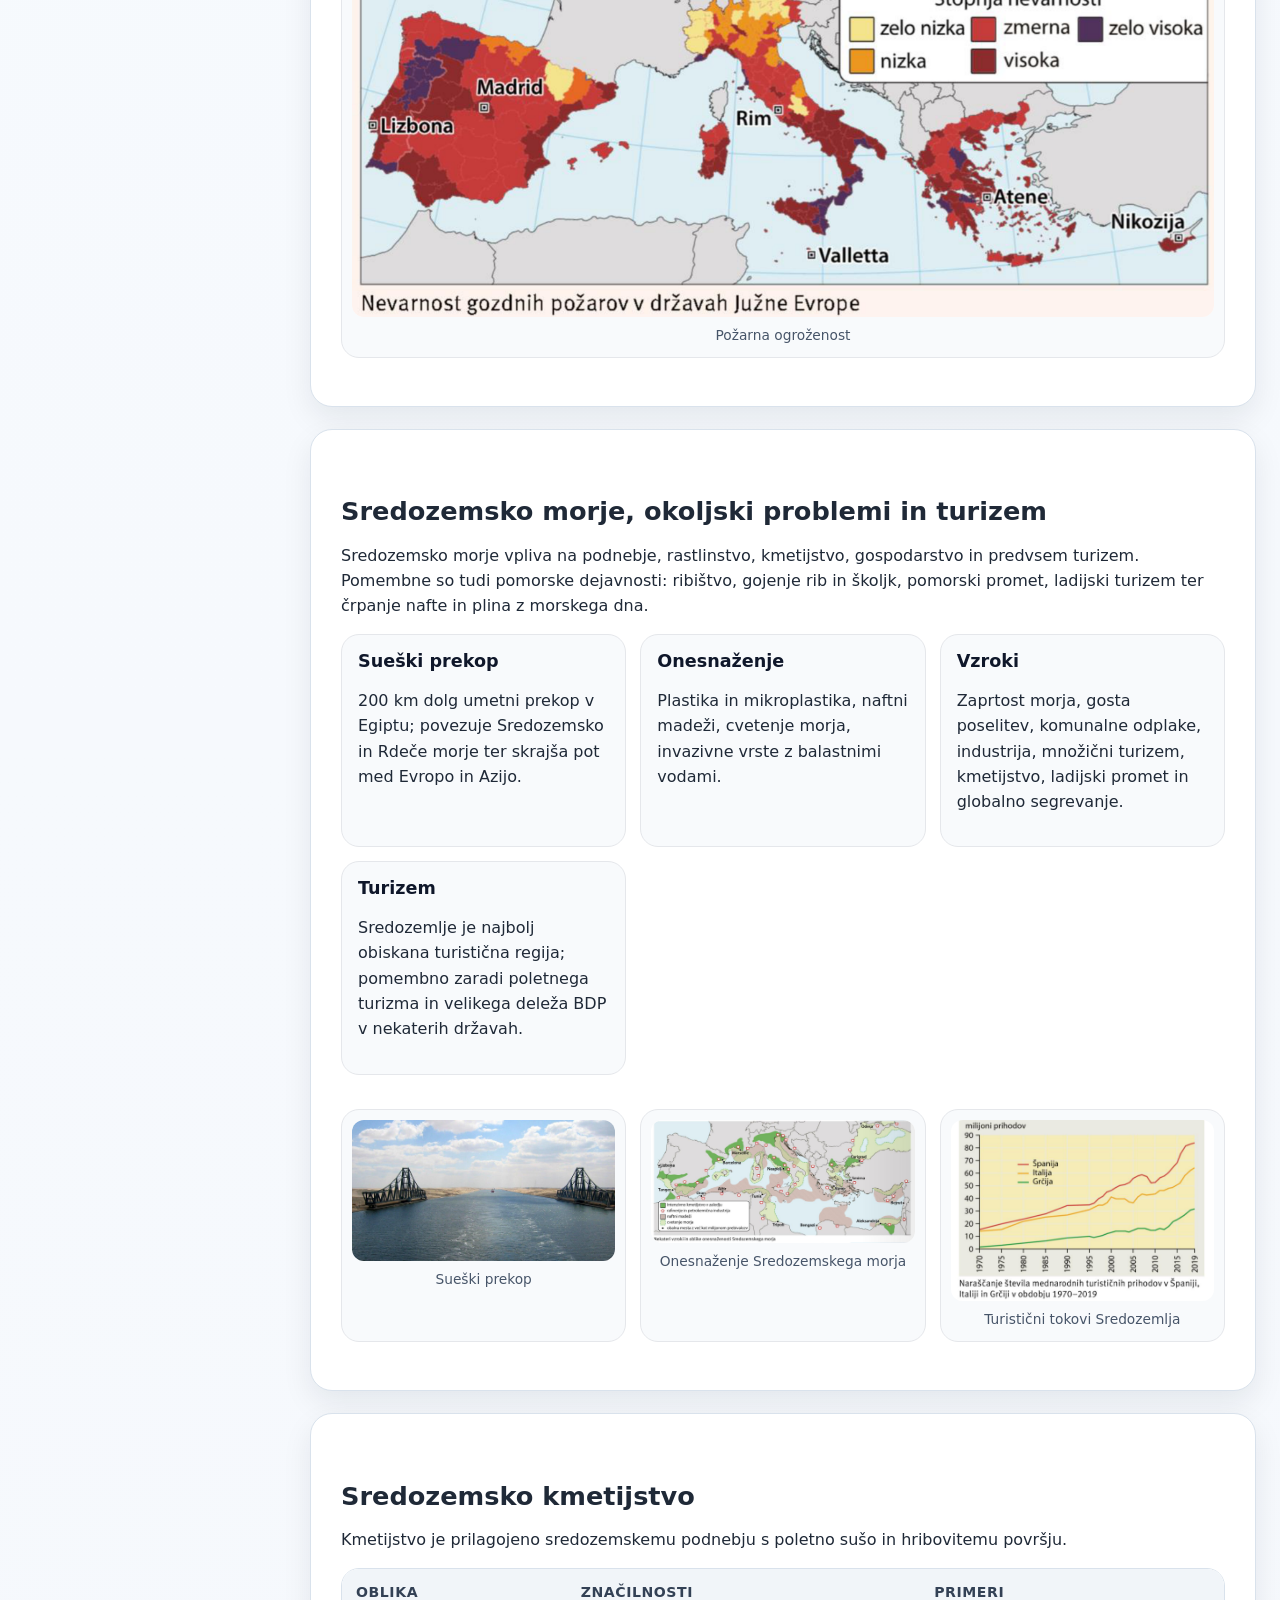
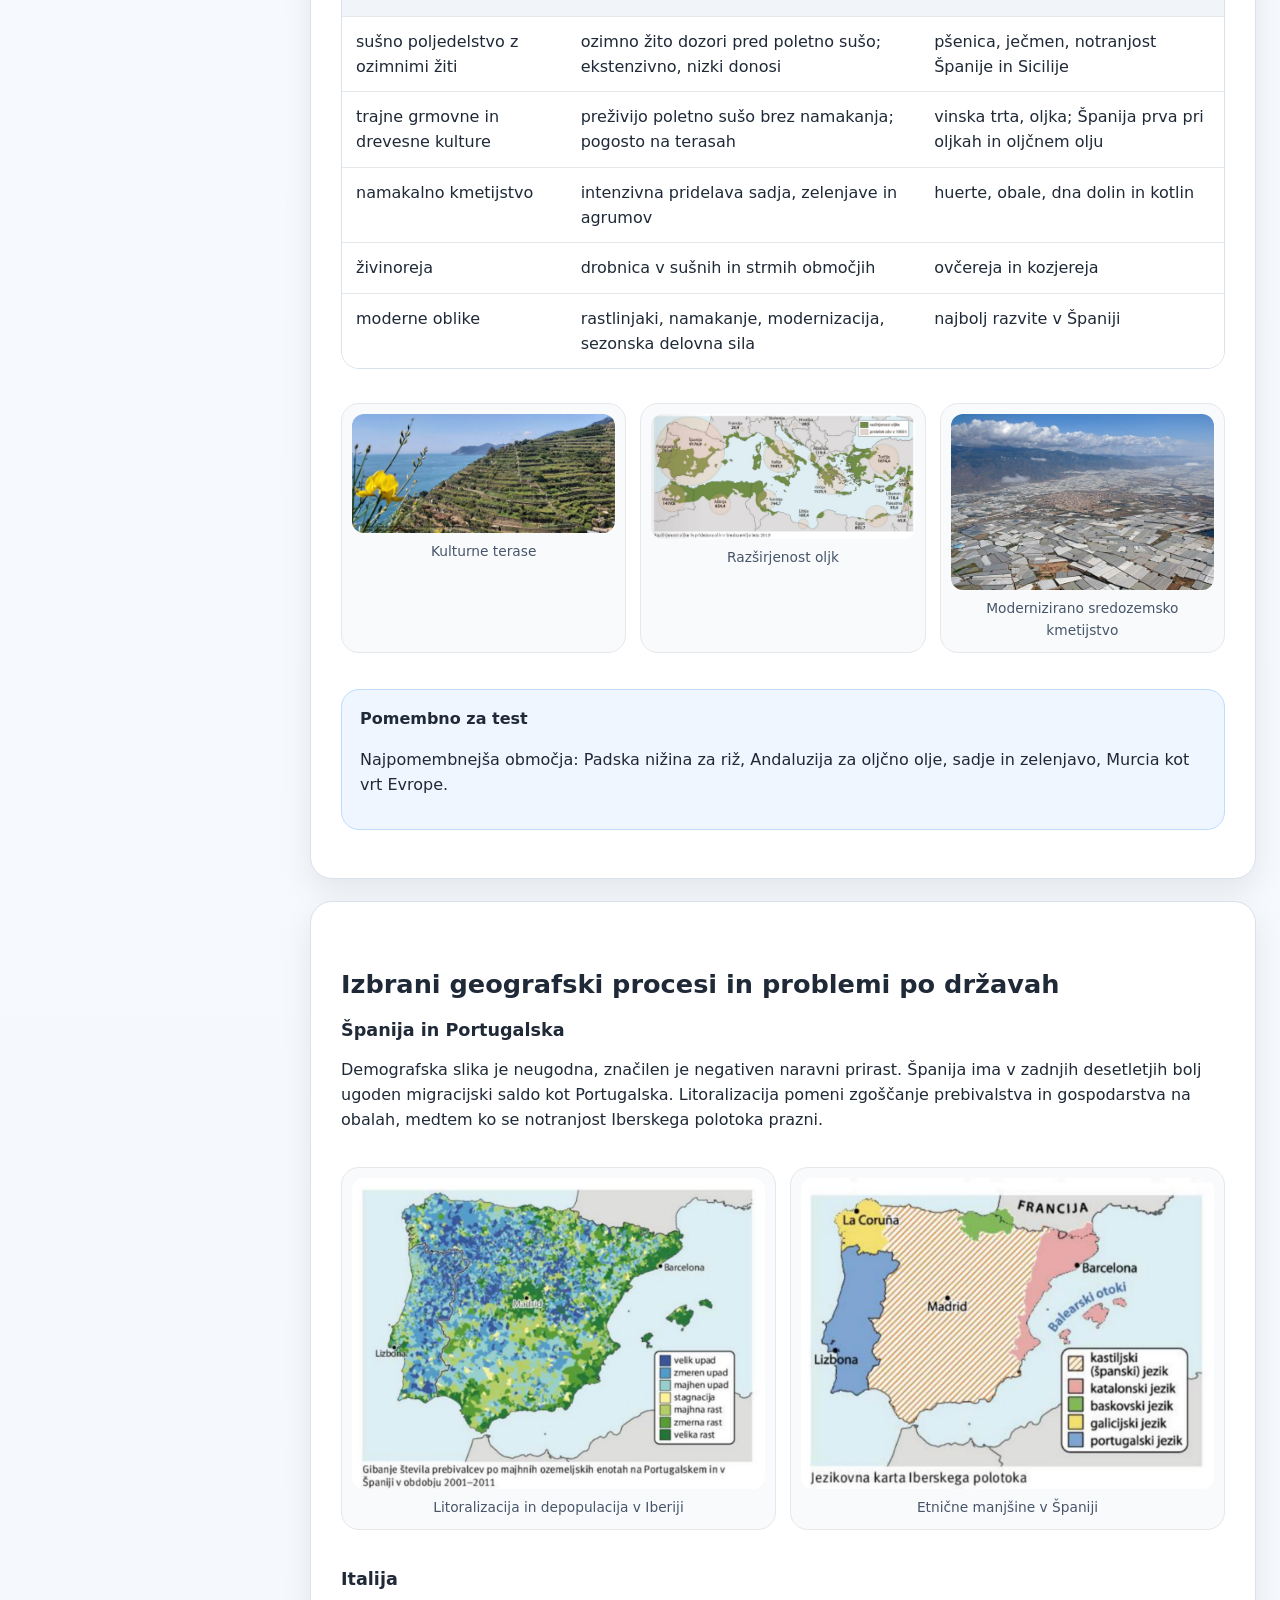
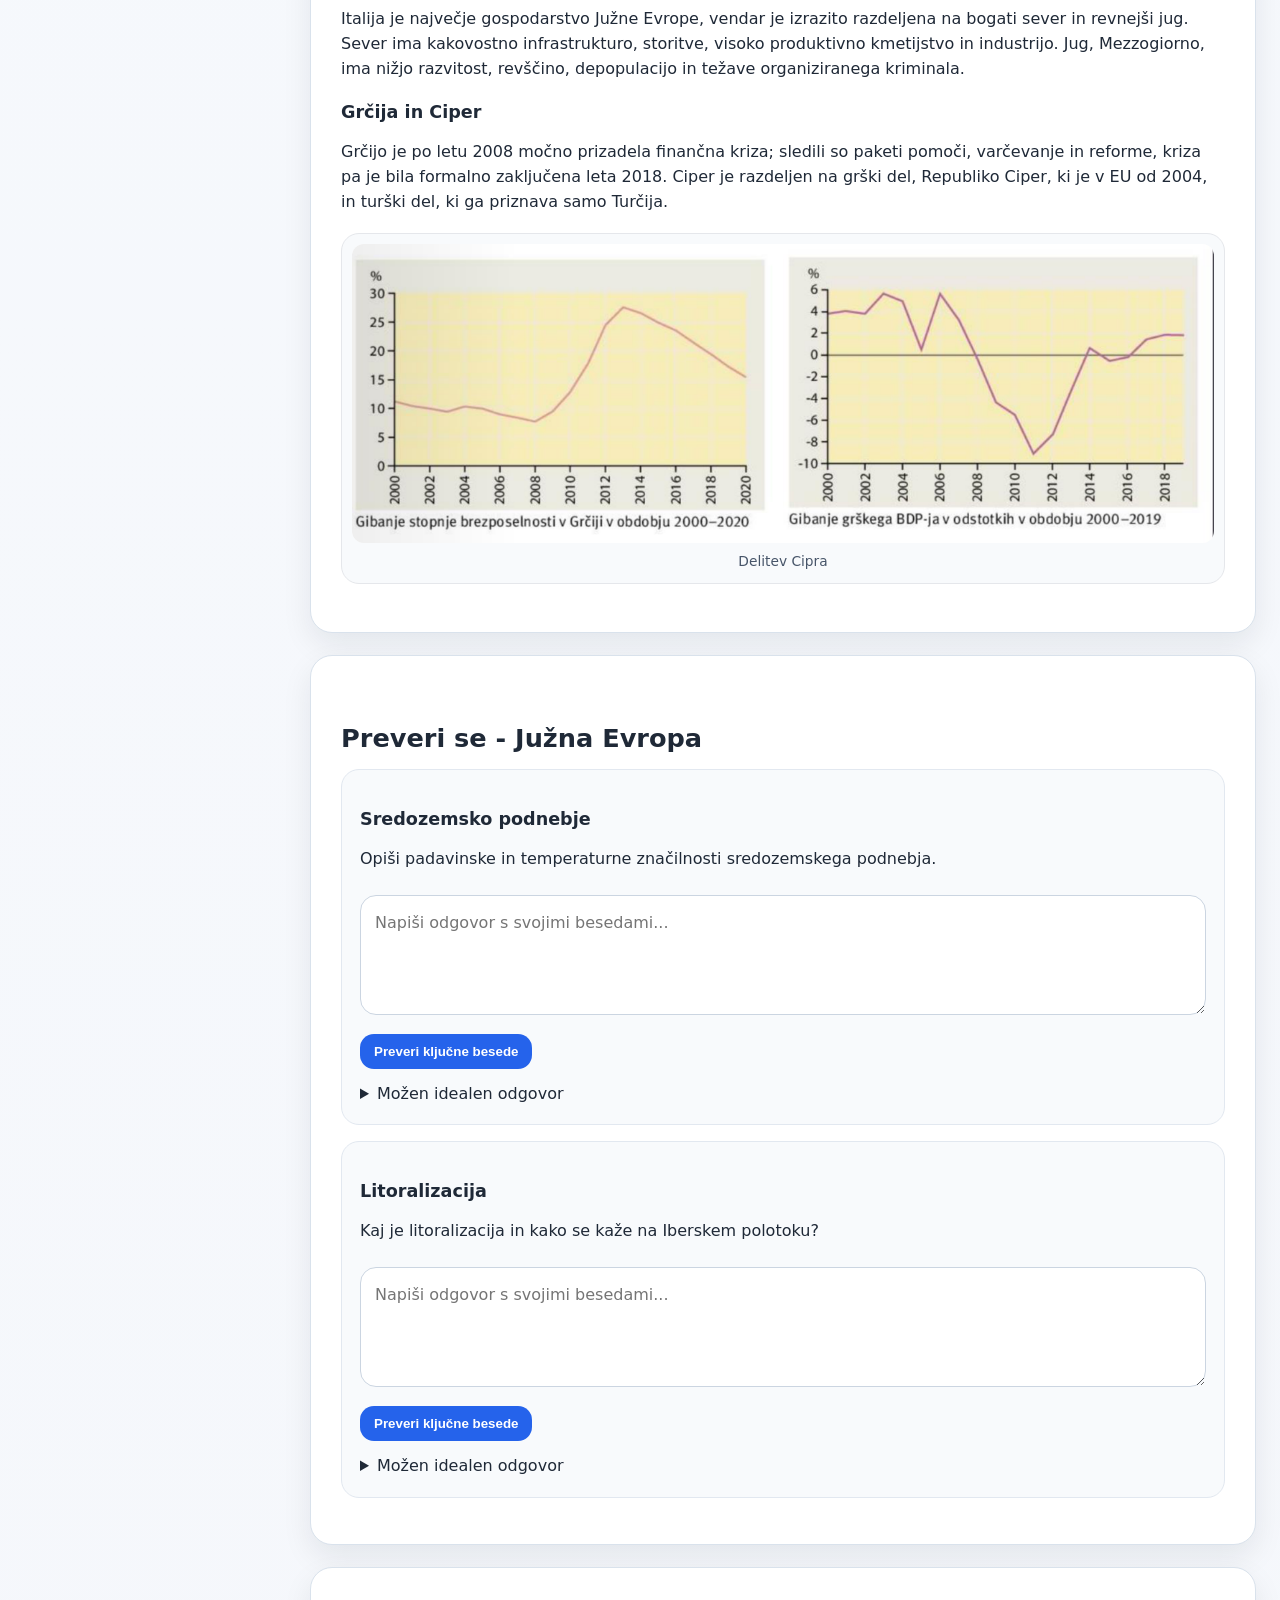
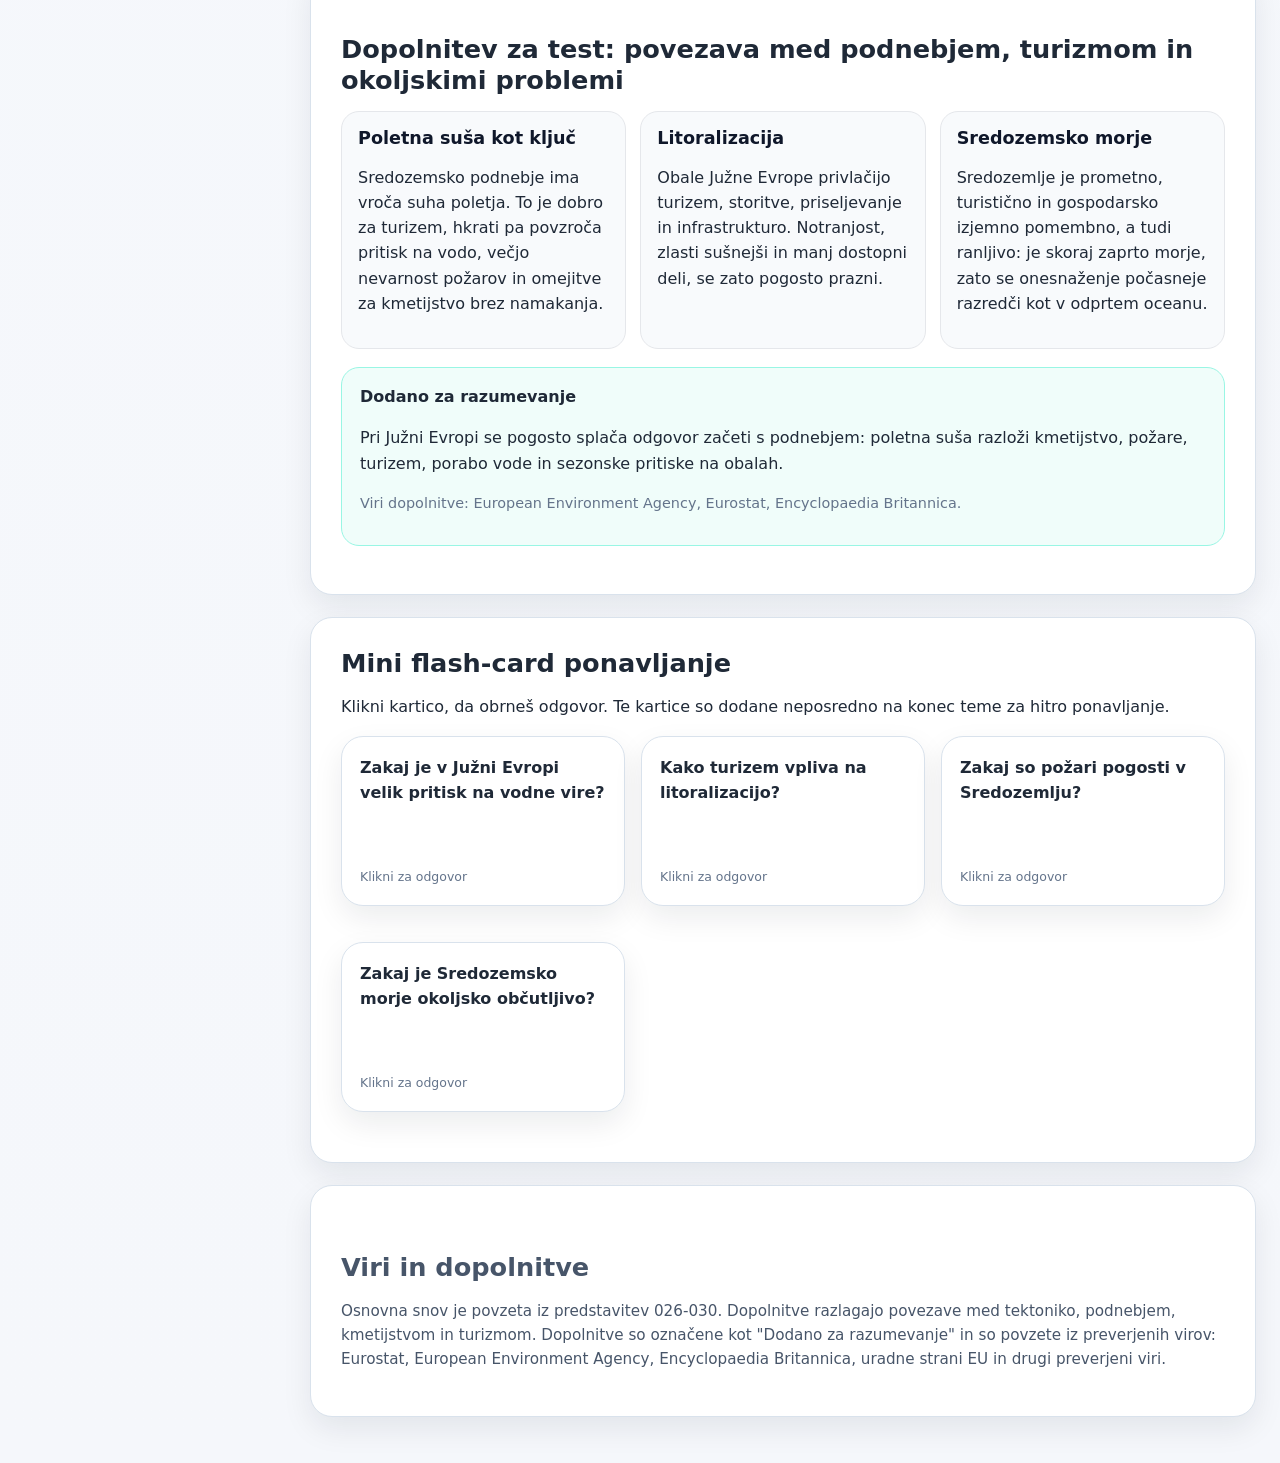
<file: ucenje/juzna-evropa.html>
<!DOCTYPE html>

<html lang="sl"><head><meta charset="utf-8"/><meta content="width=device-width, initial-scale=1" name="viewport"/><title>Južna Evropa</title><link href="../assets/css/styles.css" rel="stylesheet"/></head><body><header class="site-header">
<div class="brand"><a href="../index.html">Geografija Evrope</a><span>interaktivna priprava</span></div>
<button aria-label="Odpri meni" class="burger">☰</button>
<nav class="top-nav">
<a class="active" href="../ucenje/evropa.html">Učenje</a>
<a class="" href="../definicije.html">Definicije</a>
<a class="" href="../karte.html">Karte</a>
<div class="nav-dd"><a class="" href="../ponavljanje/top-vprasanja.html">Ponavljanje</a><div class="dd-menu"><a href="../ponavljanje/top-vprasanja.html">Top vprašanja</a><a href="../ponavljanje/flashcards.html">Flash-cards</a></div></div>
<a class="" href="../testi.html">Testi</a>
</nav>
</header><main class="layout"><button aria-expanded="false" class="subnav-toggle">☰ Podteme snovi</button><aside class="sidebar"><div class="side-title">Učenje</div><a href="evropa.html">Evropa splošno</a><a href="severna-evropa.html">Severna Evropa</a><a class="current" href="juzna-evropa.html">Južna Evropa</a><a href="zahodna-evropa.html">Zahodna Evropa</a><div class="side-divider"></div><div class="side-subtitle">Podteme na strani</div><a class="sublink" href="#okvir">Geografski okvir</a><a class="sublink" href="#tektonika">Zgradbene enote, potresi in vulkanizem</a><a class="sublink" href="#podnebje">Podnebje</a><a class="sublink" href="#rastlinstvo">Sredozemsko rastlinstvo in požari</a><a class="sublink" href="#sredozemlje">Sredozemsko morje, okoljski problemi in turizem</a><a class="sublink" href="#kmetijstvo">Sredozemsko kmetijstvo</a><a class="sublink" href="#procesi">Izbrani geografski procesi in problemi po državah</a><a class="sublink" href="#preveri">Preveri se - Južna Evropa</a></aside><section class="content"><section class="hero"><div><p class="kicker">Učenje</p><h1>Južna Evropa</h1><p>Geografski okvir, naravne značilnosti, Sredozemsko morje, sredozemsko kmetijstvo, turizem in izbrani problemi po državah.</p></div></section><div class="toc"><a href="#okvir">Okvir</a><a href="#tektonika">Tektonika</a><a href="#podnebje">Podnebje</a><a href="#rastlinstvo">Rastlinstvo</a><a href="#sredozemlje">Sredozemsko morje</a><a href="#kmetijstvo">Kmetijstvo</a><a href="#procesi">Procesi po državah</a><a href="#preveri">Preveri se</a></div><section class="learn-section" id="okvir"><h2>Geografski okvir</h2><p>Sredozemlje oziroma Mediteran ni isto kot Južna Evropa. Sredozemlje zajema ozemlja na severnih, vzhodnih in južnih obalah Sredozemskega morja v Evropi, Aziji in Afriki. Južna Evropa pa je večji del evropskega Sredozemlja.</p><div class="table-wrap"><table><thead><tr><th>Država</th><th>Glavno mesto</th></tr></thead><tbody><tr><td>Portugalska</td><td>Lizbona</td></tr><tr><td>Španija</td><td>Madrid</td></tr><tr><td>Andora</td><td>Andorra la Vella</td></tr><tr><td>Monako</td><td>Monako</td></tr><tr><td>Italija</td><td>Rim</td></tr><tr><td>San Marino</td><td>San Marino</td></tr><tr><td>Vatikan</td><td>država znotraj Rima</td></tr><tr><td>Malta</td><td>Valletta</td></tr><tr><td>Grčija</td><td>Atene</td></tr><tr><td>Ciper</td><td>Nikozija</td></tr></tbody></table></div><figure class="fig"><img alt="Države in naravne enote Južne Evrope" src="../assets/images/juzna_evropa_karta.png"/><figcaption>Države in naravne enote Južne Evrope</figcaption></figure><div class="table-wrap"><table><thead><tr><th>Naravne enote</th><th>Primeri</th></tr></thead><tbody><tr><td>polotoki</td><td>Pirenejski/Iberski, Apeninski, najjužnejši del Balkanskega</td></tr><tr><td>gorovja</td><td>Pireneji, Kantabrijsko gorstvo, Sierra Nevada, Alpe, Apenini, Šarsko-Pindsko gorstvo</td></tr><tr><td>nižine in planote</td><td>Padska nižina, Meseta</td></tr><tr><td>otoki in otočja</td><td>Korzika, Sardinija, Sicilija, Kreta, Ciper, Malta; Baleari, Jonski in Egejski otoki</td></tr><tr><td>morja</td><td>Tirensko, Jonsko, Jadransko, Egejsko morje</td></tr></tbody></table></div></section><section class="learn-section" id="tektonika"><h2>Zgradbene enote, potresi in vulkanizem</h2><p>Južna Evropa leži na območju stika Afriške in Evrazijske litosferske plošče. Zato so tu mladonagubana gorstva, nastala v terciarju z alpidsko orogenezo, ter potresna in vulkanska dejavnost.</p><div class="cards"><article class="card"><h3>Mladonagubana gorstva</h3><p>Sierra Nevada, Kantabrijsko gorstvo, Pireneji, Apenini, Alpe, Šarsko-Pindsko gorstvo.</p></article><article class="card"><h3>Padska nižina</h3><p>Največja nižina; nastala s tektonskim ugrezanjem v terciarju in zapolnjena z rečnimi nanosi.</p></article><article class="card"><h3>Meseta</h3><p>Hercinsko nagubana, znižana z zunanjimi silami in kasneje tektonsko dvignjena v planoto.</p></article><article class="card"><h3>Aktivni vulkani</h3><p>Etna, Stromboli, Vezuv, Santorin.</p></article></div><figure class="fig"><img alt="Potresi in tektonika Sredozemlja" src="../assets/images/juzna_potresi_vulkani.png"/><figcaption>Potresi in tektonika Sredozemlja</figcaption></figure></section><section class="learn-section" id="podnebje"><h2>Podnebje</h2><p>Na padavine vplivajo reliefne pregrade in vlažne zračne mase oziroma cikloni iznad Atlantskega oceana in Sredozemskega morja. Pomembna sta islandski minimum ter genovski oziroma sredozemski ciklon.</p><div class="table-wrap"><table><thead><tr><th>Podnebni tip</th><th>Značilnosti</th><th>Kje</th></tr></thead><tbody><tr><td>sredozemsko</td><td>vroča suha poletja, mile zime, višek padavin v hladni polovici leta</td><td>večina obalnega Sredozemlja</td></tr><tr><td>kontinentalno polsuho</td><td>večja sušnost in celinskost</td><td>Meseta</td></tr><tr><td>kontinentalno vlažno</td><td>bolj celinske kotline in notranjost; enakomernejše padavine</td><td>kotline in notranjost</td></tr><tr><td>oceansko</td><td>manjše temperaturne razlike, padavine vse leto, zelena pokrajina</td><td>SZ Iberskega polotoka ob Biskajskem zalivu</td></tr><tr><td>gorsko</td><td>veliko padavin, nizke temperature</td><td>višji deli mladonagubanih gorstev</td></tr></tbody></table></div><div class="grid-2"><figure class="fig"><img alt="Klimogram sredozemskega podnebja" src="../assets/images/juzna_klimogram_sredozemsko.png"/><figcaption>Klimogram sredozemskega podnebja</figcaption></figure><figure class="fig"><img alt="Kontinentalnost v Južni Evropi" src="../assets/images/juzna_podnebje_celinsko.png"/><figcaption>Kontinentalnost v Južni Evropi</figcaption></figure></div></section><section class="learn-section" id="rastlinstvo"><h2>Sredozemsko rastlinstvo in požari</h2><p>Sredozemsko rastlinstvo je prilagojeno poletni suši in izhlapevanju: trdi, debeli, povoskani listi ali iglice, globoke korenine in trnje. Prvotno rastlinstvo je bil vednozeleni trdolistni gozd, ki je zaradi človekove rabe pogosto degradiral.</p><div class="flow"><span>sredozemski gozd</span><span>makija</span><span>gariga</span><span>gola kamnita tla</span></div><p>Požari so pogosti zaradi daljših poletnih suš, visokih temperatur in človekovega dejavnika. Med ukrepe spadajo protipožarni pasovi, vodni zbiralniki in paša drobnice.</p><figure class="fig"><img alt="Požarna ogroženost" src="../assets/images/juzna_požari.png"/><figcaption>Požarna ogroženost</figcaption></figure></section><section class="learn-section" id="sredozemlje"><h2>Sredozemsko morje, okoljski problemi in turizem</h2><p>Sredozemsko morje vpliva na podnebje, rastlinstvo, kmetijstvo, gospodarstvo in predvsem turizem. Pomembne so tudi pomorske dejavnosti: ribištvo, gojenje rib in školjk, pomorski promet, ladijski turizem ter črpanje nafte in plina z morskega dna.</p><div class="cards"><article class="card"><h3>Sueški prekop</h3><p>200 km dolg umetni prekop v Egiptu; povezuje Sredozemsko in Rdeče morje ter skrajša pot med Evropo in Azijo.</p></article><article class="card"><h3>Onesnaženje</h3><p>Plastika in mikroplastika, naftni madeži, cvetenje morja, invazivne vrste z balastnimi vodami.</p></article><article class="card"><h3>Vzroki</h3><p>Zaprtost morja, gosta poselitev, komunalne odplake, industrija, množični turizem, kmetijstvo, ladijski promet in globalno segrevanje.</p></article><article class="card"><h3>Turizem</h3><p>Sredozemlje je najbolj obiskana turistična regija; pomembno zaradi poletnega turizma in velikega deleža BDP v nekaterih državah.</p></article></div><div class="grid-3"><figure class="fig"><img alt="Sueški prekop" src="../assets/images/sueski_prekop.png"/><figcaption>Sueški prekop</figcaption></figure><figure class="fig"><img alt="Onesnaženje Sredozemskega morja" src="../assets/images/sredozemlje_plastika.png"/><figcaption>Onesnaženje Sredozemskega morja</figcaption></figure><figure class="fig"><img alt="Turistični tokovi Sredozemlja" src="../assets/images/sredozemski_turizem.png"/><figcaption>Turistični tokovi Sredozemlja</figcaption></figure></div></section><section class="learn-section" id="kmetijstvo"><h2>Sredozemsko kmetijstvo</h2><p>Kmetijstvo je prilagojeno sredozemskemu podnebju s poletno sušo in hribovitemu površju.</p><div class="table-wrap"><table><thead><tr><th>Oblika</th><th>Značilnosti</th><th>Primeri</th></tr></thead><tbody><tr><td>sušno poljedelstvo z ozimnimi žiti</td><td>ozimno žito dozori pred poletno sušo; ekstenzivno, nizki donosi</td><td>pšenica, ječmen, notranjost Španije in Sicilije</td></tr><tr><td>trajne grmovne in drevesne kulture</td><td>preživijo poletno sušo brez namakanja; pogosto na terasah</td><td>vinska trta, oljka; Španija prva pri oljkah in oljčnem olju</td></tr><tr><td>namakalno kmetijstvo</td><td>intenzivna pridelava sadja, zelenjave in agrumov</td><td>huerte, obale, dna dolin in kotlin</td></tr><tr><td>živinoreja</td><td>drobnica v sušnih in strmih območjih</td><td>ovčereja in kozjereja</td></tr><tr><td>moderne oblike</td><td>rastlinjaki, namakanje, modernizacija, sezonska delovna sila</td><td>najbolj razvite v Španiji</td></tr></tbody></table></div><div class="grid-3"><figure class="fig"><img alt="Kulturne terase" src="../assets/images/kulturne_terase.png"/><figcaption>Kulturne terase</figcaption></figure><figure class="fig"><img alt="Razširjenost oljk" src="../assets/images/oljke_sredozemlje.png"/><figcaption>Razširjenost oljk</figcaption></figure><figure class="fig"><img alt="Modernizirano sredozemsko kmetijstvo" src="../assets/images/rastlinjaki_spanija.png"/><figcaption>Modernizirano sredozemsko kmetijstvo</figcaption></figure></div><div class="important"><strong>Pomembno za test</strong><p>Najpomembnejša območja: Padska nižina za riž, Andaluzija za oljčno olje, sadje in zelenjavo, Murcia kot vrt Evrope.</p></div></section><section class="learn-section" id="procesi"><h2>Izbrani geografski procesi in problemi po državah</h2><h3>Španija in Portugalska</h3><p>Demografska slika je neugodna, značilen je negativen naravni prirast. Španija ima v zadnjih desetletjih bolj ugoden migracijski saldo kot Portugalska. Litoralizacija pomeni zgoščanje prebivalstva in gospodarstva na obalah, medtem ko se notranjost Iberskega polotoka prazni.</p><div class="grid-2"><figure class="fig"><img alt="Litoralizacija in depopulacija v Iberiji" src="../assets/images/litoralizacija_iberija.png"/><figcaption>Litoralizacija in depopulacija v Iberiji</figcaption></figure><figure class="fig"><img alt="Etnične manjšine v Španiji" src="../assets/images/etnicne_manjšine_spanija.png"/><figcaption>Etnične manjšine v Španiji</figcaption></figure></div><h3>Italija</h3><p>Italija je največje gospodarstvo Južne Evrope, vendar je izrazito razdeljena na bogati sever in revnejši jug. Sever ima kakovostno infrastrukturo, storitve, visoko produktivno kmetijstvo in industrijo. Jug, Mezzogiorno, ima nižjo razvitost, revščino, depopulacijo in težave organiziranega kriminala.</p><h3>Grčija in Ciper</h3><p>Grčijo je po letu 2008 močno prizadela finančna kriza; sledili so paketi pomoči, varčevanje in reforme, kriza pa je bila formalno zaključena leta 2018. Ciper je razdeljen na grški del, Republiko Ciper, ki je v EU od 2004, in turški del, ki ga priznava samo Turčija.</p><figure class="fig"><img alt="Delitev Cipra" src="../assets/images/ciper_delitev.png"/><figcaption>Delitev Cipra</figcaption></figure></section><section class="learn-section" id="preveri"><h2>Preveri se - Južna Evropa</h2><div class="check-block" data-keywords="vroča|suha|poletja|mile zime|padavine|hladna polovica"><h3>Sredozemsko podnebje</h3><p>Opiši padavinske in temperaturne značilnosti sredozemskega podnebja.</p><textarea placeholder="Napiši odgovor s svojimi besedami..."></textarea><button class="btn check-answer">Preveri ključne besede</button><div class="feedback"></div><details><summary>Možen idealen odgovor</summary><p>Sredozemsko podnebje ima vroča in suha poletja, mile zime ter višek padavin v hladni polovici leta. Rastlinstvo je zato prilagojeno suši z debelimi listi, globokimi koreninami in trnjem.</p><p><a href="juzna-evropa.html#podnebje">Preberi več v snovi</a></p></details></div><div class="check-block" data-keywords="zgoščanje|obala|prebivalstvo|gospodarstvo|notranjost|depopulacija"><h3>Litoralizacija</h3><p>Kaj je litoralizacija in kako se kaže na Iberskem polotoku?</p><textarea placeholder="Napiši odgovor s svojimi besedami..."></textarea><button class="btn check-answer">Preveri ključne besede</button><div class="feedback"></div><details><summary>Možen idealen odgovor</summary><p>Litoralizacija je zgoščanje prebivalstva in gospodarstva na obalah. Na Iberskem polotoku se notranjost prazni zaradi sušnosti in slabših možnosti za kmetijstvo, obale pa se urbanizirajo in razvijajo zaradi turizma in storitev.</p><p><a href="juzna-evropa.html#procesi">Preberi več v snovi</a></p></details></div></section>
<section class="learn-section" id="dopolnitev-jug"><h2>Dopolnitev za test: povezava med podnebjem, turizmom in okoljskimi problemi</h2>
<div class="cards"><article class="card"><h3>Poletna suša kot ključ</h3><p>Sredozemsko podnebje ima vroča suha poletja. To je dobro za turizem, hkrati pa povzroča pritisk na vodo, večjo nevarnost požarov in omejitve za kmetijstvo brez namakanja.</p></article><article class="card"><h3>Litoralizacija</h3><p>Obale Južne Evrope privlačijo turizem, storitve, priseljevanje in infrastrukturo. Notranjost, zlasti sušnejši in manj dostopni deli, se zato pogosto prazni.</p></article><article class="card"><h3>Sredozemsko morje</h3><p>Sredozemlje je prometno, turistično in gospodarsko izjemno pomembno, a tudi ranljivo: je skoraj zaprto morje, zato se onesnaženje počasneje razredči kot v odprtem oceanu.</p></article></div>
<div class="add"><strong>Dodano za razumevanje</strong><p>Pri Južni Evropi se pogosto splača odgovor začeti s podnebjem: poletna suša razloži kmetijstvo, požare, turizem, porabo vode in sezonske pritiske na obalah.</p><p class="source-note">Viri dopolnitve: European Environment Agency, Eurostat, Encyclopaedia Britannica.</p></div></section>
<section class="learn-section mini-flash-section"><h2>Mini flash-card ponavljanje</h2><p>Klikni kartico, da obrneš odgovor. Te kartice so dodane neposredno na konec teme za hitro ponavljanje.</p><div class="flash-grid inline-flash"><div class="flash-card"><div class="flash-inner"><div class="flash-face flash-front"><div><strong>Zakaj je v Južni Evropi velik pritisk na vodne vire?</strong></div><div class="flash-meta">Klikni za odgovor</div></div><div class="flash-face flash-back"><div>Zaradi poletne suše, namakanja v kmetijstvu, množičnega turizma in velike poselitve ob obalah.</div><div class="flash-meta">Klikni za vprašanje</div></div></div></div><div class="flash-card"><div class="flash-inner"><div class="flash-face flash-front"><div><strong>Kako turizem vpliva na litoralizacijo?</strong></div><div class="flash-meta">Klikni za odgovor</div></div><div class="flash-face flash-back"><div>Turizem ustvarja delovna mesta in infrastrukturo na obali, zato se prebivalstvo in gospodarstvo selita iz notranjosti proti obalam.</div><div class="flash-meta">Klikni za vprašanje</div></div></div></div><div class="flash-card"><div class="flash-inner"><div class="flash-face flash-front"><div><strong>Zakaj so požari pogosti v Sredozemlju?</strong></div><div class="flash-meta">Klikni za odgovor</div></div><div class="flash-face flash-back"><div>Vroča suha poletja izsušijo rastlinstvo, veter pa omogoča hitro širjenje požarov.</div><div class="flash-meta">Klikni za vprašanje</div></div></div></div><div class="flash-card"><div class="flash-inner"><div class="flash-face flash-front"><div><strong>Zakaj je Sredozemsko morje okoljsko občutljivo?</strong></div><div class="flash-meta">Klikni za odgovor</div></div><div class="flash-face flash-back"><div>Ker je delno zaprto, ima intenziven promet in turizem, onesnaženje pa se počasneje razredči.</div><div class="flash-meta">Klikni za vprašanje</div></div></div></div></div></section><section class="sources"><h2>Viri in dopolnitve</h2><p>Osnovna snov je povzeta iz predstavitev 026-030. Dopolnitve razlagajo povezave med tektoniko, podnebjem, kmetijstvom in turizmom. Dopolnitve so označene kot "Dodano za razumevanje" in so povzete iz preverjenih virov: Eurostat, European Environment Agency, Encyclopaedia Britannica, uradne strani EU in drugi preverjeni viri.</p></section></section></main><script src="../assets/js/main.js"></script></body></html>
</file>
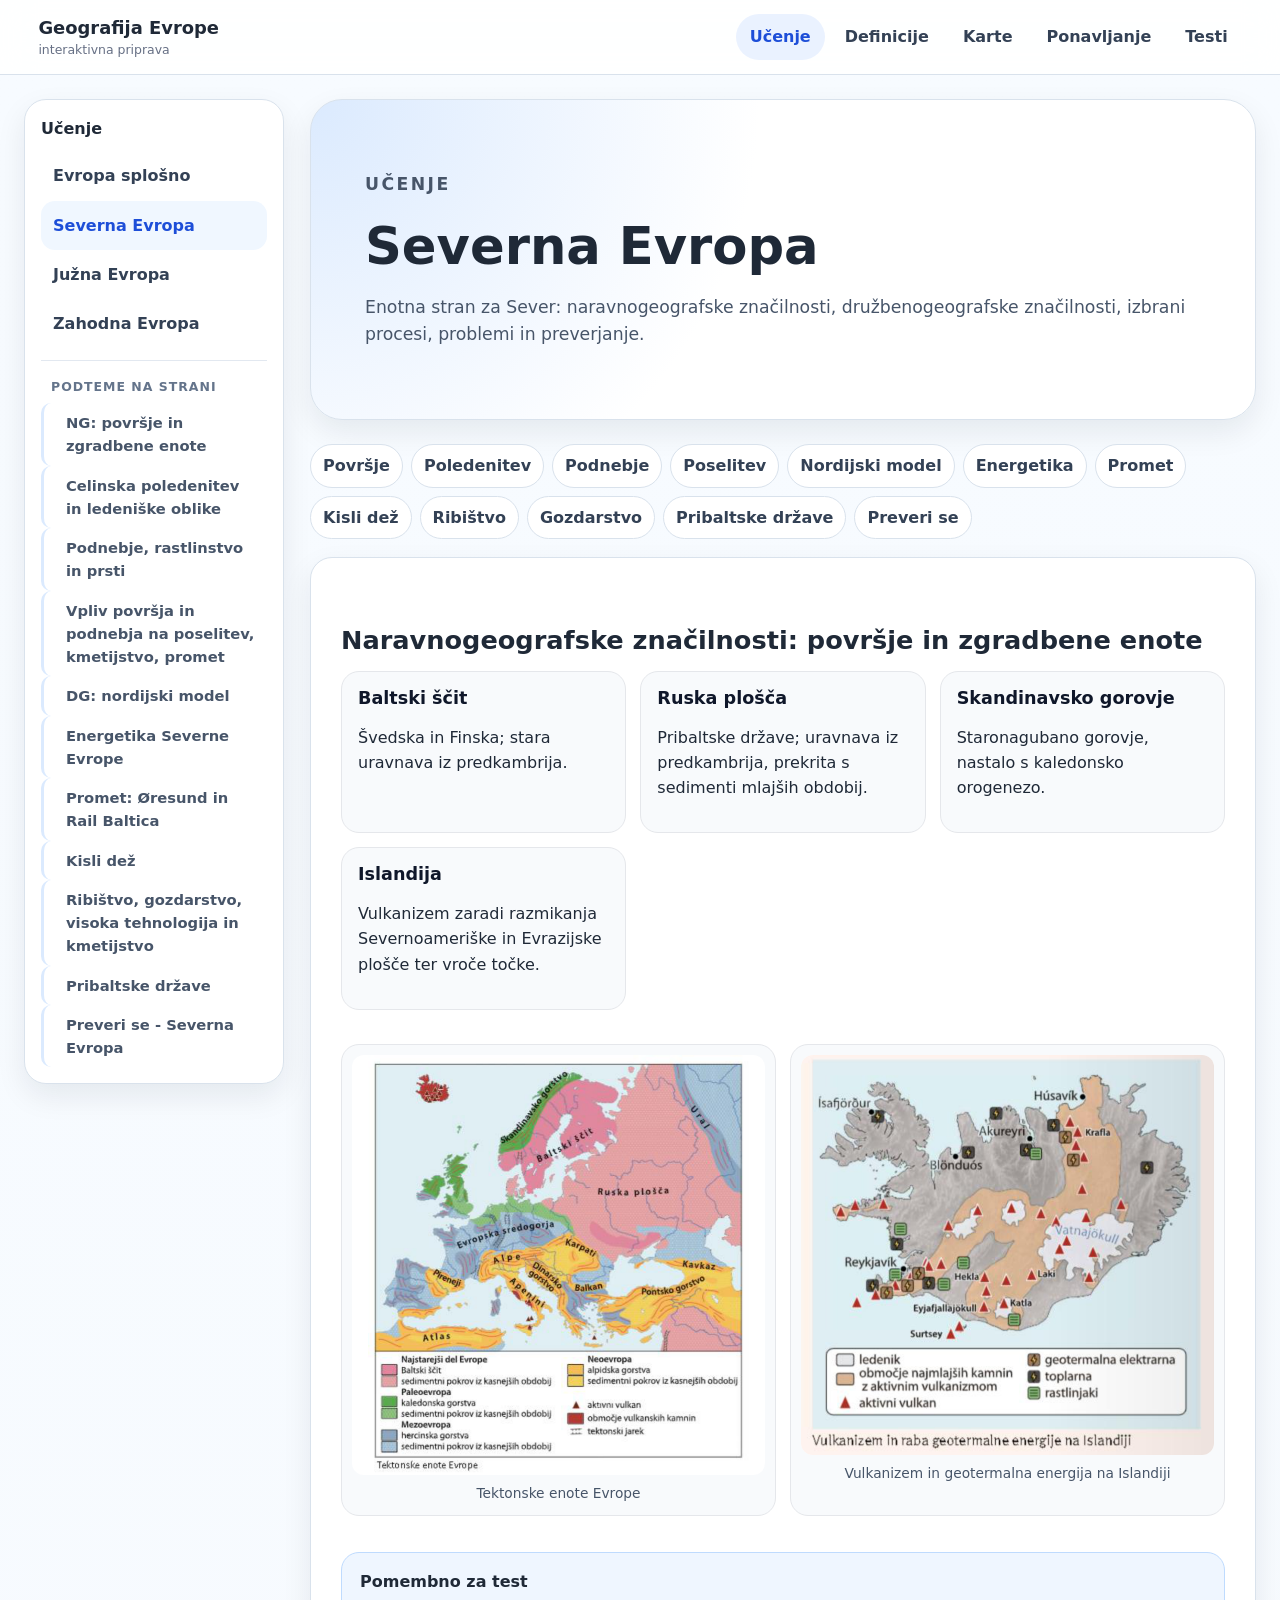
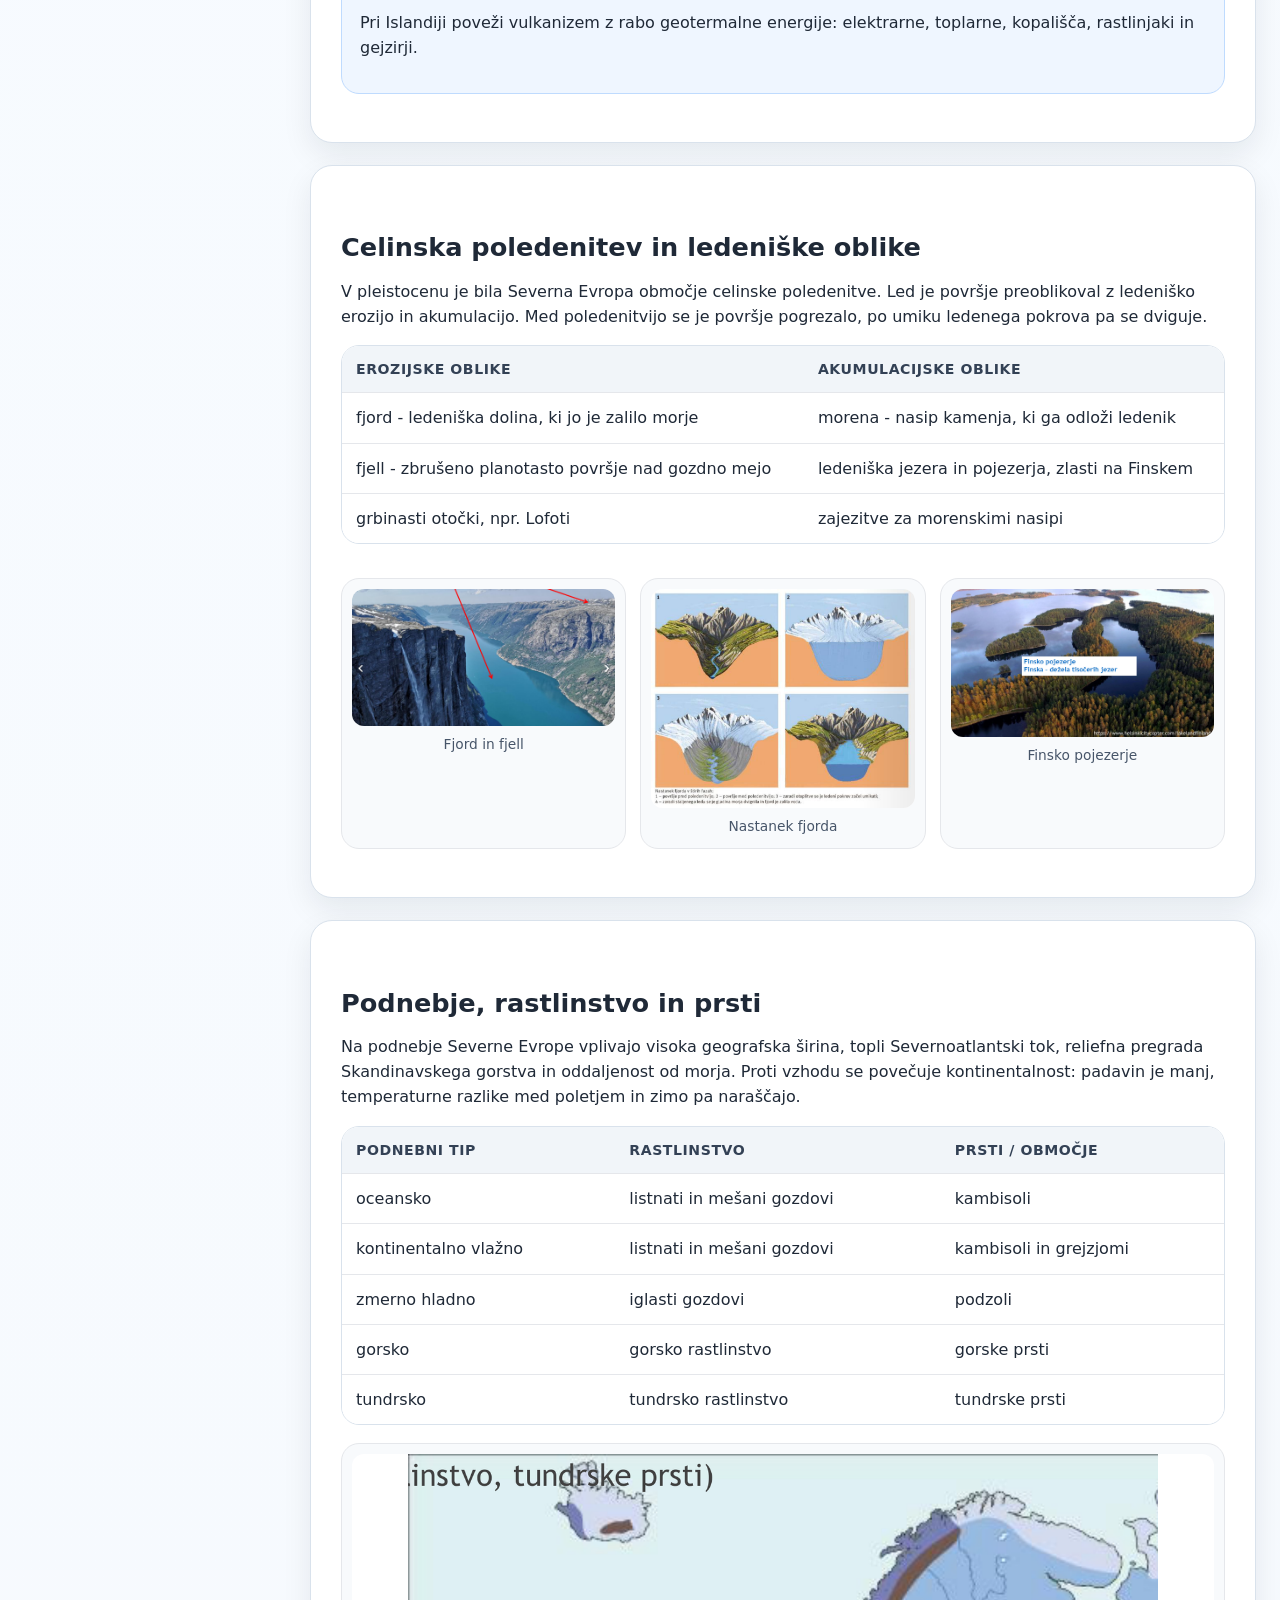
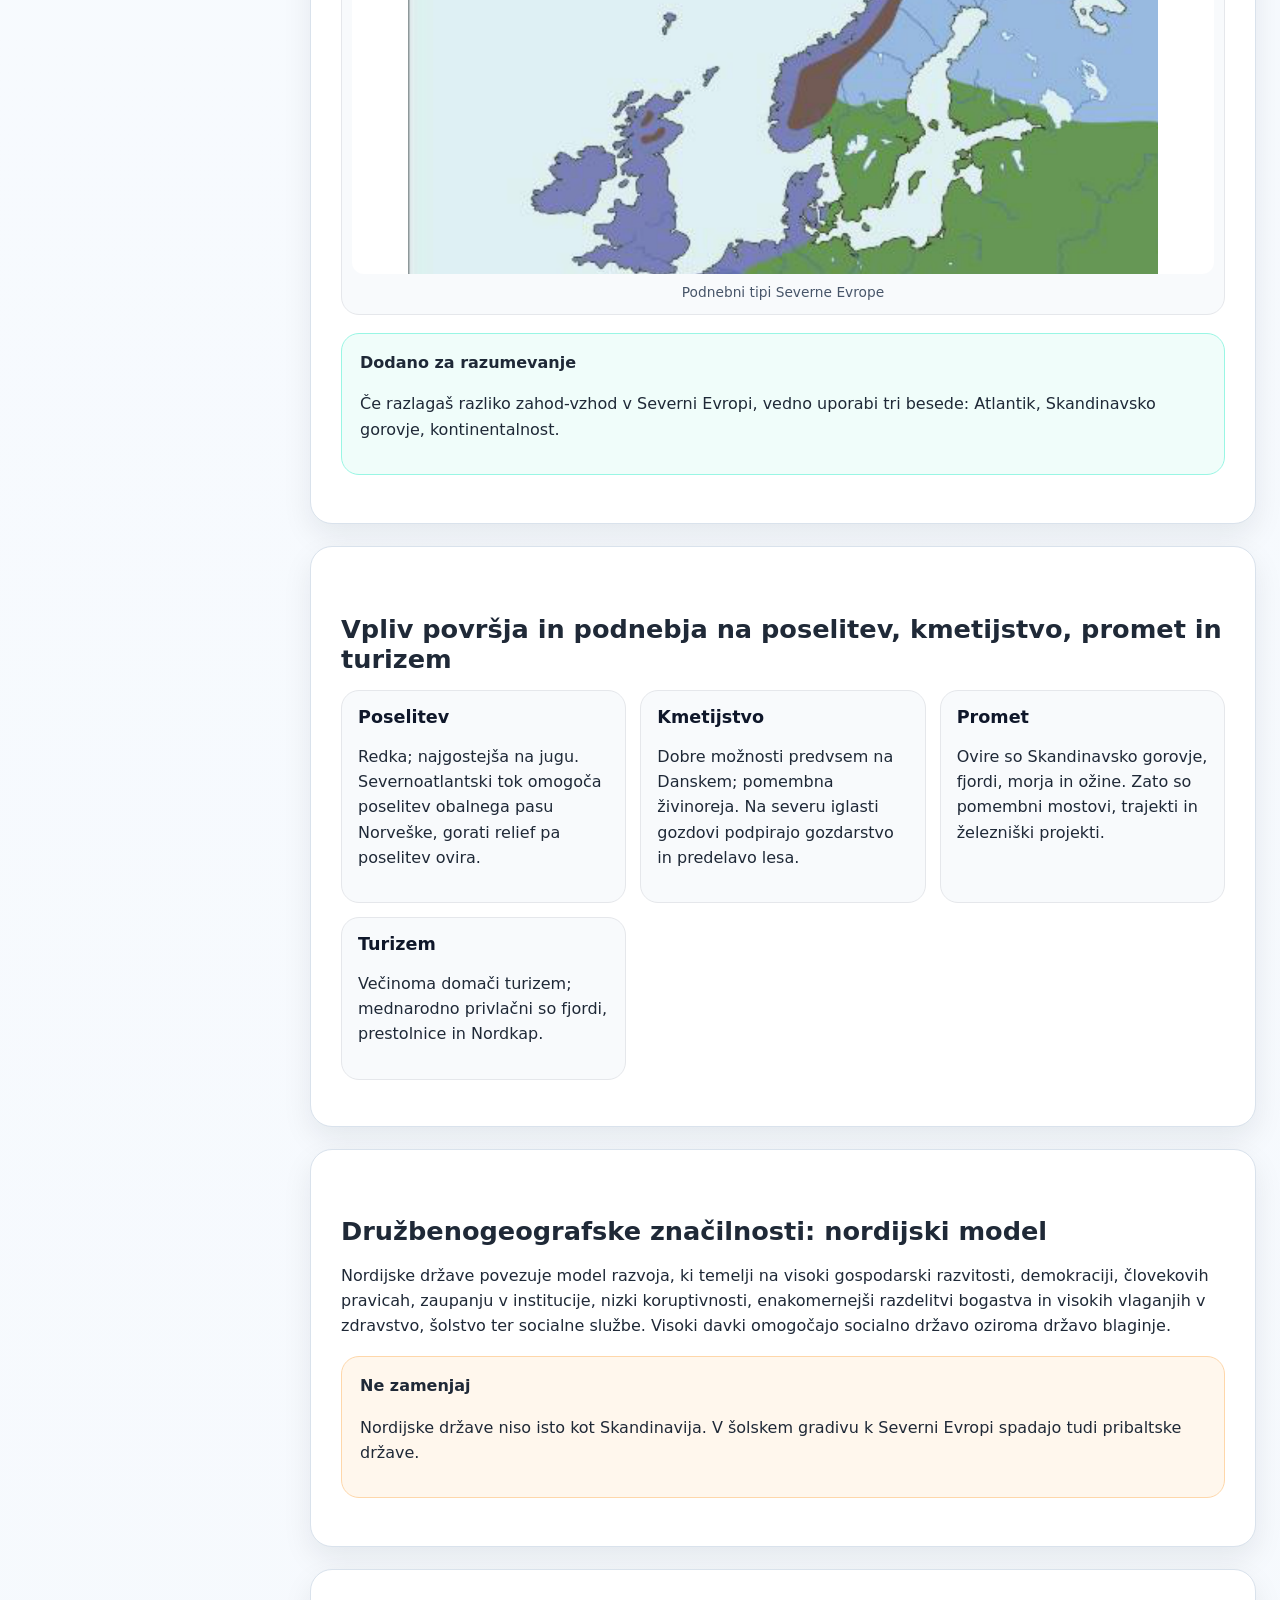
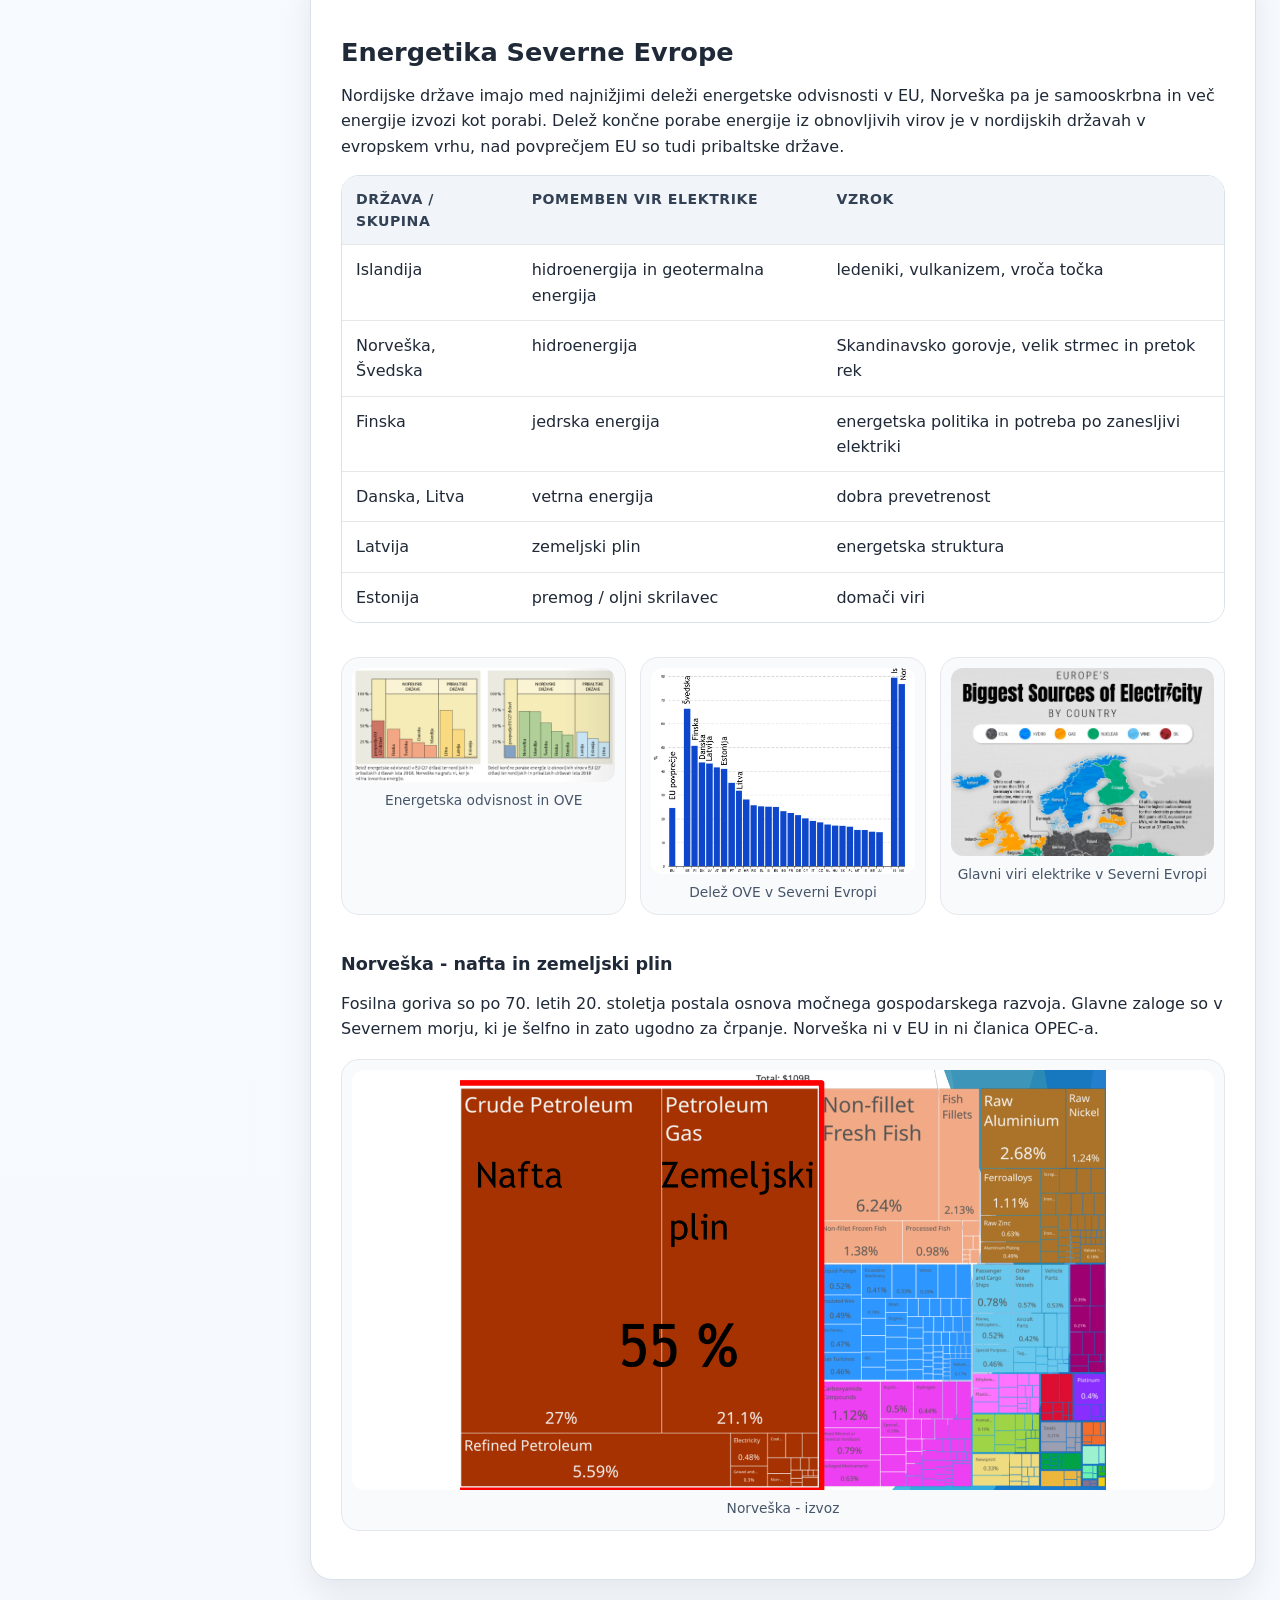
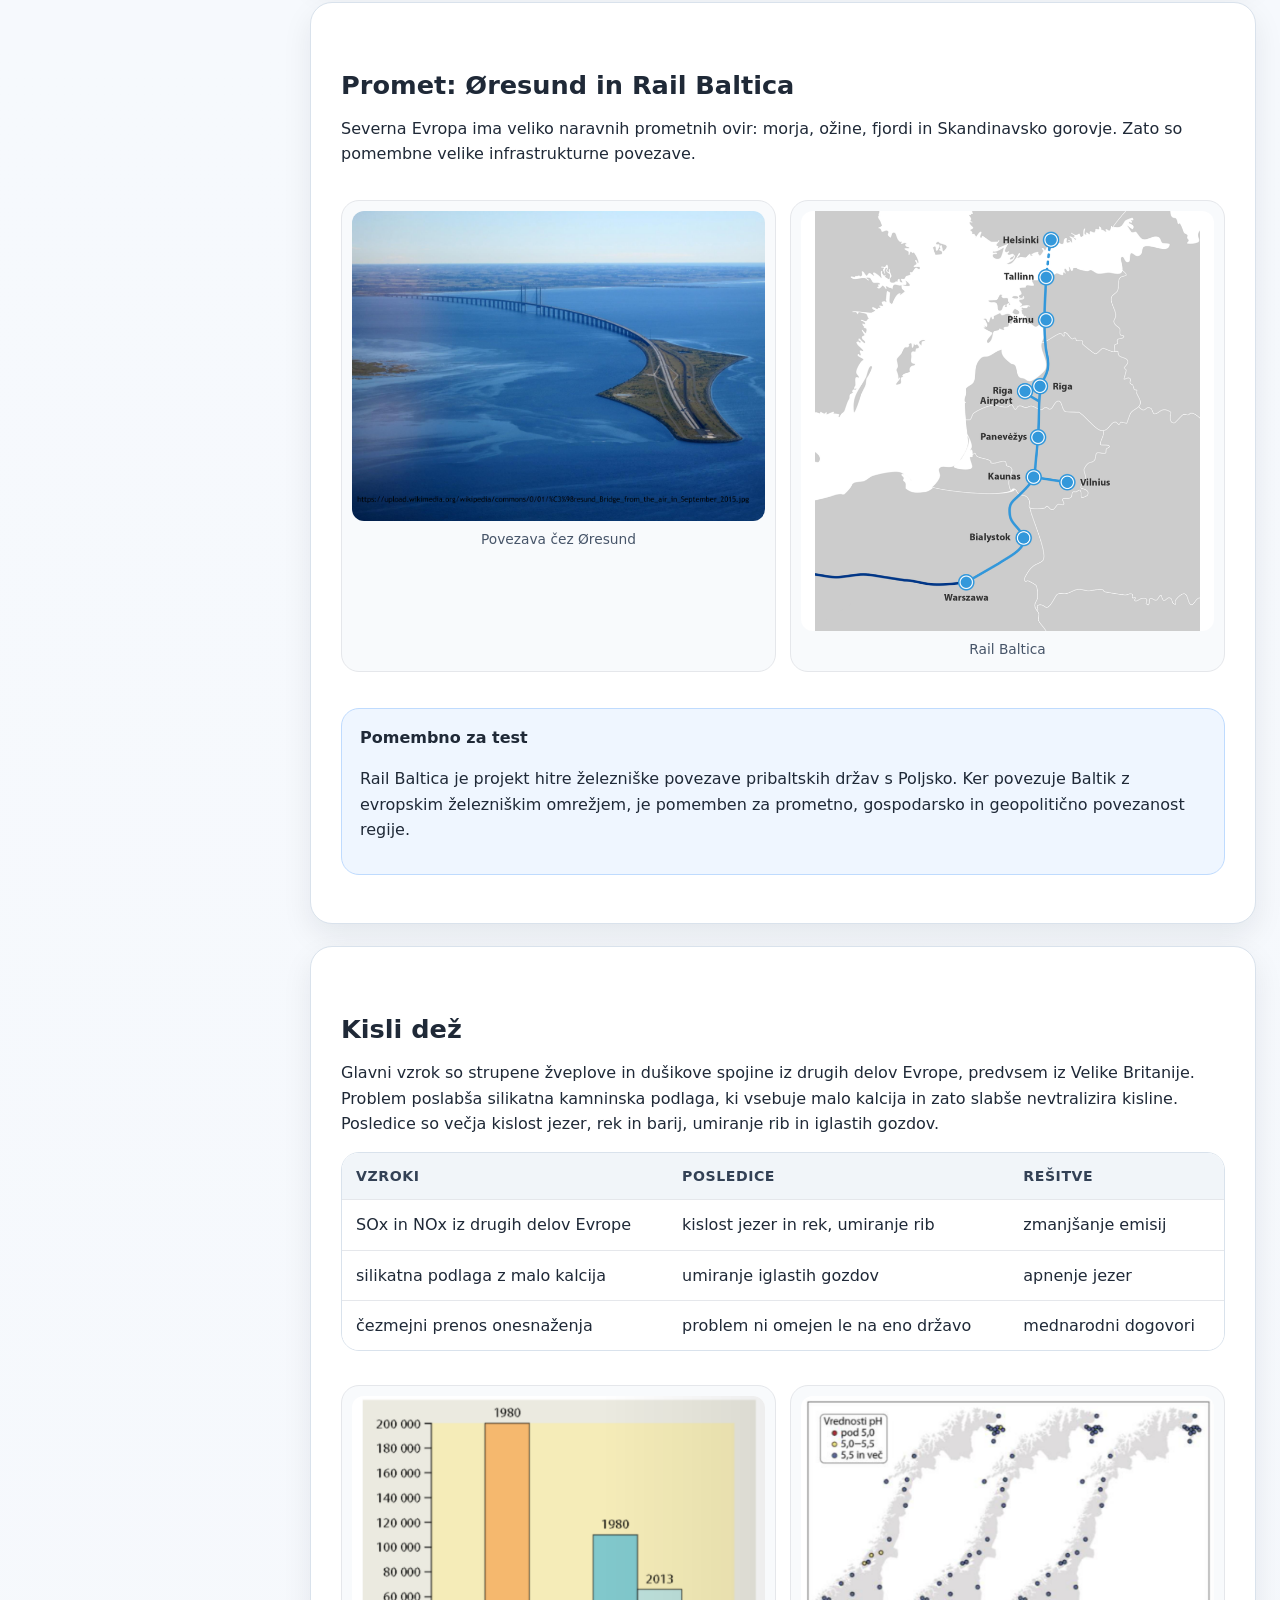
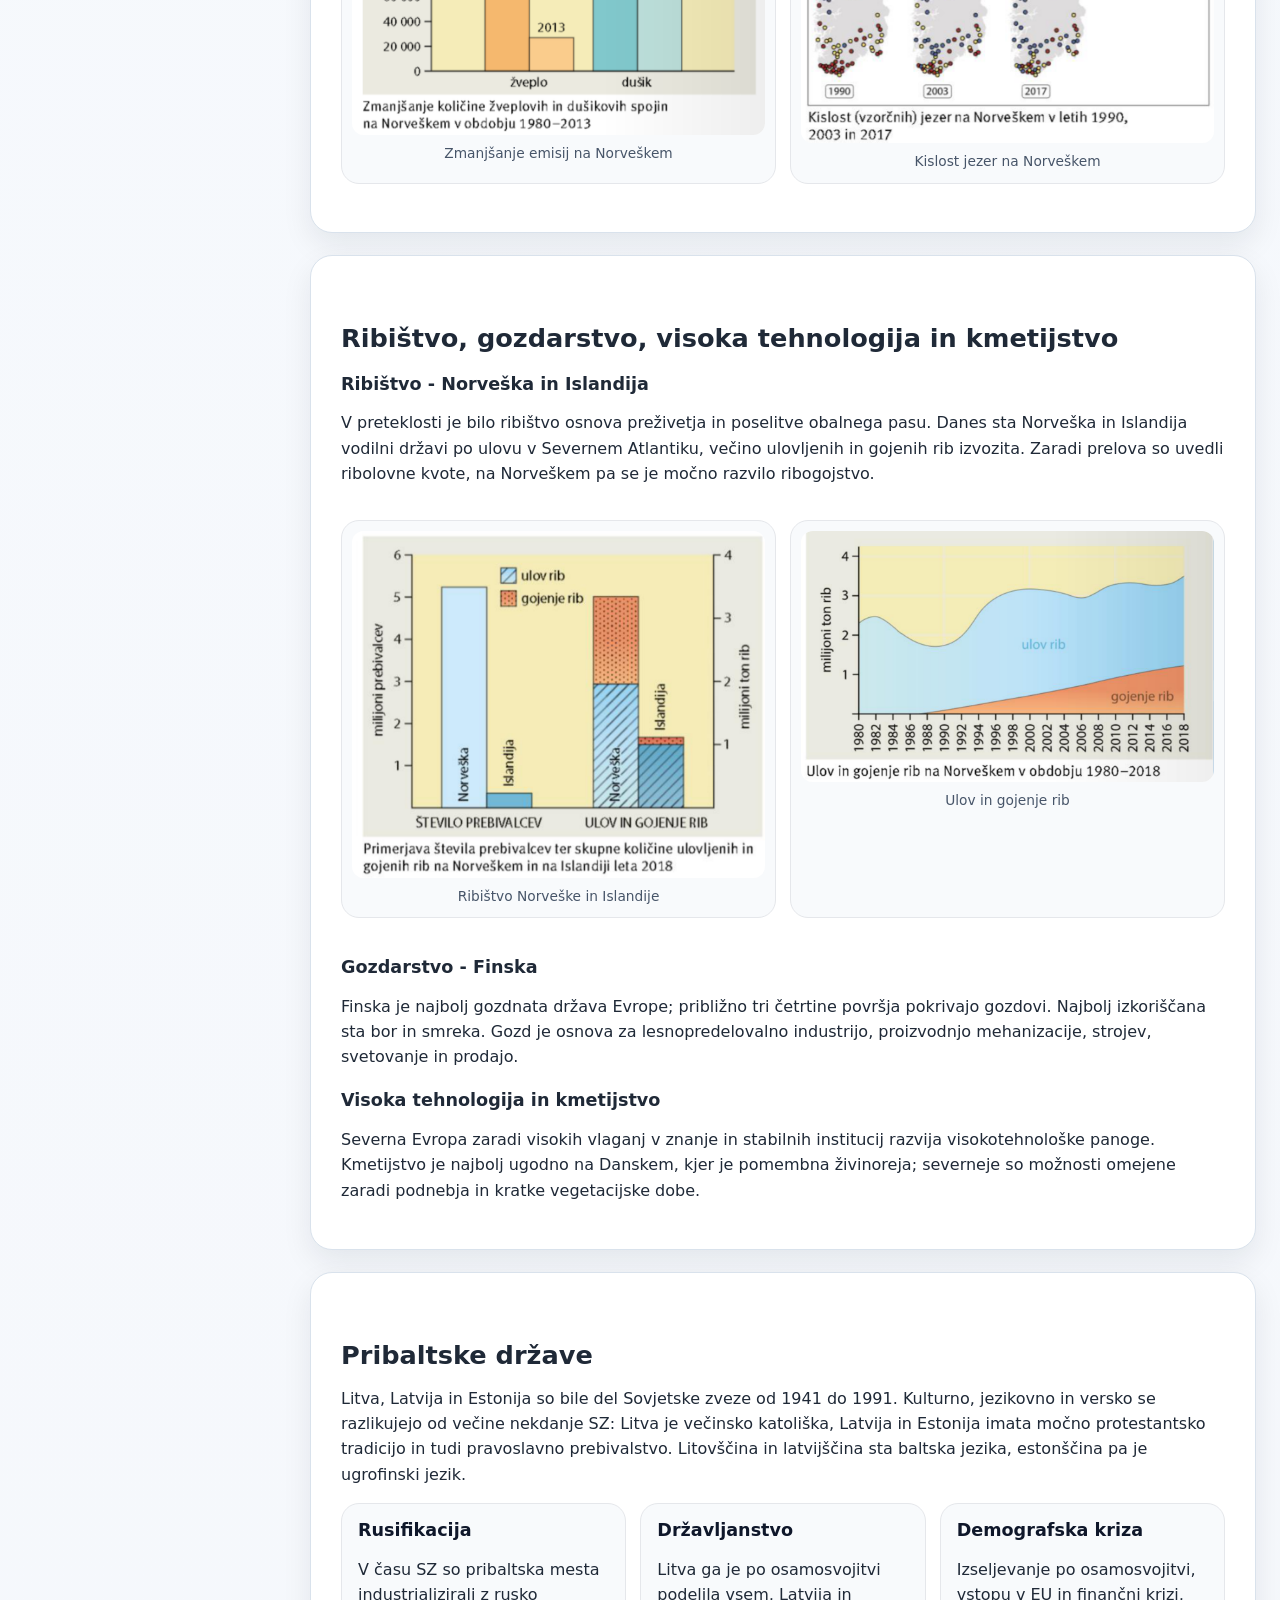
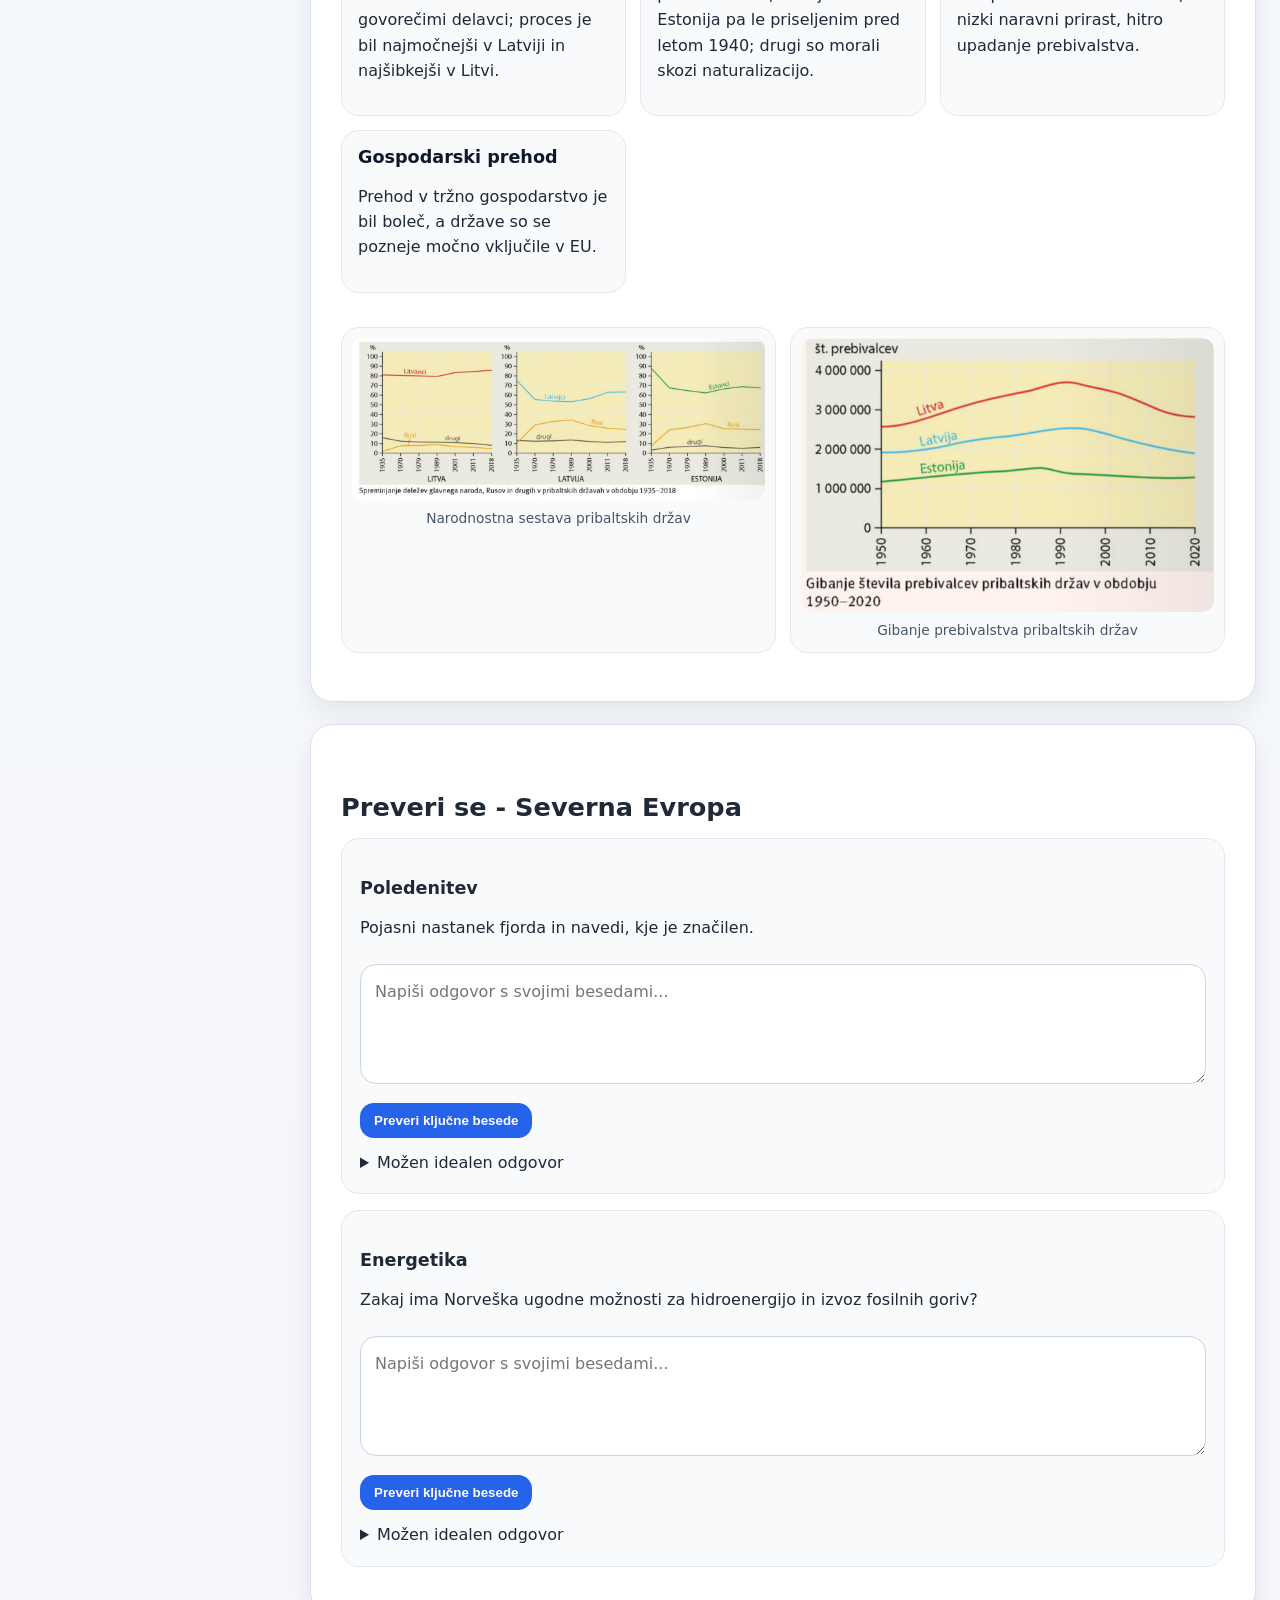
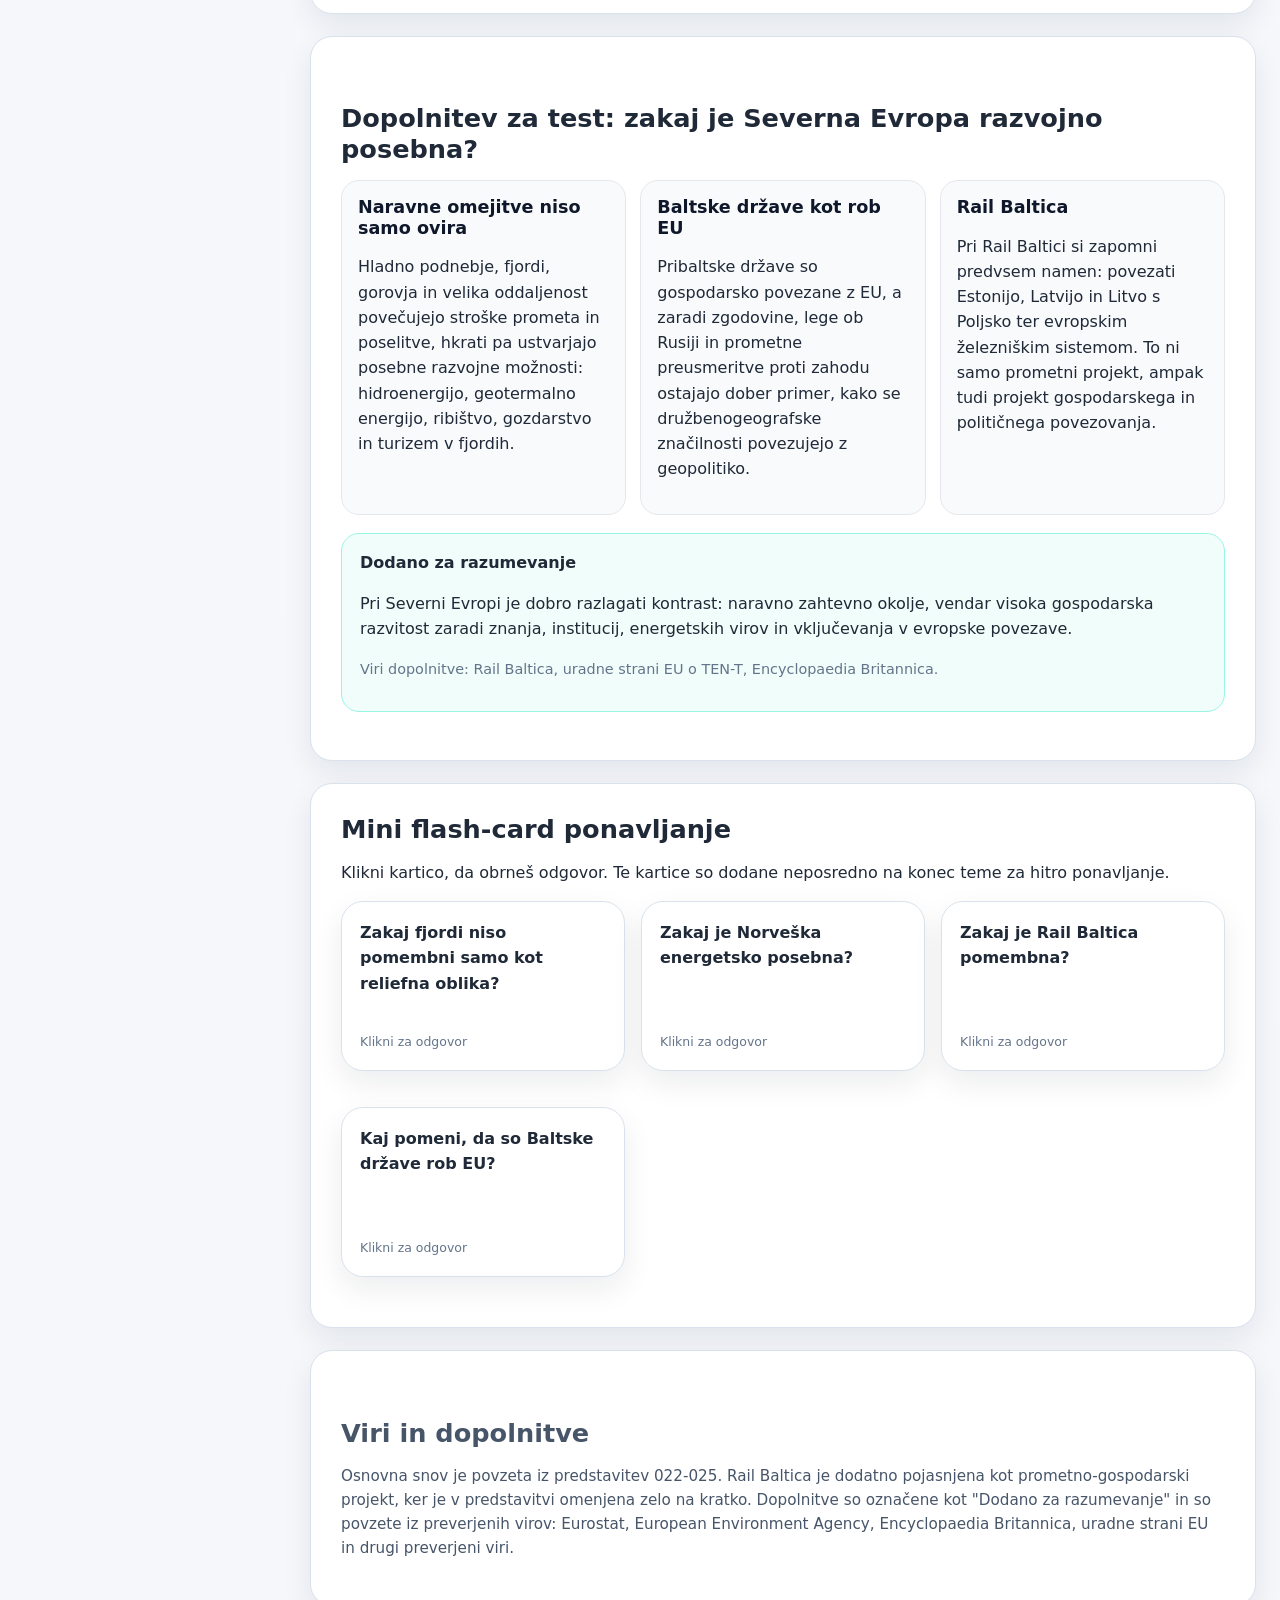
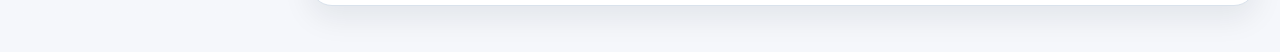
<file: ucenje/severna-evropa.html>
<!DOCTYPE html>

<html lang="sl"><head><meta charset="utf-8"/><meta content="width=device-width, initial-scale=1" name="viewport"/><title>Severna Evropa</title><link href="../assets/css/styles.css" rel="stylesheet"/></head><body><header class="site-header">
<div class="brand"><a href="../index.html">Geografija Evrope</a><span>interaktivna priprava</span></div>
<button aria-label="Odpri meni" class="burger">☰</button>
<nav class="top-nav">
<a class="active" href="../ucenje/evropa.html">Učenje</a>
<a class="" href="../definicije.html">Definicije</a>
<a class="" href="../karte.html">Karte</a>
<div class="nav-dd"><a class="" href="../ponavljanje/top-vprasanja.html">Ponavljanje</a><div class="dd-menu"><a href="../ponavljanje/top-vprasanja.html">Top vprašanja</a><a href="../ponavljanje/flashcards.html">Flash-cards</a></div></div>
<a class="" href="../testi.html">Testi</a>
</nav>
</header><main class="layout"><button aria-expanded="false" class="subnav-toggle">☰ Podteme snovi</button><aside class="sidebar"><div class="side-title">Učenje</div><a href="evropa.html">Evropa splošno</a><a class="current" href="severna-evropa.html">Severna Evropa</a><a href="juzna-evropa.html">Južna Evropa</a><a href="zahodna-evropa.html">Zahodna Evropa</a><div class="side-divider"></div><div class="side-subtitle">Podteme na strani</div><a class="sublink" href="#povrsje">NG: površje in zgradbene enote</a><a class="sublink" href="#poledenitev">Celinska poledenitev in ledeniške oblike</a><a class="sublink" href="#podnebje">Podnebje, rastlinstvo in prsti</a><a class="sublink" href="#poselitev">Vpliv površja in podnebja na poselitev, kmetijstvo, promet</a><a class="sublink" href="#nordijski-model">DG: nordijski model</a><a class="sublink" href="#energetika">Energetika Severne Evrope</a><a class="sublink" href="#promet">Promet: Øresund in Rail Baltica</a><a class="sublink" href="#kisli-dez">Kisli dež</a><a class="sublink" href="#ribistvo">Ribištvo, gozdarstvo, visoka tehnologija in kmetijstvo</a><a class="sublink" href="#pribaltske">Pribaltske države</a><a class="sublink" href="#preveri">Preveri se - Severna Evropa</a></aside><section class="content"><section class="hero"><div><p class="kicker">Učenje</p><h1>Severna Evropa</h1><p>Enotna stran za Sever: naravnogeografske značilnosti, družbenogeografske značilnosti, izbrani procesi, problemi in preverjanje.</p></div></section><div class="toc"><a href="#povrsje">Površje</a><a href="#poledenitev">Poledenitev</a><a href="#podnebje">Podnebje</a><a href="#poselitev">Poselitev</a><a href="#nordijski-model">Nordijski model</a><a href="#energetika">Energetika</a><a href="#promet">Promet</a><a href="#kisli-dez">Kisli dež</a><a href="#ribistvo">Ribištvo</a><a href="#gozdarstvo">Gozdarstvo</a><a href="#pribaltske">Pribaltske države</a><a href="#preveri">Preveri se</a></div><section class="learn-section" id="povrsje"><h2>Naravnogeografske značilnosti: površje in zgradbene enote</h2><div class="cards"><article class="card"><h3>Baltski ščit</h3><p>Švedska in Finska; stara uravnava iz predkambrija.</p></article><article class="card"><h3>Ruska plošča</h3><p>Pribaltske države; uravnava iz predkambrija, prekrita s sedimenti mlajših obdobij.</p></article><article class="card"><h3>Skandinavsko gorovje</h3><p>Staronagubano gorovje, nastalo s kaledonsko orogenezo.</p></article><article class="card"><h3>Islandija</h3><p>Vulkanizem zaradi razmikanja Severnoameriške in Evrazijske plošče ter vroče točke.</p></article></div><div class="grid-2"><figure class="fig"><img alt="Tektonske enote Evrope" src="../assets/images/tektonske_enote_severna.png"/><figcaption>Tektonske enote Evrope</figcaption></figure><figure class="fig"><img alt="Vulkanizem in geotermalna energija na Islandiji" src="../assets/images/islandija_vulkanizem.png"/><figcaption>Vulkanizem in geotermalna energija na Islandiji</figcaption></figure></div><div class="important"><strong>Pomembno za test</strong><p>Pri Islandiji poveži vulkanizem z rabo geotermalne energije: elektrarne, toplarne, kopališča, rastlinjaki in gejzirji.</p></div></section><section class="learn-section" id="poledenitev"><h2>Celinska poledenitev in ledeniške oblike</h2><p>V pleistocenu je bila Severna Evropa območje celinske poledenitve. Led je površje preoblikoval z ledeniško erozijo in akumulacijo. Med poledenitvijo se je površje pogrezalo, po umiku ledenega pokrova pa se dviguje.</p><div class="table-wrap"><table><thead><tr><th>Erozijske oblike</th><th>Akumulacijske oblike</th></tr></thead><tbody><tr><td>fjord - ledeniška dolina, ki jo je zalilo morje</td><td>morena - nasip kamenja, ki ga odloži ledenik</td></tr><tr><td>fjell - zbrušeno planotasto površje nad gozdno mejo</td><td>ledeniška jezera in pojezerja, zlasti na Finskem</td></tr><tr><td>grbinasti otočki, npr. Lofoti</td><td>zajezitve za morenskimi nasipi</td></tr></tbody></table></div><div class="grid-3"><figure class="fig"><img alt="Fjord in fjell" src="../assets/images/fjord_fjell.png"/><figcaption>Fjord in fjell</figcaption></figure><figure class="fig"><img alt="Nastanek fjorda" src="../assets/images/nastanek_fjorda.png"/><figcaption>Nastanek fjorda</figcaption></figure><figure class="fig"><img alt="Finsko pojezerje" src="../assets/images/finsko_pojezerje.png"/><figcaption>Finsko pojezerje</figcaption></figure></div></section><section class="learn-section" id="podnebje"><h2>Podnebje, rastlinstvo in prsti</h2><p>Na podnebje Severne Evrope vplivajo visoka geografska širina, topli Severnoatlantski tok, reliefna pregrada Skandinavskega gorstva in oddaljenost od morja. Proti vzhodu se povečuje kontinentalnost: padavin je manj, temperaturne razlike med poletjem in zimo pa naraščajo.</p><div class="table-wrap"><table><thead><tr><th>Podnebni tip</th><th>Rastlinstvo</th><th>Prsti / območje</th></tr></thead><tbody><tr><td>oceansko</td><td>listnati in mešani gozdovi</td><td>kambisoli</td></tr><tr><td>kontinentalno vlažno</td><td>listnati in mešani gozdovi</td><td>kambisoli in grejzjomi</td></tr><tr><td>zmerno hladno</td><td>iglasti gozdovi</td><td>podzoli</td></tr><tr><td>gorsko</td><td>gorsko rastlinstvo</td><td>gorske prsti</td></tr><tr><td>tundrsko</td><td>tundrsko rastlinstvo</td><td>tundrske prsti</td></tr></tbody></table></div><figure class="fig"><img alt="Podnebni tipi Severne Evrope" src="../assets/images/podnebni_tipi_severna.png"/><figcaption>Podnebni tipi Severne Evrope</figcaption></figure><div class="add"><strong>Dodano za razumevanje</strong><p>Če razlagaš razliko zahod-vzhod v Severni Evropi, vedno uporabi tri besede: Atlantik, Skandinavsko gorovje, kontinentalnost.</p></div></section><section class="learn-section" id="poselitev"><h2>Vpliv površja in podnebja na poselitev, kmetijstvo, promet in turizem</h2><div class="cards"><article class="card"><h3>Poselitev</h3><p>Redka; najgostejša na jugu. Severnoatlantski tok omogoča poselitev obalnega pasu Norveške, gorati relief pa poselitev ovira.</p></article><article class="card"><h3>Kmetijstvo</h3><p>Dobre možnosti predvsem na Danskem; pomembna živinoreja. Na severu iglasti gozdovi podpirajo gozdarstvo in predelavo lesa.</p></article><article class="card"><h3>Promet</h3><p>Ovire so Skandinavsko gorovje, fjordi, morja in ožine. Zato so pomembni mostovi, trajekti in železniški projekti.</p></article><article class="card"><h3>Turizem</h3><p>Večinoma domači turizem; mednarodno privlačni so fjordi, prestolnice in Nordkap.</p></article></div></section><section class="learn-section" id="nordijski-model"><h2>Družbenogeografske značilnosti: nordijski model</h2><p>Nordijske države povezuje model razvoja, ki temelji na visoki gospodarski razvitosti, demokraciji, človekovih pravicah, zaupanju v institucije, nizki koruptivnosti, enakomernejši razdelitvi bogastva in visokih vlaganjih v zdravstvo, šolstvo ter socialne službe. Visoki davki omogočajo socialno državo oziroma državo blaginje.</p><div class="warning"><strong>Ne zamenjaj</strong><p>Nordijske države niso isto kot Skandinavija. V šolskem gradivu k Severni Evropi spadajo tudi pribaltske države.</p></div></section><section class="learn-section" id="energetika"><h2>Energetika Severne Evrope</h2><p>Nordijske države imajo med najnižjimi deleži energetske odvisnosti v EU, Norveška pa je samooskrbna in več energije izvozi kot porabi. Delež končne porabe energije iz obnovljivih virov je v nordijskih državah v evropskem vrhu, nad povprečjem EU so tudi pribaltske države.</p><div class="table-wrap"><table><thead><tr><th>Država / skupina</th><th>Pomemben vir elektrike</th><th>Vzrok</th></tr></thead><tbody><tr><td>Islandija</td><td>hidroenergija in geotermalna energija</td><td>ledeniki, vulkanizem, vroča točka</td></tr><tr><td>Norveška, Švedska</td><td>hidroenergija</td><td>Skandinavsko gorovje, velik strmec in pretok rek</td></tr><tr><td>Finska</td><td>jedrska energija</td><td>energetska politika in potreba po zanesljivi elektriki</td></tr><tr><td>Danska, Litva</td><td>vetrna energija</td><td>dobra prevetrenost</td></tr><tr><td>Latvija</td><td>zemeljski plin</td><td>energetska struktura</td></tr><tr><td>Estonija</td><td>premog / oljni skrilavec</td><td>domači viri</td></tr></tbody></table></div><div class="grid-3"><figure class="fig"><img alt="Energetska odvisnost in OVE" src="../assets/images/sev_energetska_odvisnost.png"/><figcaption>Energetska odvisnost in OVE</figcaption></figure><figure class="fig"><img alt="Delež OVE v Severni Evropi" src="../assets/images/sev_ove_2023.png"/><figcaption>Delež OVE v Severni Evropi</figcaption></figure><figure class="fig"><img alt="Glavni viri elektrike v Severni Evropi" src="../assets/images/sev_elektrika_vire.png"/><figcaption>Glavni viri elektrike v Severni Evropi</figcaption></figure></div><h3>Norveška - nafta in zemeljski plin</h3><p>Fosilna goriva so po 70. letih 20. stoletja postala osnova močnega gospodarskega razvoja. Glavne zaloge so v Severnem morju, ki je šelfno in zato ugodno za črpanje. Norveška ni v EU in ni članica OPEC-a.</p><figure class="fig"><img alt="Norveška - izvoz" src="../assets/images/norveska_izvoz.png"/><figcaption>Norveška - izvoz</figcaption></figure></section><section class="learn-section" id="promet"><h2>Promet: Øresund in Rail Baltica</h2><p>Severna Evropa ima veliko naravnih prometnih ovir: morja, ožine, fjordi in Skandinavsko gorovje. Zato so pomembne velike infrastrukturne povezave.</p><div class="grid-2"><figure class="fig"><img alt="Povezava čez Øresund" src="../assets/images/oresund_bridge.png"/><figcaption>Povezava čez Øresund</figcaption></figure><figure class="fig"><img alt="Rail Baltica" src="../assets/images/rail_baltica.png"/><figcaption>Rail Baltica</figcaption></figure></div><div class="important"><strong>Pomembno za test</strong><p>Rail Baltica je projekt hitre železniške povezave pribaltskih držav s Poljsko. Ker povezuje Baltik z evropskim železniškim omrežjem, je pomemben za prometno, gospodarsko in geopolitično povezanost regije.</p></div></section><section class="learn-section" id="kisli-dez"><h2>Kisli dež</h2><p>Glavni vzrok so strupene žveplove in dušikove spojine iz drugih delov Evrope, predvsem iz Velike Britanije. Problem poslabša silikatna kamninska podlaga, ki vsebuje malo kalcija in zato slabše nevtralizira kisline. Posledice so večja kislost jezer, rek in barij, umiranje rib in iglastih gozdov.</p><div class="table-wrap"><table><thead><tr><th>Vzroki</th><th>Posledice</th><th>Rešitve</th></tr></thead><tbody><tr><td>SOx in NOx iz drugih delov Evrope</td><td>kislost jezer in rek, umiranje rib</td><td>zmanjšanje emisij</td></tr><tr><td>silikatna podlaga z malo kalcija</td><td>umiranje iglastih gozdov</td><td>apnenje jezer</td></tr><tr><td>čezmejni prenos onesnaženja</td><td>problem ni omejen le na eno državo</td><td>mednarodni dogovori</td></tr></tbody></table></div><div class="grid-2"><figure class="fig"><img alt="Zmanjšanje emisij na Norveškem" src="../assets/images/kisli_dez_emisije.png"/><figcaption>Zmanjšanje emisij na Norveškem</figcaption></figure><figure class="fig"><img alt="Kislost jezer na Norveškem" src="../assets/images/ph_jezera_norveska.png"/><figcaption>Kislost jezer na Norveškem</figcaption></figure></div></section><section class="learn-section" id="ribistvo"><h2>Ribištvo, gozdarstvo, visoka tehnologija in kmetijstvo</h2><h3>Ribištvo - Norveška in Islandija</h3><p>V preteklosti je bilo ribištvo osnova preživetja in poselitve obalnega pasu. Danes sta Norveška in Islandija vodilni državi po ulovu v Severnem Atlantiku, večino ulovljenih in gojenih rib izvozita. Zaradi prelova so uvedli ribolovne kvote, na Norveškem pa se je močno razvilo ribogojstvo.</p><div class="grid-2"><figure class="fig"><img alt="Ribištvo Norveške in Islandije" src="../assets/images/ribistvo_norveska_islandija.png"/><figcaption>Ribištvo Norveške in Islandije</figcaption></figure><figure class="fig"><img alt="Ulov in gojenje rib" src="../assets/images/ulov_gojenje_rib.png"/><figcaption>Ulov in gojenje rib</figcaption></figure></div><h3 id="gozdarstvo">Gozdarstvo - Finska</h3><p>Finska je najbolj gozdnata država Evrope; približno tri četrtine površja pokrivajo gozdovi. Najbolj izkoriščana sta bor in smreka. Gozd je osnova za lesnopredelovalno industrijo, proizvodnjo mehanizacije, strojev, svetovanje in prodajo.</p><h3>Visoka tehnologija in kmetijstvo</h3><p>Severna Evropa zaradi visokih vlaganj v znanje in stabilnih institucij razvija visokotehnološke panoge. Kmetijstvo je najbolj ugodno na Danskem, kjer je pomembna živinoreja; severneje so možnosti omejene zaradi podnebja in kratke vegetacijske dobe.</p></section><section class="learn-section" id="pribaltske"><h2>Pribaltske države</h2><p>Litva, Latvija in Estonija so bile del Sovjetske zveze od 1941 do 1991. Kulturno, jezikovno in versko se razlikujejo od večine nekdanje SZ: Litva je večinsko katoliška, Latvija in Estonija imata močno protestantsko tradicijo in tudi pravoslavno prebivalstvo. Litovščina in latvijščina sta baltska jezika, estonščina pa je ugrofinski jezik.</p><div class="cards"><article class="card"><h3>Rusifikacija</h3><p>V času SZ so pribaltska mesta industrializirali z rusko govorečimi delavci; proces je bil najmočnejši v Latviji in najšibkejši v Litvi.</p></article><article class="card"><h3>Državljanstvo</h3><p>Litva ga je po osamosvojitvi podelila vsem, Latvija in Estonija pa le priseljenim pred letom 1940; drugi so morali skozi naturalizacijo.</p></article><article class="card"><h3>Demografska kriza</h3><p>Izseljevanje po osamosvojitvi, vstopu v EU in finančni krizi, nizki naravni prirast, hitro upadanje prebivalstva.</p></article><article class="card"><h3>Gospodarski prehod</h3><p>Prehod v tržno gospodarstvo je bil boleč, a države so se pozneje močno vključile v EU.</p></article></div><div class="grid-2"><figure class="fig"><img alt="Narodnostna sestava pribaltskih držav" src="../assets/images/narodnost_pribaltske.png"/><figcaption>Narodnostna sestava pribaltskih držav</figcaption></figure><figure class="fig"><img alt="Gibanje prebivalstva pribaltskih držav" src="../assets/images/prebivalstvo_pribaltske.png"/><figcaption>Gibanje prebivalstva pribaltskih držav</figcaption></figure></div></section><section class="learn-section" id="preveri"><h2>Preveri se - Severna Evropa</h2><div class="check-block" data-keywords="ledenik|erozija|dolina|morje|Norveška"><h3>Poledenitev</h3><p>Pojasni nastanek fjorda in navedi, kje je značilen.</p><textarea placeholder="Napiši odgovor s svojimi besedami..."></textarea><button class="btn check-answer">Preveri ključne besede</button><div class="feedback"></div><details><summary>Možen idealen odgovor</summary><p>Fjord nastane, ko ledenik z erozijo poglobi dolino, po umiku ledu pa jo zalije morje. Značilen je za norveško obalo, kjer ustvarja zelo razčlenjeno obalo, prometne ovire in pomembno turistično pokrajino.</p><p><a href="severna-evropa.html#poledenitev">Preberi več v snovi</a></p></details></div><div class="check-block" data-keywords="Skandinavsko gorovje|strmec|pretok|Severno morje|nafta|zemeljski plin"><h3>Energetika</h3><p>Zakaj ima Norveška ugodne možnosti za hidroenergijo in izvoz fosilnih goriv?</p><textarea placeholder="Napiši odgovor s svojimi besedami..."></textarea><button class="btn check-answer">Preveri ključne besede</button><div class="feedback"></div><details><summary>Možen idealen odgovor</summary><p>Hidroenergijo omogočajo Skandinavsko gorovje, velik strmec in pretok rek. Izvoz fosilnih goriv pa temelji na nafti in zemeljskem plinu, zlasti iz Severnega morja, ki je šelfno in zato ugodno za črpanje.</p><p><a href="severna-evropa.html#energetika">Preberi več v snovi</a></p></details></div></section>
<section class="learn-section" id="dopolnitev-sever"><h2>Dopolnitev za test: zakaj je Severna Evropa razvojno posebna?</h2>
<div class="cards"><article class="card"><h3>Naravne omejitve niso samo ovira</h3><p>Hladno podnebje, fjordi, gorovja in velika oddaljenost povečujejo stroške prometa in poselitve, hkrati pa ustvarjajo posebne razvojne možnosti: hidroenergijo, geotermalno energijo, ribištvo, gozdarstvo in turizem v fjordih.</p></article><article class="card"><h3>Baltske države kot rob EU</h3><p>Pribaltske države so gospodarsko povezane z EU, a zaradi zgodovine, lege ob Rusiji in prometne preusmeritve proti zahodu ostajajo dober primer, kako se družbenogeografske značilnosti povezujejo z geopolitiko.</p></article><article class="card"><h3>Rail Baltica</h3><p>Pri Rail Baltici si zapomni predvsem namen: povezati Estonijo, Latvijo in Litvo s Poljsko ter evropskim železniškim sistemom. To ni samo prometni projekt, ampak tudi projekt gospodarskega in političnega povezovanja.</p></article></div>
<div class="add"><strong>Dodano za razumevanje</strong><p>Pri Severni Evropi je dobro razlagati kontrast: naravno zahtevno okolje, vendar visoka gospodarska razvitost zaradi znanja, institucij, energetskih virov in vključevanja v evropske povezave.</p><p class="source-note">Viri dopolnitve: Rail Baltica, uradne strani EU o TEN-T, Encyclopaedia Britannica.</p></div></section>
<section class="learn-section mini-flash-section"><h2>Mini flash-card ponavljanje</h2><p>Klikni kartico, da obrneš odgovor. Te kartice so dodane neposredno na konec teme za hitro ponavljanje.</p><div class="flash-grid inline-flash"><div class="flash-card"><div class="flash-inner"><div class="flash-face flash-front"><div><strong>Zakaj fjordi niso pomembni samo kot reliefna oblika?</strong></div><div class="flash-meta">Klikni za odgovor</div></div><div class="flash-face flash-back"><div>Ker vplivajo na poselitev, promet, turizem in ribištvo: obala je razčlenjena, promet je težji, pokrajina pa turistično privlačna.</div><div class="flash-meta">Klikni za vprašanje</div></div></div></div><div class="flash-card"><div class="flash-inner"><div class="flash-face flash-front"><div><strong>Zakaj je Norveška energetsko posebna?</strong></div><div class="flash-meta">Klikni za odgovor</div></div><div class="flash-face flash-back"><div>Ima hidroenergijo zaradi goratega reliefa in velike vodnatosti, poleg tega pa nafto in plin v Severnem morju.</div><div class="flash-meta">Klikni za vprašanje</div></div></div></div><div class="flash-card"><div class="flash-inner"><div class="flash-face flash-front"><div><strong>Zakaj je Rail Baltica pomembna?</strong></div><div class="flash-meta">Klikni za odgovor</div></div><div class="flash-face flash-back"><div>Ker pribaltske države povezuje s Poljsko in evropskim železniškim omrežjem ter zmanjšuje prometno izoliranost regije.</div><div class="flash-meta">Klikni za vprašanje</div></div></div></div><div class="flash-card"><div class="flash-inner"><div class="flash-face flash-front"><div><strong>Kaj pomeni, da so Baltske države rob EU?</strong></div><div class="flash-meta">Klikni za odgovor</div></div><div class="flash-face flash-back"><div>Ležijo na severovzhodnem robu EU, blizu Rusije, zato so zanje pomembni prometna povezanost, varnost in gospodarska integracija z zahodom.</div><div class="flash-meta">Klikni za vprašanje</div></div></div></div></div></section><section class="sources"><h2>Viri in dopolnitve</h2><p>Osnovna snov je povzeta iz predstavitev 022-025. Rail Baltica je dodatno pojasnjena kot prometno-gospodarski projekt, ker je v predstavitvi omenjena zelo na kratko. Dopolnitve so označene kot "Dodano za razumevanje" in so povzete iz preverjenih virov: Eurostat, European Environment Agency, Encyclopaedia Britannica, uradne strani EU in drugi preverjeni viri.</p></section></section></main><script src="../assets/js/main.js"></script></body></html>
</file>
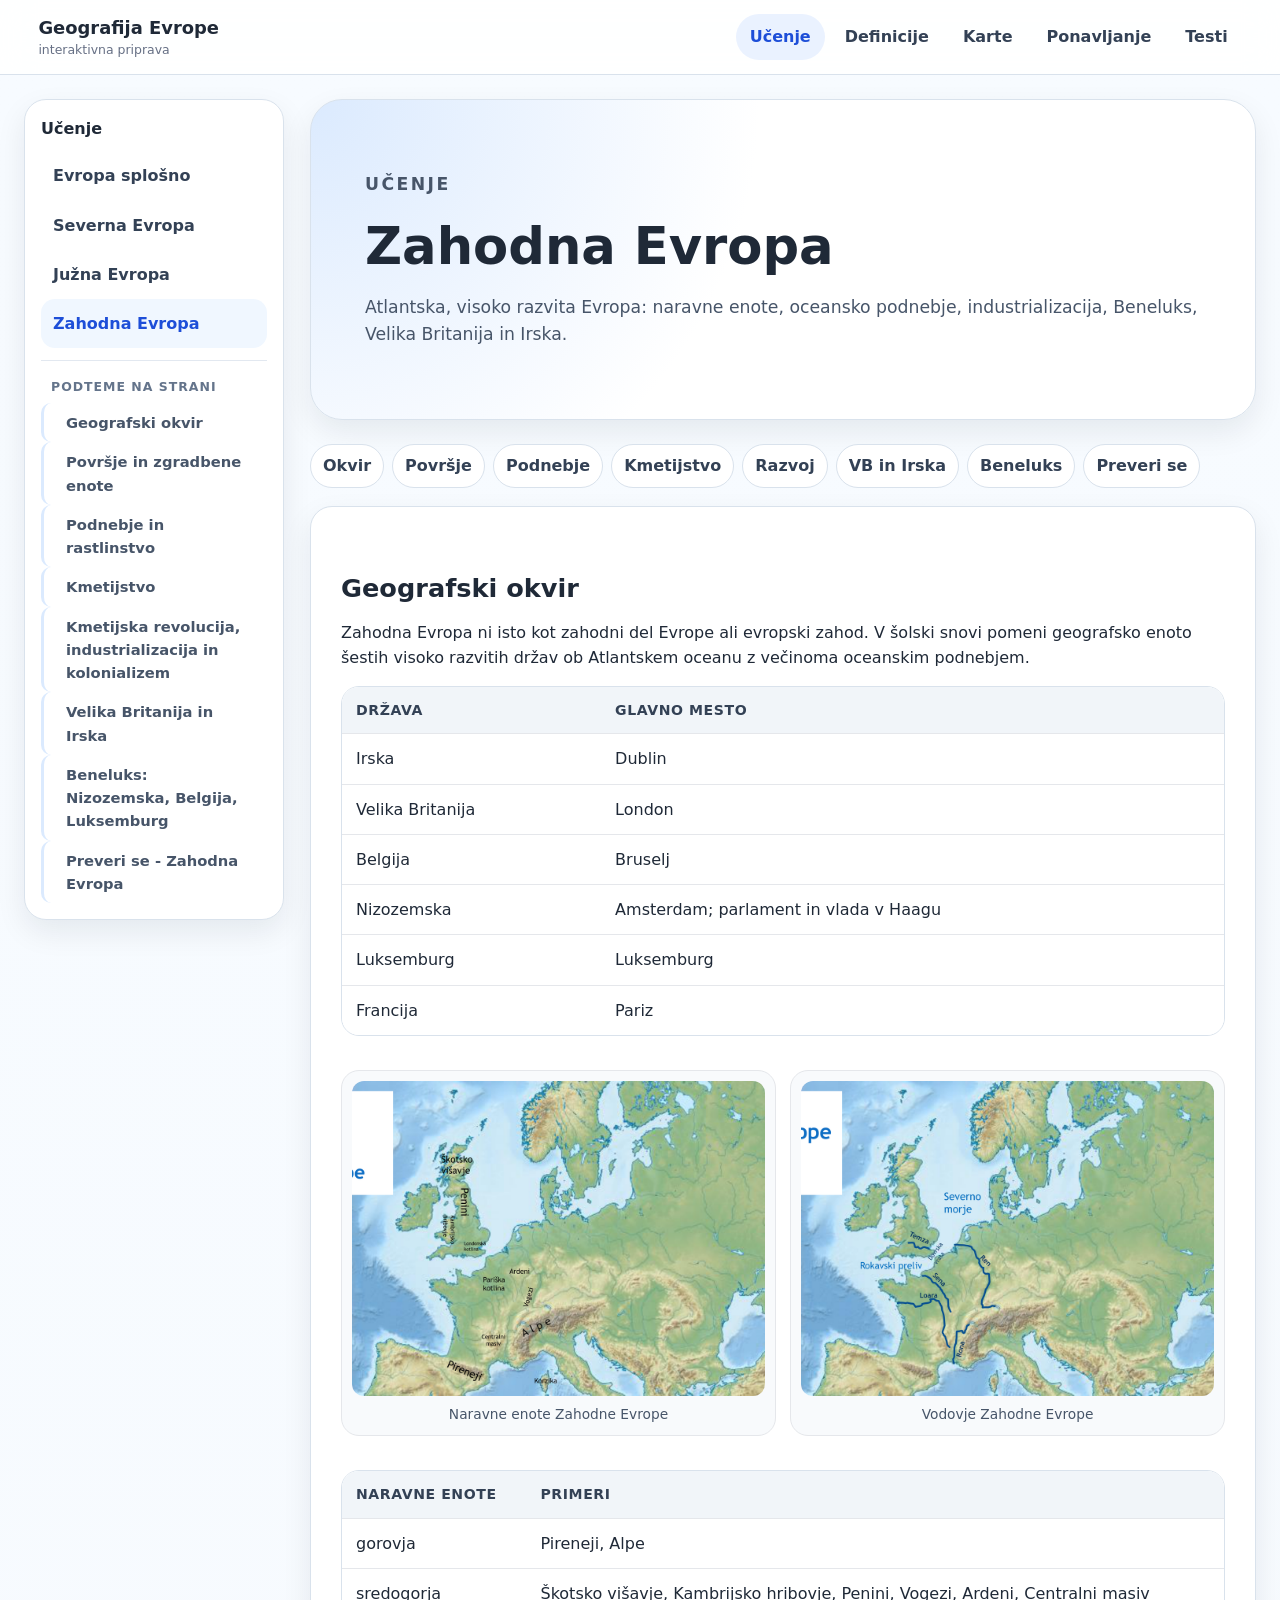
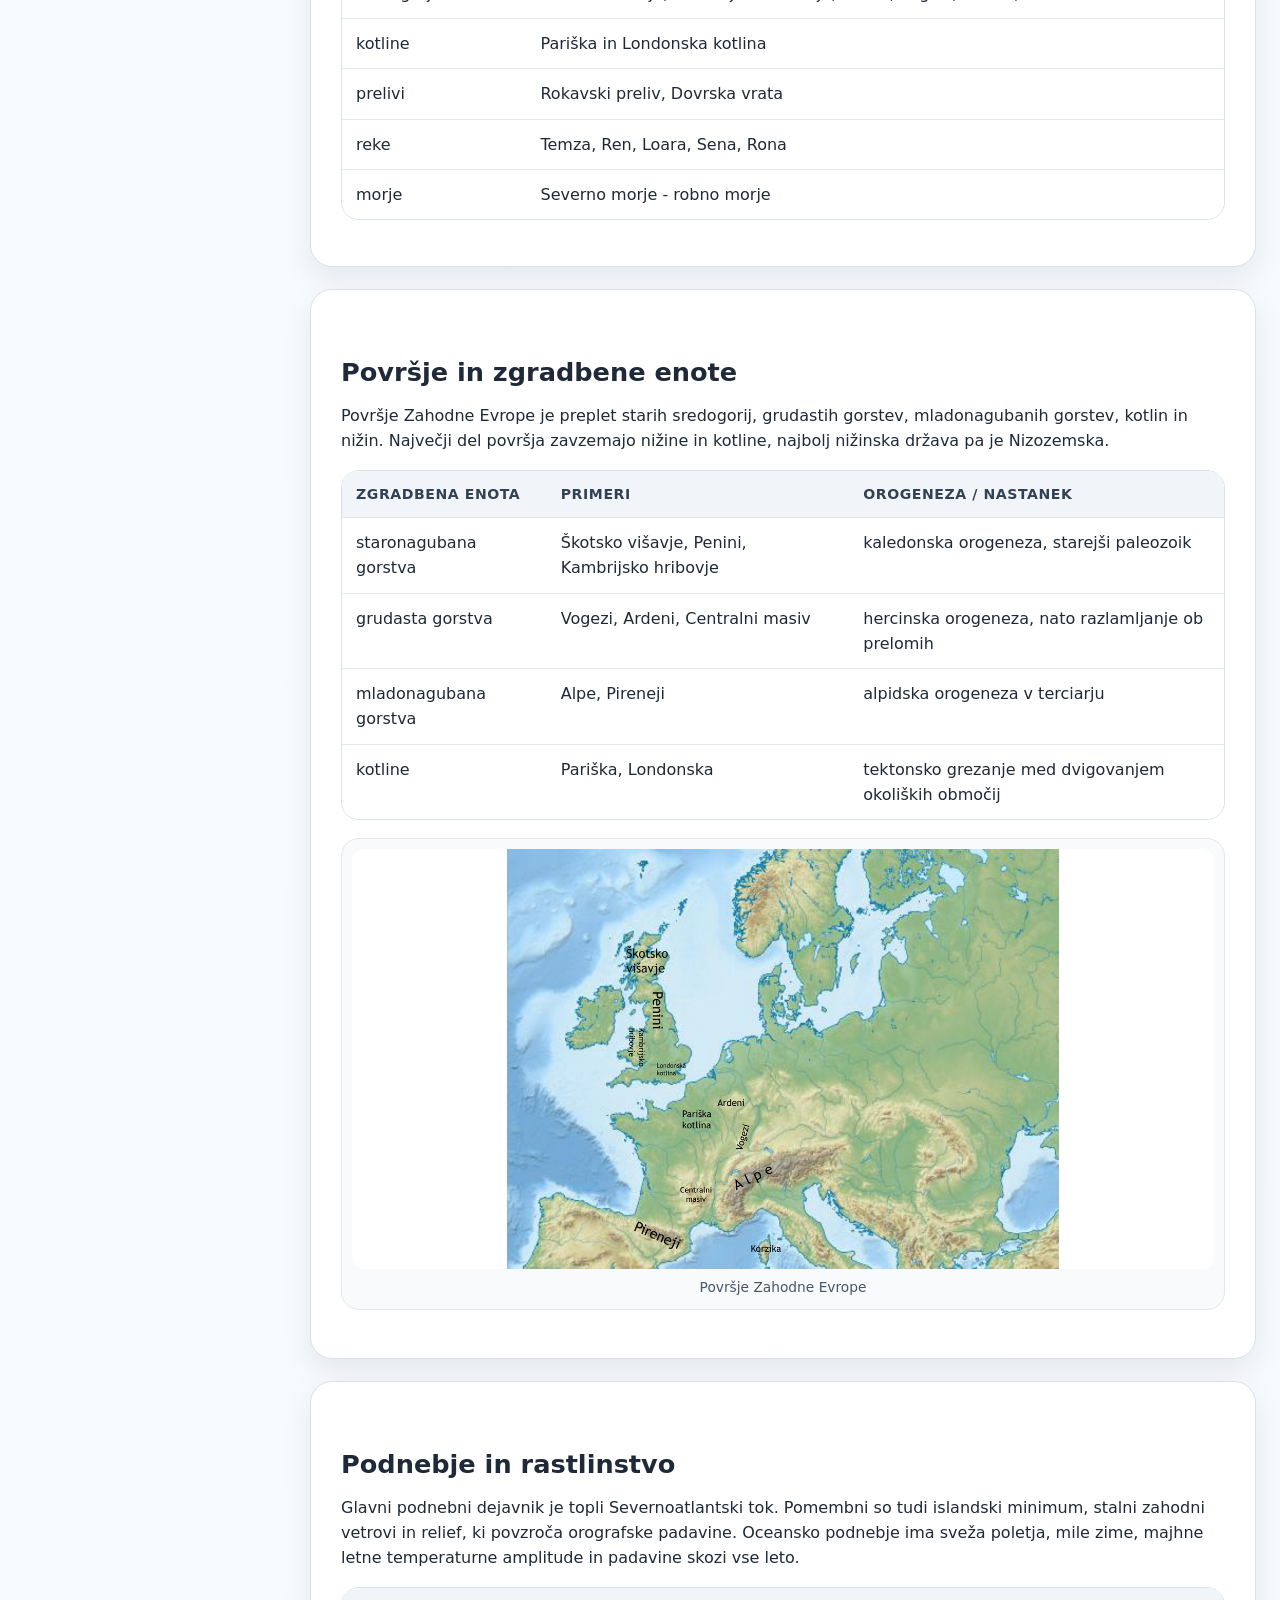
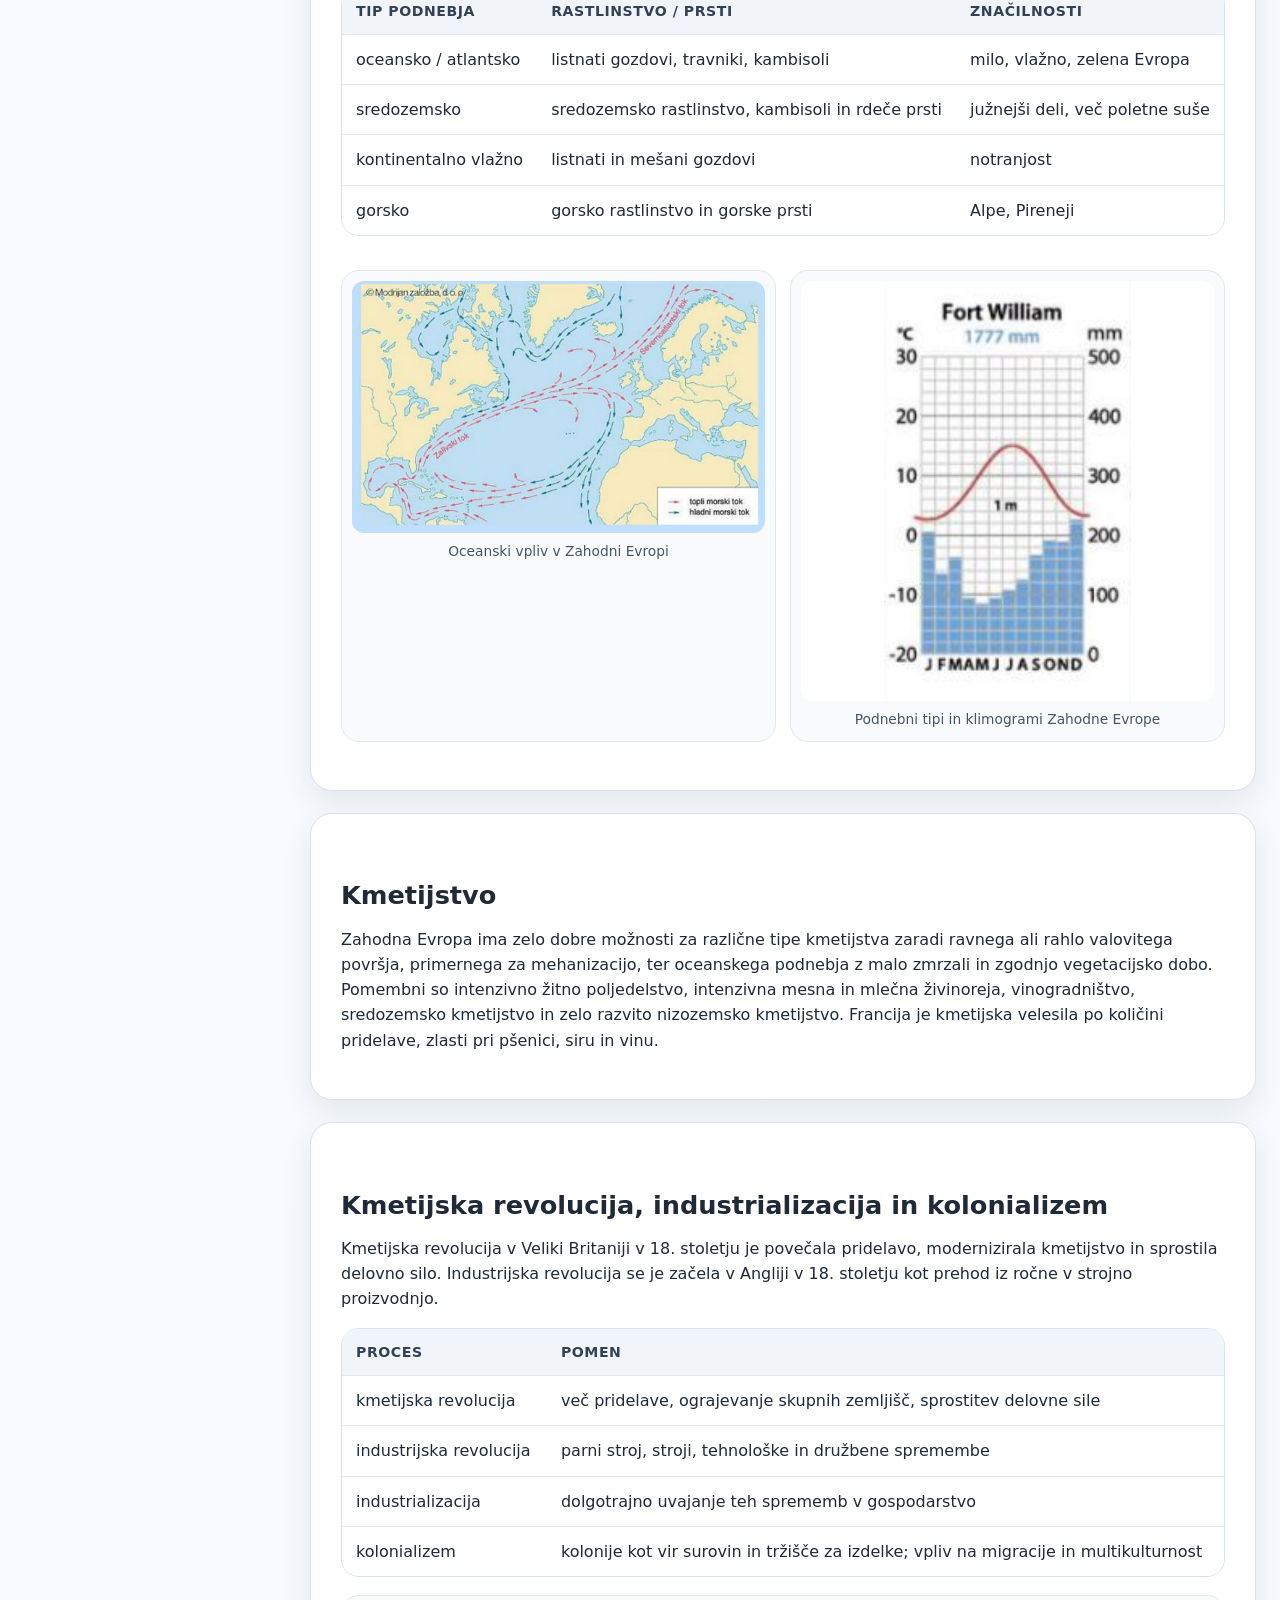
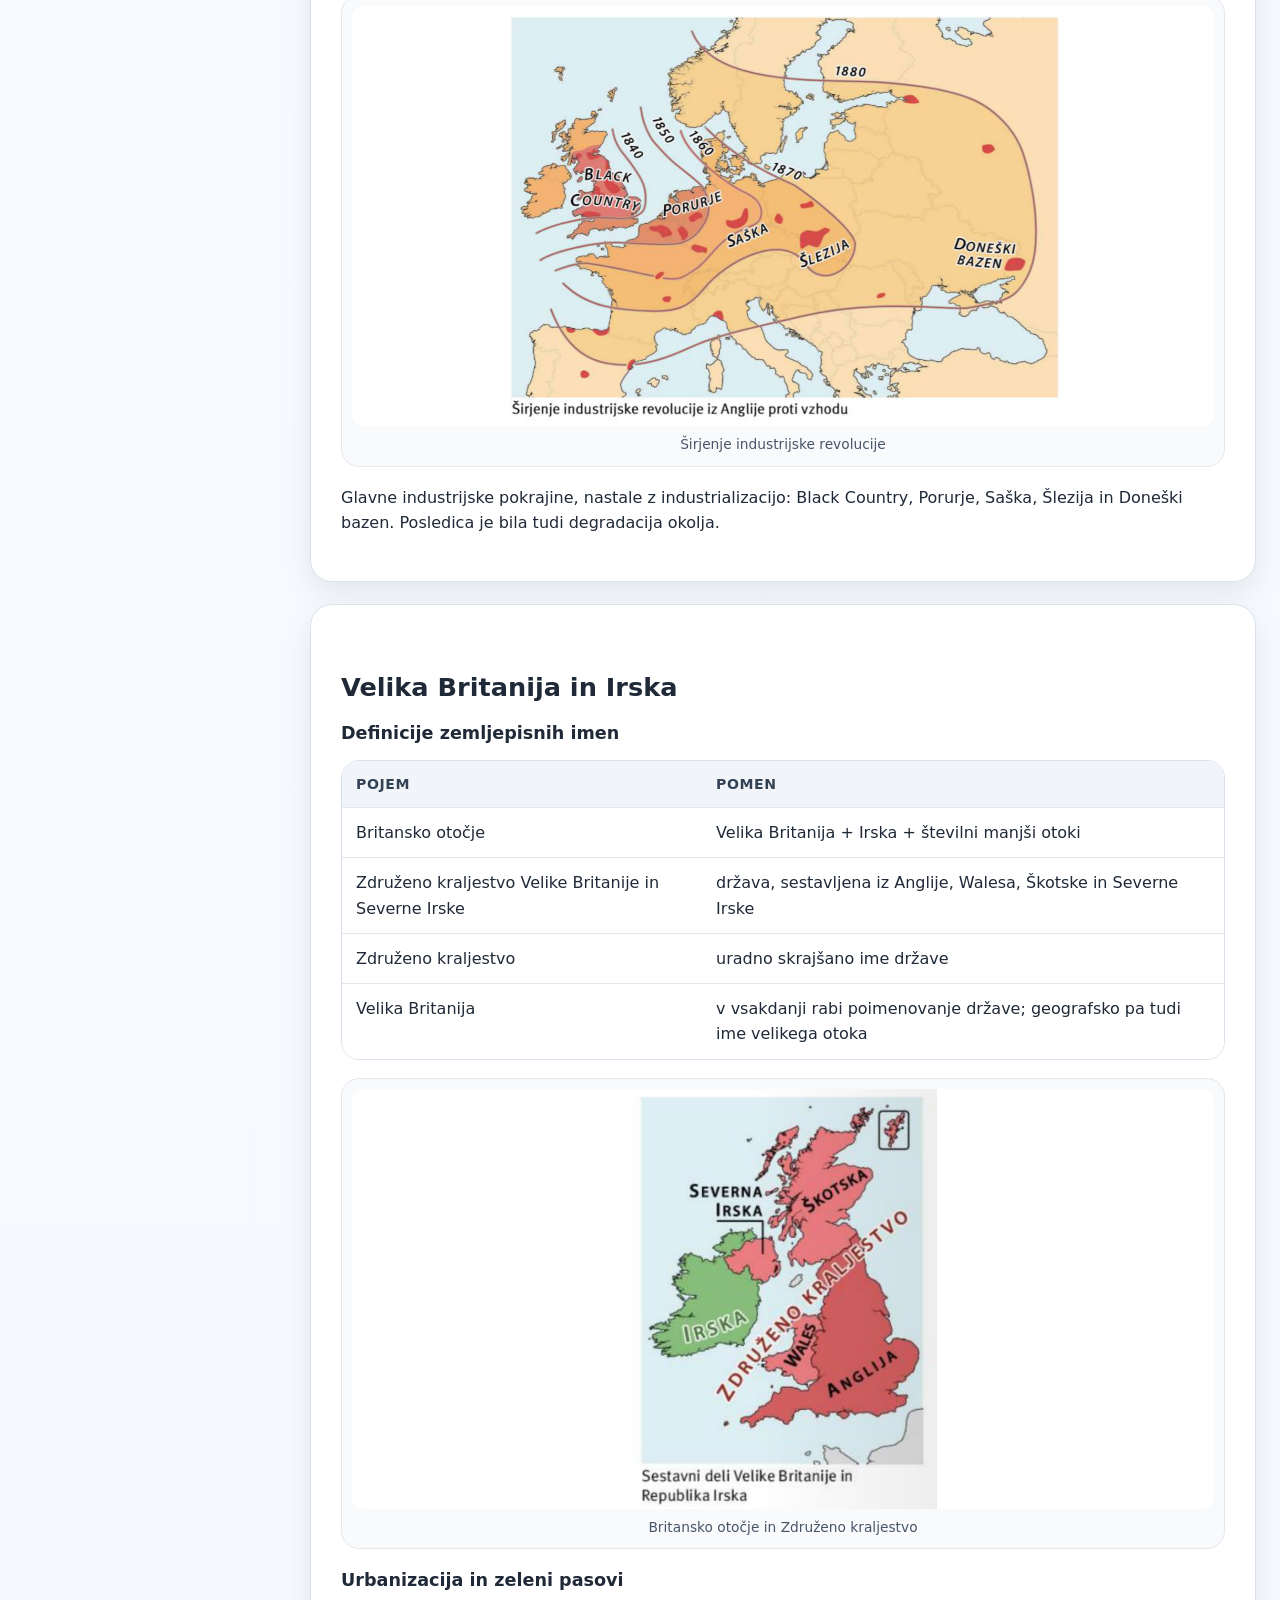
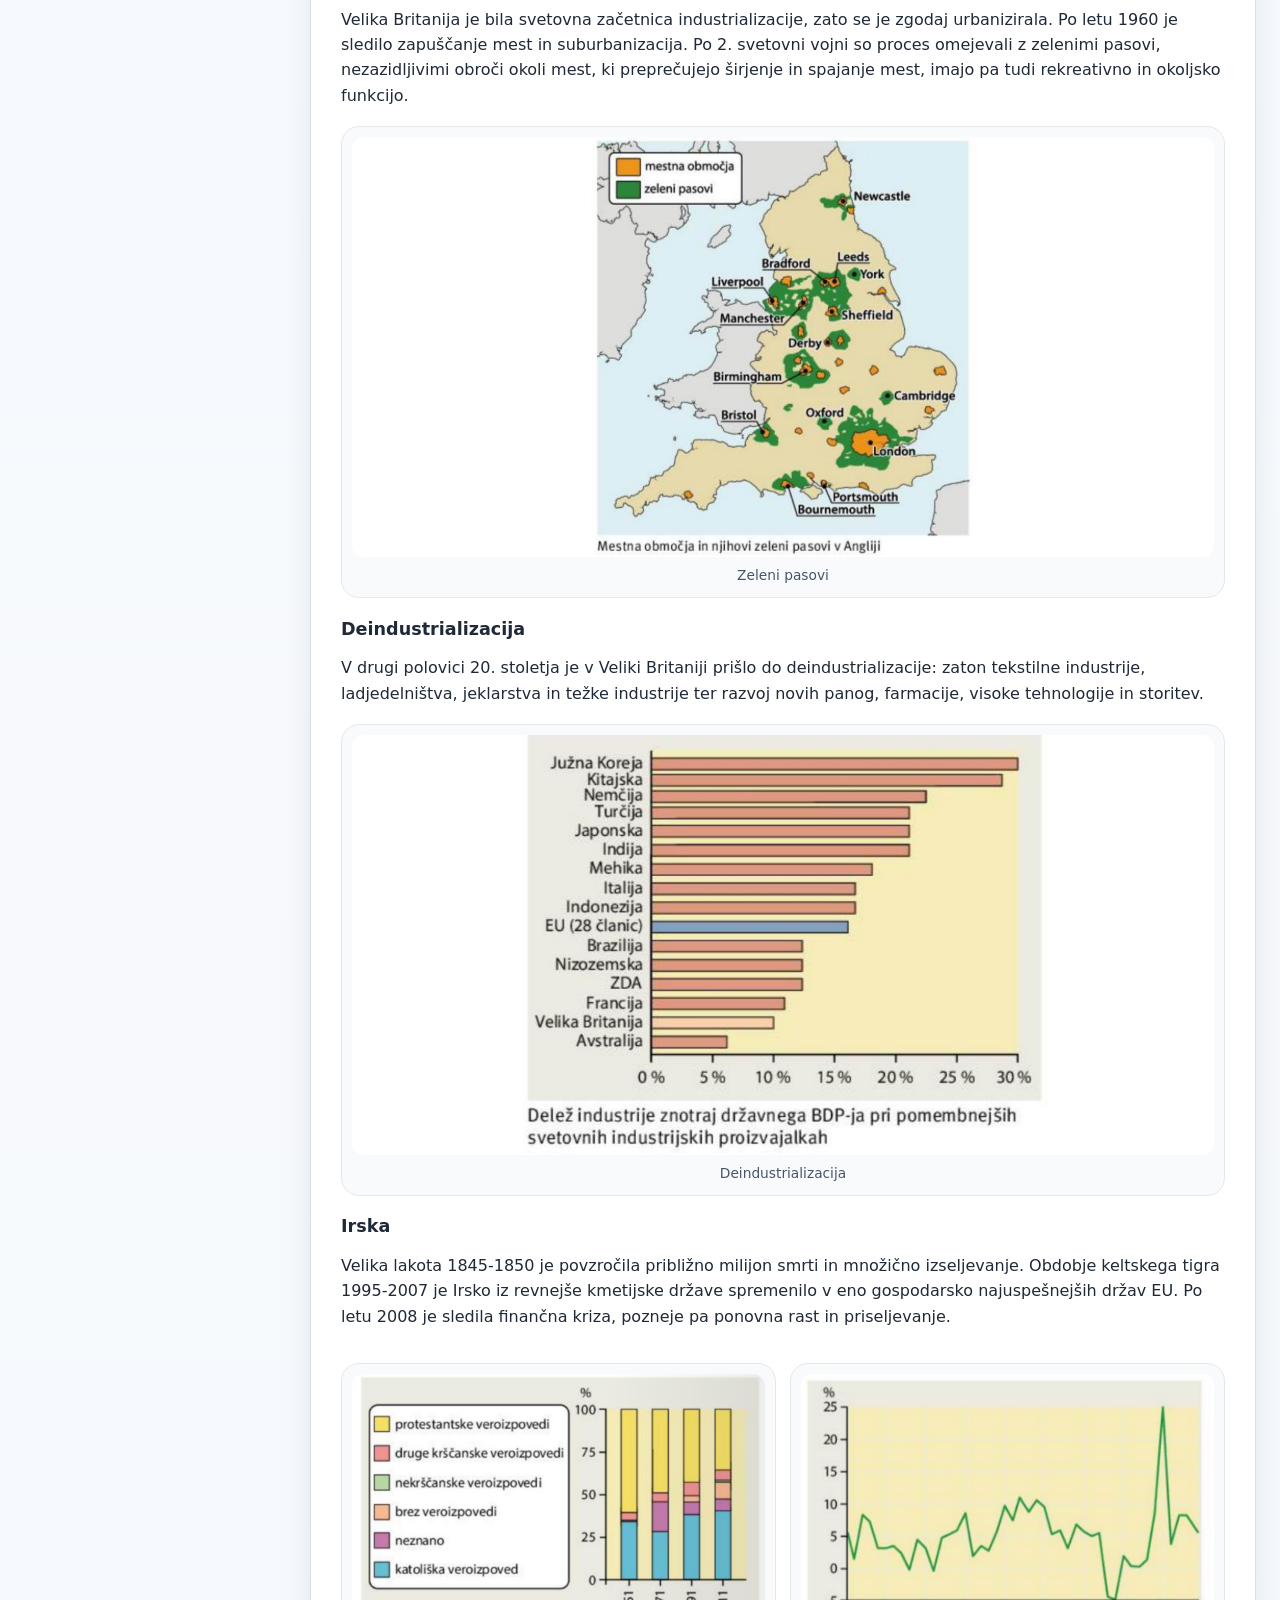
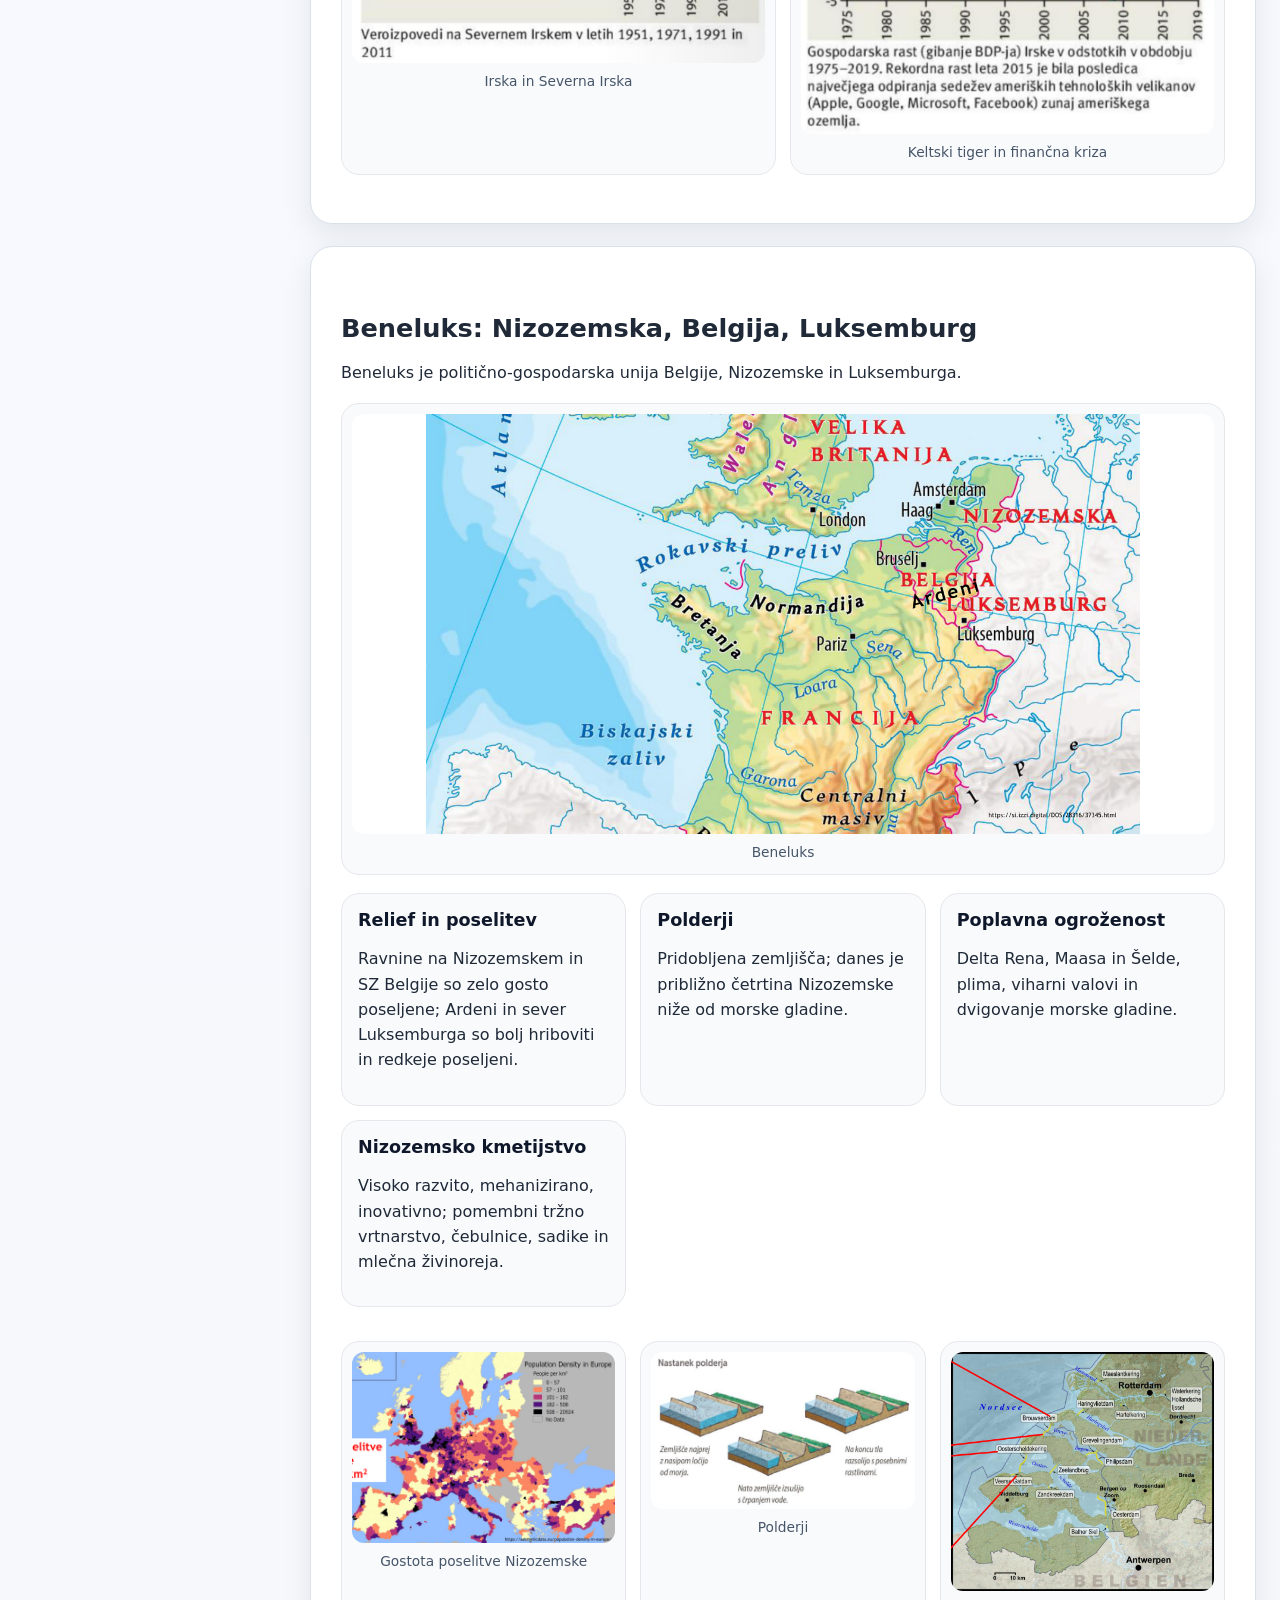
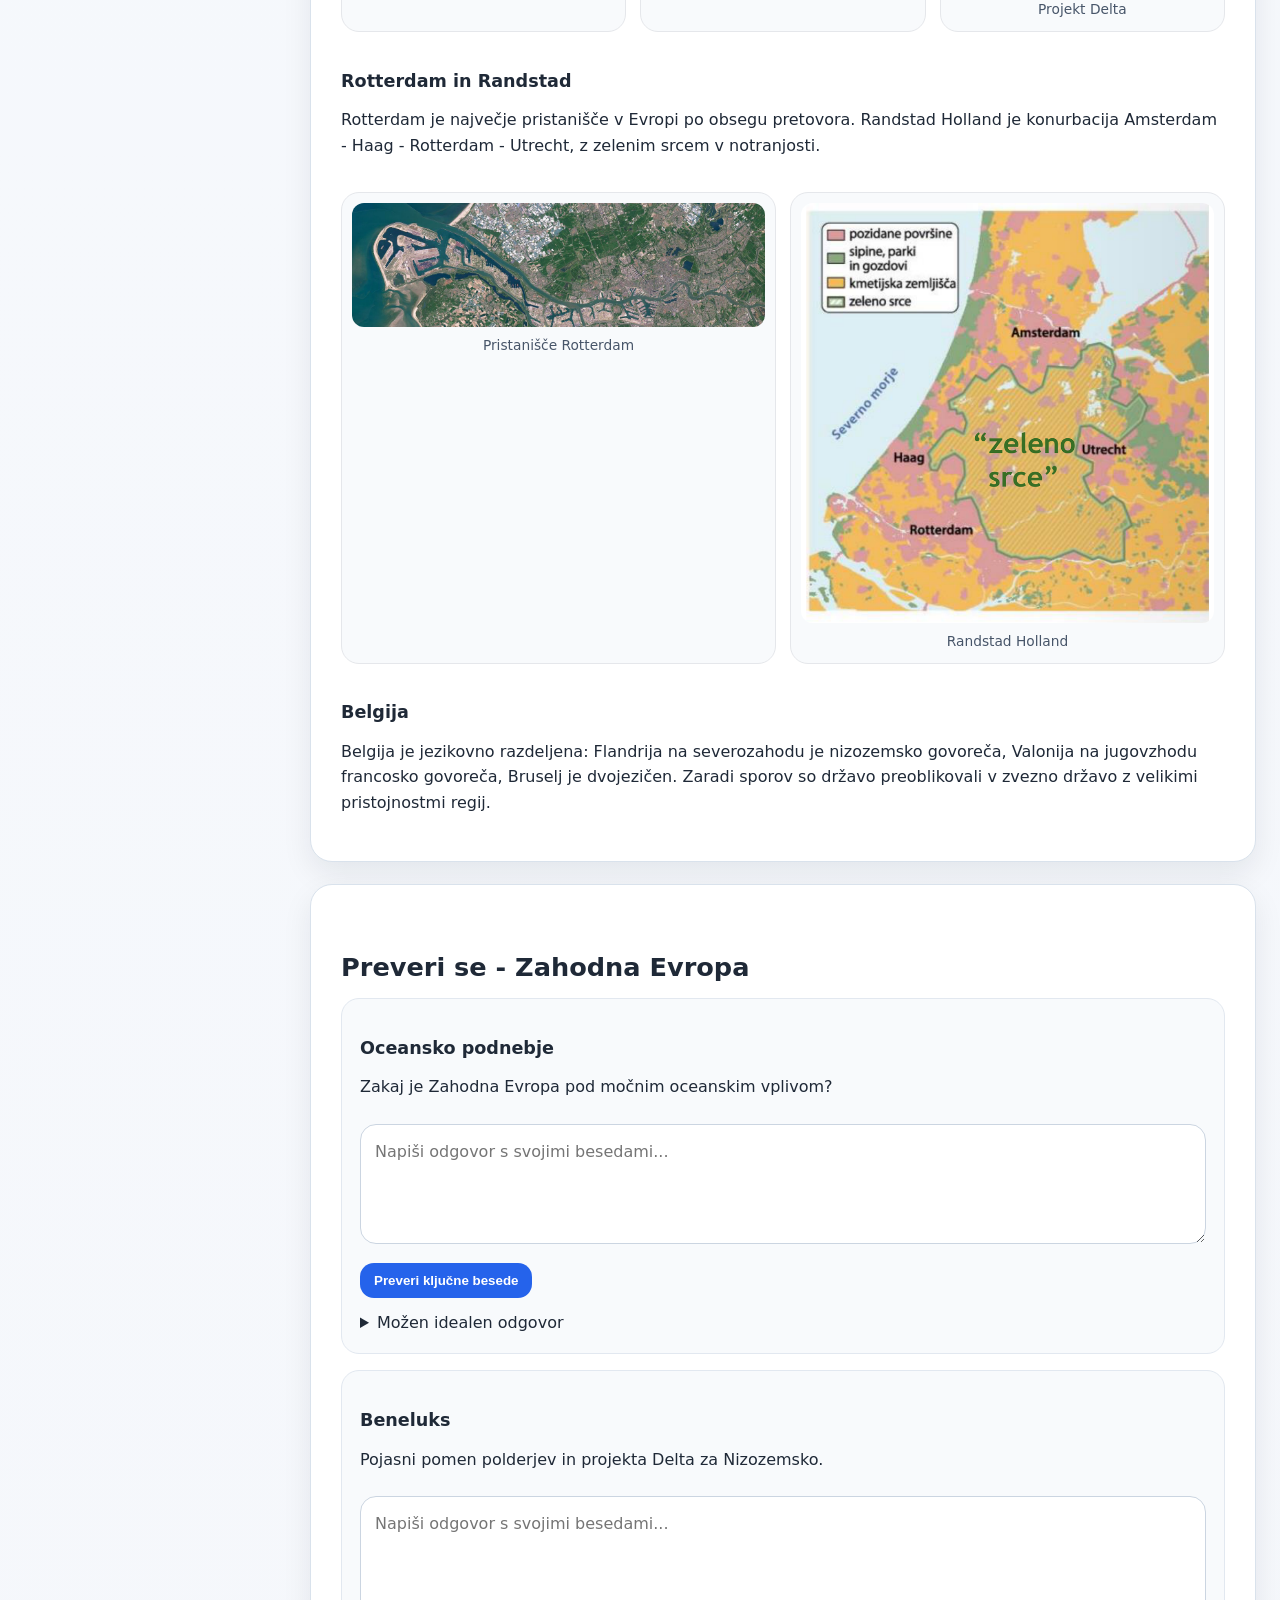
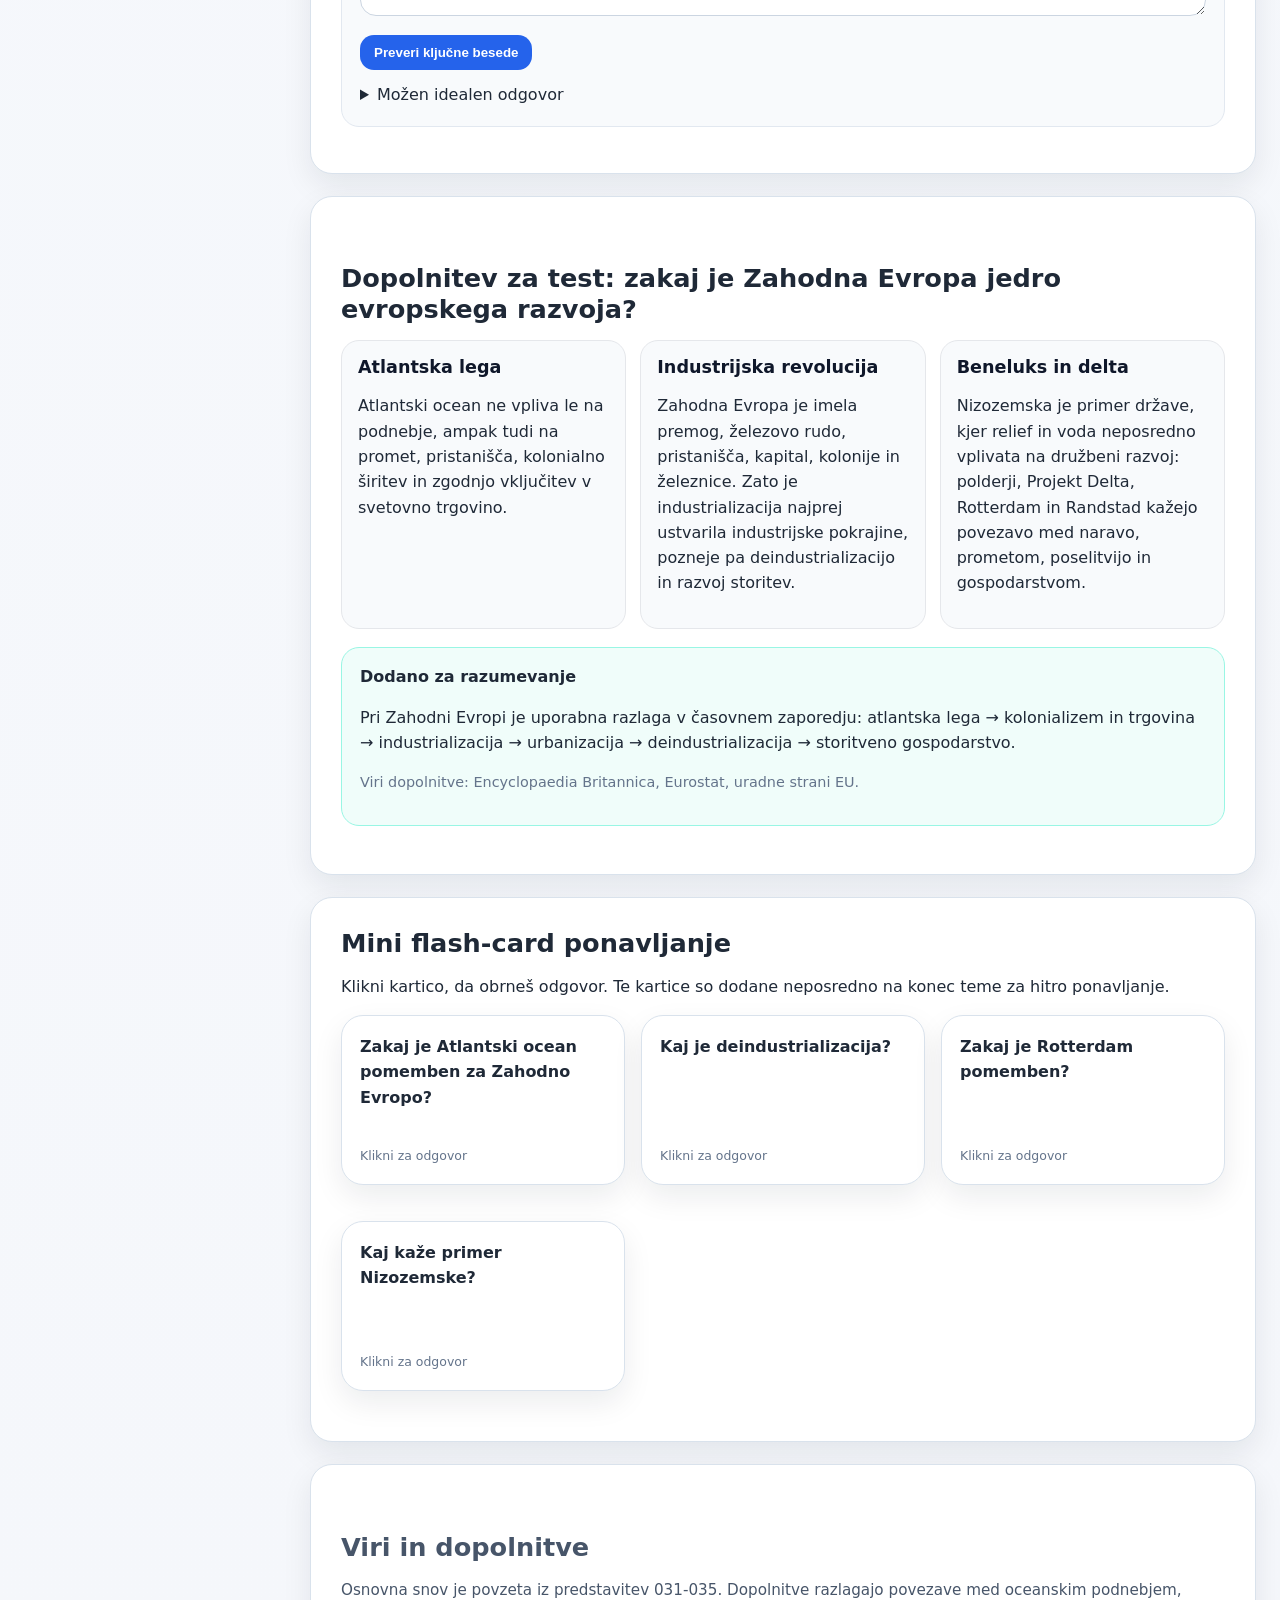
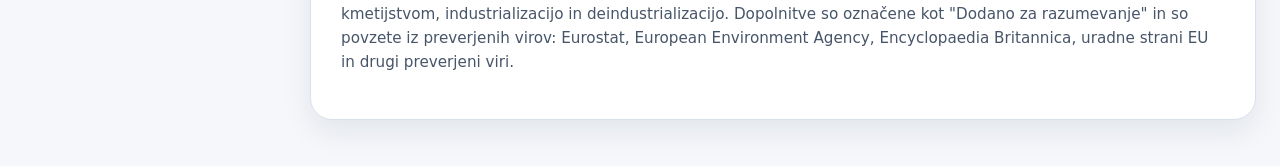
<file: ucenje/zahodna-evropa.html>
<!DOCTYPE html>

<html lang="sl"><head><meta charset="utf-8"/><meta content="width=device-width, initial-scale=1" name="viewport"/><title>Zahodna Evropa</title><link href="../assets/css/styles.css" rel="stylesheet"/></head><body><header class="site-header">
<div class="brand"><a href="../index.html">Geografija Evrope</a><span>interaktivna priprava</span></div>
<button aria-label="Odpri meni" class="burger">☰</button>
<nav class="top-nav">
<a class="active" href="../ucenje/evropa.html">Učenje</a>
<a class="" href="../definicije.html">Definicije</a>
<a class="" href="../karte.html">Karte</a>
<div class="nav-dd"><a class="" href="../ponavljanje/top-vprasanja.html">Ponavljanje</a><div class="dd-menu"><a href="../ponavljanje/top-vprasanja.html">Top vprašanja</a><a href="../ponavljanje/flashcards.html">Flash-cards</a></div></div>
<a class="" href="../testi.html">Testi</a>
</nav>
</header><main class="layout"><button aria-expanded="false" class="subnav-toggle">☰ Podteme snovi</button><aside class="sidebar"><div class="side-title">Učenje</div><a href="evropa.html">Evropa splošno</a><a href="severna-evropa.html">Severna Evropa</a><a href="juzna-evropa.html">Južna Evropa</a><a class="current" href="zahodna-evropa.html">Zahodna Evropa</a><div class="side-divider"></div><div class="side-subtitle">Podteme na strani</div><a class="sublink" href="#okvir">Geografski okvir</a><a class="sublink" href="#povrsje">Površje in zgradbene enote</a><a class="sublink" href="#podnebje">Podnebje in rastlinstvo</a><a class="sublink" href="#kmetijstvo">Kmetijstvo</a><a class="sublink" href="#razvoj">Kmetijska revolucija, industrializacija in kolonializem</a><a class="sublink" href="#uk">Velika Britanija in Irska</a><a class="sublink" href="#beneluks">Beneluks: Nizozemska, Belgija, Luksemburg</a><a class="sublink" href="#preveri">Preveri se - Zahodna Evropa</a></aside><section class="content"><section class="hero"><div><p class="kicker">Učenje</p><h1>Zahodna Evropa</h1><p>Atlantska, visoko razvita Evropa: naravne enote, oceansko podnebje, industrializacija, Beneluks, Velika Britanija in Irska.</p></div></section><div class="toc"><a href="#okvir">Okvir</a><a href="#povrsje">Površje</a><a href="#podnebje">Podnebje</a><a href="#kmetijstvo">Kmetijstvo</a><a href="#razvoj">Razvoj</a><a href="#uk">VB in Irska</a><a href="#beneluks">Beneluks</a><a href="#preveri">Preveri se</a></div><section class="learn-section" id="okvir"><h2>Geografski okvir</h2><p>Zahodna Evropa ni isto kot zahodni del Evrope ali evropski zahod. V šolski snovi pomeni geografsko enoto šestih visoko razvitih držav ob Atlantskem oceanu z večinoma oceanskim podnebjem.</p><div class="table-wrap"><table><thead><tr><th>Država</th><th>Glavno mesto</th></tr></thead><tbody><tr><td>Irska</td><td>Dublin</td></tr><tr><td>Velika Britanija</td><td>London</td></tr><tr><td>Belgija</td><td>Bruselj</td></tr><tr><td>Nizozemska</td><td>Amsterdam; parlament in vlada v Haagu</td></tr><tr><td>Luksemburg</td><td>Luksemburg</td></tr><tr><td>Francija</td><td>Pariz</td></tr></tbody></table></div><div class="grid-2"><figure class="fig"><img alt="Naravne enote Zahodne Evrope" src="../assets/images/zahodna_naravne_enote.png"/><figcaption>Naravne enote Zahodne Evrope</figcaption></figure><figure class="fig"><img alt="Vodovje Zahodne Evrope" src="../assets/images/zahodna_vodovje.png"/><figcaption>Vodovje Zahodne Evrope</figcaption></figure></div><div class="table-wrap"><table><thead><tr><th>Naravne enote</th><th>Primeri</th></tr></thead><tbody><tr><td>gorovja</td><td>Pireneji, Alpe</td></tr><tr><td>sredogorja</td><td>Škotsko višavje, Kambrijsko hribovje, Penini, Vogezi, Ardeni, Centralni masiv</td></tr><tr><td>kotline</td><td>Pariška in Londonska kotlina</td></tr><tr><td>prelivi</td><td>Rokavski preliv, Dovrska vrata</td></tr><tr><td>reke</td><td>Temza, Ren, Loara, Sena, Rona</td></tr><tr><td>morje</td><td>Severno morje - robno morje</td></tr></tbody></table></div></section><section class="learn-section" id="povrsje"><h2>Površje in zgradbene enote</h2><p>Površje Zahodne Evrope je preplet starih sredogorij, grudastih gorstev, mladonagubanih gorstev, kotlin in nižin. Največji del površja zavzemajo nižine in kotline, najbolj nižinska država pa je Nizozemska.</p><div class="table-wrap"><table><thead><tr><th>Zgradbena enota</th><th>Primeri</th><th>Orogeneza / nastanek</th></tr></thead><tbody><tr><td>staronagubana gorstva</td><td>Škotsko višavje, Penini, Kambrijsko hribovje</td><td>kaledonska orogeneza, starejši paleozoik</td></tr><tr><td>grudasta gorstva</td><td>Vogezi, Ardeni, Centralni masiv</td><td>hercinska orogeneza, nato razlamljanje ob prelomih</td></tr><tr><td>mladonagubana gorstva</td><td>Alpe, Pireneji</td><td>alpidska orogeneza v terciarju</td></tr><tr><td>kotline</td><td>Pariška, Londonska</td><td>tektonsko grezanje med dvigovanjem okoliških območij</td></tr></tbody></table></div><figure class="fig"><img alt="Površje Zahodne Evrope" src="../assets/images/zahodna_povrsje.png"/><figcaption>Površje Zahodne Evrope</figcaption></figure></section><section class="learn-section" id="podnebje"><h2>Podnebje in rastlinstvo</h2><p>Glavni podnebni dejavnik je topli Severnoatlantski tok. Pomembni so tudi islandski minimum, stalni zahodni vetrovi in relief, ki povzroča orografske padavine. Oceansko podnebje ima sveža poletja, mile zime, majhne letne temperaturne amplitude in padavine skozi vse leto.</p><div class="table-wrap"><table><thead><tr><th>Tip podnebja</th><th>Rastlinstvo / prsti</th><th>Značilnosti</th></tr></thead><tbody><tr><td>oceansko / atlantsko</td><td>listnati gozdovi, travniki, kambisoli</td><td>milo, vlažno, zelena Evropa</td></tr><tr><td>sredozemsko</td><td>sredozemsko rastlinstvo, kambisoli in rdeče prsti</td><td>južnejši deli, več poletne suše</td></tr><tr><td>kontinentalno vlažno</td><td>listnati in mešani gozdovi</td><td>notranjost</td></tr><tr><td>gorsko</td><td>gorsko rastlinstvo in gorske prsti</td><td>Alpe, Pireneji</td></tr></tbody></table></div><div class="grid-2"><figure class="fig"><img alt="Oceanski vpliv v Zahodni Evropi" src="../assets/images/zahodna_podnebje.png"/><figcaption>Oceanski vpliv v Zahodni Evropi</figcaption></figure><figure class="fig"><img alt="Podnebni tipi in klimogrami Zahodne Evrope" src="../assets/images/zahodna_klimogrami.png"/><figcaption>Podnebni tipi in klimogrami Zahodne Evrope</figcaption></figure></div></section><section class="learn-section" id="kmetijstvo"><h2>Kmetijstvo</h2><p>Zahodna Evropa ima zelo dobre možnosti za različne tipe kmetijstva zaradi ravnega ali rahlo valovitega površja, primernega za mehanizacijo, ter oceanskega podnebja z malo zmrzali in zgodnjo vegetacijsko dobo. Pomembni so intenzivno žitno poljedelstvo, intenzivna mesna in mlečna živinoreja, vinogradništvo, sredozemsko kmetijstvo in zelo razvito nizozemsko kmetijstvo. Francija je kmetijska velesila po količini pridelave, zlasti pri pšenici, siru in vinu.</p></section><section class="learn-section" id="razvoj"><h2>Kmetijska revolucija, industrializacija in kolonializem</h2><p>Kmetijska revolucija v Veliki Britaniji v 18. stoletju je povečala pridelavo, modernizirala kmetijstvo in sprostila delovno silo. Industrijska revolucija se je začela v Angliji v 18. stoletju kot prehod iz ročne v strojno proizvodnjo.</p><div class="table-wrap"><table><thead><tr><th>Proces</th><th>Pomen</th></tr></thead><tbody><tr><td>kmetijska revolucija</td><td>več pridelave, ograjevanje skupnih zemljišč, sprostitev delovne sile</td></tr><tr><td>industrijska revolucija</td><td>parni stroj, stroji, tehnološke in družbene spremembe</td></tr><tr><td>industrializacija</td><td>dolgotrajno uvajanje teh sprememb v gospodarstvo</td></tr><tr><td>kolonializem</td><td>kolonije kot vir surovin in tržišče za izdelke; vpliv na migracije in multikulturnost</td></tr></tbody></table></div><figure class="fig"><img alt="Širjenje industrijske revolucije" src="../assets/images/sirjenje_industrijske_revolucije.png"/><figcaption>Širjenje industrijske revolucije</figcaption></figure><p>Glavne industrijske pokrajine, nastale z industrializacijo: Black Country, Porurje, Saška, Šlezija in Doneški bazen. Posledica je bila tudi degradacija okolja.</p></section><section class="learn-section" id="uk"><h2>Velika Britanija in Irska</h2><h3>Definicije zemljepisnih imen</h3><div class="table-wrap"><table><thead><tr><th>Pojem</th><th>Pomen</th></tr></thead><tbody><tr><td>Britansko otočje</td><td>Velika Britanija + Irska + številni manjši otoki</td></tr><tr><td>Združeno kraljestvo Velike Britanije in Severne Irske</td><td>država, sestavljena iz Anglije, Walesa, Škotske in Severne Irske</td></tr><tr><td>Združeno kraljestvo</td><td>uradno skrajšano ime države</td></tr><tr><td>Velika Britanija</td><td>v vsakdanji rabi poimenovanje države; geografsko pa tudi ime velikega otoka</td></tr></tbody></table></div><figure class="fig"><img alt="Britansko otočje in Združeno kraljestvo" src="../assets/images/britansko_otocje.png"/><figcaption>Britansko otočje in Združeno kraljestvo</figcaption></figure><h3>Urbanizacija in zeleni pasovi</h3><p>Velika Britanija je bila svetovna začetnica industrializacije, zato se je zgodaj urbanizirala. Po letu 1960 je sledilo zapuščanje mest in suburbanizacija. Po 2. svetovni vojni so proces omejevali z zelenimi pasovi, nezazidljivimi obroči okoli mest, ki preprečujejo širjenje in spajanje mest, imajo pa tudi rekreativno in okoljsko funkcijo.</p><figure class="fig"><img alt="Zeleni pasovi" src="../assets/images/zeleni_pasovi.png"/><figcaption>Zeleni pasovi</figcaption></figure><h3>Deindustrializacija</h3><p>V drugi polovici 20. stoletja je v Veliki Britaniji prišlo do deindustrializacije: zaton tekstilne industrije, ladjedelništva, jeklarstva in težke industrije ter razvoj novih panog, farmacije, visoke tehnologije in storitev.</p><figure class="fig"><img alt="Deindustrializacija" src="../assets/images/deindustrializacija_uk.png"/><figcaption>Deindustrializacija</figcaption></figure><h3>Irska</h3><p>Velika lakota 1845-1850 je povzročila približno milijon smrti in množično izseljevanje. Obdobje keltskega tigra 1995-2007 je Irsko iz revnejše kmetijske države spremenilo v eno gospodarsko najuspešnejših držav EU. Po letu 2008 je sledila finančna kriza, pozneje pa ponovna rast in priseljevanje.</p><div class="grid-2"><figure class="fig"><img alt="Irska in Severna Irska" src="../assets/images/irska_severna_irska.png"/><figcaption>Irska in Severna Irska</figcaption></figure><figure class="fig"><img alt="Keltski tiger in finančna kriza" src="../assets/images/keltski_tiger.png"/><figcaption>Keltski tiger in finančna kriza</figcaption></figure></div></section><section class="learn-section" id="beneluks"><h2>Beneluks: Nizozemska, Belgija, Luksemburg</h2><p>Beneluks je politično-gospodarska unija Belgije, Nizozemske in Luksemburga.</p><figure class="fig"><img alt="Beneluks" src="../assets/images/beneluks_karta.png"/><figcaption>Beneluks</figcaption></figure><div class="cards"><article class="card"><h3>Relief in poselitev</h3><p>Ravnine na Nizozemskem in SZ Belgije so zelo gosto poseljene; Ardeni in sever Luksemburga so bolj hriboviti in redkeje poseljeni.</p></article><article class="card"><h3>Polderji</h3><p>Pridobljena zemljišča; danes je približno četrtina Nizozemske niže od morske gladine.</p></article><article class="card"><h3>Poplavna ogroženost</h3><p>Delta Rena, Maasa in Šelde, plima, viharni valovi in dvigovanje morske gladine.</p></article><article class="card"><h3>Nizozemsko kmetijstvo</h3><p>Visoko razvito, mehanizirano, inovativno; pomembni tržno vrtnarstvo, čebulnice, sadike in mlečna živinoreja.</p></article></div><div class="grid-3"><figure class="fig"><img alt="Gostota poselitve Nizozemske" src="../assets/images/gostota_nizozemska.png"/><figcaption>Gostota poselitve Nizozemske</figcaption></figure><figure class="fig"><img alt="Polderji" src="../assets/images/polderji.png"/><figcaption>Polderji</figcaption></figure><figure class="fig"><img alt="Projekt Delta" src="../assets/images/projekt_delta.png"/><figcaption>Projekt Delta</figcaption></figure></div><h3>Rotterdam in Randstad</h3><p>Rotterdam je največje pristanišče v Evropi po obsegu pretovora. Randstad Holland je konurbacija Amsterdam - Haag - Rotterdam - Utrecht, z zelenim srcem v notranjosti.</p><div class="grid-2"><figure class="fig"><img alt="Pristanišče Rotterdam" src="../assets/images/rotterdam.png"/><figcaption>Pristanišče Rotterdam</figcaption></figure><figure class="fig"><img alt="Randstad Holland" src="../assets/images/randstad.png"/><figcaption>Randstad Holland</figcaption></figure></div><h3>Belgija</h3><p>Belgija je jezikovno razdeljena: Flandrija na severozahodu je nizozemsko govoreča, Valonija na jugovzhodu francosko govoreča, Bruselj je dvojezičen. Zaradi sporov so državo preoblikovali v zvezno državo z velikimi pristojnostmi regij.</p></section><section class="learn-section" id="preveri"><h2>Preveri se - Zahodna Evropa</h2><div class="check-block" data-keywords="Atlantski ocean|Severnoatlantski tok|zahodni vetrovi|padavine|mile zime"><h3>Oceansko podnebje</h3><p>Zakaj je Zahodna Evropa pod močnim oceanskim vplivom?</p><textarea placeholder="Napiši odgovor s svojimi besedami..."></textarea><button class="btn check-answer">Preveri ključne besede</button><div class="feedback"></div><details><summary>Možen idealen odgovor</summary><p>Zahodna Evropa leži ob Atlantskem oceanu. Topli Severnoatlantski tok in stalni zahodni vetrovi prinašajo vlažen in mil zrak, zato ima območje mile zime, sveža poletja in padavine skozi vse leto.</p><p><a href="zahodna-evropa.html#podnebje">Preberi več v snovi</a></p></details></div><div class="check-block" data-keywords="polderji|nasipi|izsuševanje|depresija|Delta|poplave"><h3>Beneluks</h3><p>Pojasni pomen polderjev in projekta Delta za Nizozemsko.</p><textarea placeholder="Napiši odgovor s svojimi besedami..."></textarea><button class="btn check-answer">Preveri ključne besede</button><div class="feedback"></div><details><summary>Možen idealen odgovor</summary><p>Polderji so izsušena zemljišča, ki so Nizozemski omogočila nova območja za kmetijstvo in poselitev, vendar del površja leži pod morsko gladino. Projekt Delta je sistem nasipov in zapornic, ki zmanjšuje poplavno ogroženost v delti Rena, Maasa in Šelde.</p><p><a href="zahodna-evropa.html#beneluks">Preberi več v snovi</a></p></details></div></section>
<section class="learn-section" id="dopolnitev-zahod"><h2>Dopolnitev za test: zakaj je Zahodna Evropa jedro evropskega razvoja?</h2>
<div class="cards"><article class="card"><h3>Atlantska lega</h3><p>Atlantski ocean ne vpliva le na podnebje, ampak tudi na promet, pristanišča, kolonialno širitev in zgodnjo vključitev v svetovno trgovino.</p></article><article class="card"><h3>Industrijska revolucija</h3><p>Zahodna Evropa je imela premog, železovo rudo, pristanišča, kapital, kolonije in železnice. Zato je industrializacija najprej ustvarila industrijske pokrajine, pozneje pa deindustrializacijo in razvoj storitev.</p></article><article class="card"><h3>Beneluks in delta</h3><p>Nizozemska je primer države, kjer relief in voda neposredno vplivata na družbeni razvoj: polderji, Projekt Delta, Rotterdam in Randstad kažejo povezavo med naravo, prometom, poselitvijo in gospodarstvom.</p></article></div>
<div class="add"><strong>Dodano za razumevanje</strong><p>Pri Zahodni Evropi je uporabna razlaga v časovnem zaporedju: atlantska lega → kolonializem in trgovina → industrializacija → urbanizacija → deindustrializacija → storitveno gospodarstvo.</p><p class="source-note">Viri dopolnitve: Encyclopaedia Britannica, Eurostat, uradne strani EU.</p></div></section>
<section class="learn-section mini-flash-section"><h2>Mini flash-card ponavljanje</h2><p>Klikni kartico, da obrneš odgovor. Te kartice so dodane neposredno na konec teme za hitro ponavljanje.</p><div class="flash-grid inline-flash"><div class="flash-card"><div class="flash-inner"><div class="flash-face flash-front"><div><strong>Zakaj je Atlantski ocean pomemben za Zahodno Evropo?</strong></div><div class="flash-meta">Klikni za odgovor</div></div><div class="flash-face flash-back"><div>Omili podnebje, omogoča pristanišča in čezmorsko trgovino ter je pomagal pri kolonialni in industrijski moči regije.</div><div class="flash-meta">Klikni za vprašanje</div></div></div></div><div class="flash-card"><div class="flash-inner"><div class="flash-face flash-front"><div><strong>Kaj je deindustrializacija?</strong></div><div class="flash-meta">Klikni za odgovor</div></div><div class="flash-face flash-back"><div>Zmanjšanje pomena industrije in prehod k storitvam, financam, znanju in visokotehnološkim dejavnostim.</div><div class="flash-meta">Klikni za vprašanje</div></div></div></div><div class="flash-card"><div class="flash-inner"><div class="flash-face flash-front"><div><strong>Zakaj je Rotterdam pomemben?</strong></div><div class="flash-meta">Klikni za odgovor</div></div><div class="flash-face flash-back"><div>Je veliko pristanišče ob izlivu Rena in povezuje morski promet z gospodarskim zaledjem Evrope.</div><div class="flash-meta">Klikni za vprašanje</div></div></div></div><div class="flash-card"><div class="flash-inner"><div class="flash-face flash-front"><div><strong>Kaj kaže primer Nizozemske?</strong></div><div class="flash-meta">Klikni za odgovor</div></div><div class="flash-face flash-back"><div>Da lahko človek z nasipi, polderji in vodnim upravljanjem močno preoblikuje pokrajino in omogoči gosto poselitev.</div><div class="flash-meta">Klikni za vprašanje</div></div></div></div></div></section><section class="sources"><h2>Viri in dopolnitve</h2><p>Osnovna snov je povzeta iz predstavitev 031-035. Dopolnitve razlagajo povezave med oceanskim podnebjem, kmetijstvom, industrializacijo in deindustrializacijo. Dopolnitve so označene kot "Dodano za razumevanje" in so povzete iz preverjenih virov: Eurostat, European Environment Agency, Encyclopaedia Britannica, uradne strani EU in drugi preverjeni viri.</p></section></section></main><script src="../assets/js/main.js"></script></body></html>
</file>
<file: assets/css/styles.css>
:root{--bg:#f6f8fb;--paper:#fff;--ink:#1f2937;--muted:#667085;--line:#d9e2ec;--brand:#2563eb;--brand2:#0f766e;--accent:#f59e0b;--danger:#dc2626;--good:#16a34a;--shadow:0 12px 30px rgba(15,23,42,.08);--radius:22px}
*{box-sizing:border-box}body{margin:0;background:linear-gradient(180deg,#f7fbff,#f5f7fb);font-family:Inter,ui-sans-serif,system-ui,-apple-system,Segoe UI,Roboto,Arial,sans-serif;color:var(--ink);line-height:1.58}a{color:#1d4ed8;text-decoration:none}a:hover{text-decoration:underline}h1,h2,h3{line-height:1.18}h1{font-size:clamp(2rem,4vw,3.8rem);margin:.2rem 0 1rem}h2{font-size:clamp(1.45rem,2vw,2rem);margin:2.3rem 0 1rem}h3{font-size:1.1rem;margin:1.3rem 0 .6rem}.site-header{position:sticky;top:0;z-index:50;background:rgba(255,255,255,.88);backdrop-filter:blur(16px);display:flex;align-items:center;justify-content:space-between;padding:14px clamp(14px,3vw,44px);border-bottom:1px solid var(--line)}.brand a{font-weight:850;color:var(--ink);font-size:1.12rem}.brand span{display:block;font-size:.78rem;color:var(--muted);margin-top:-2px}.top-nav{display:flex;gap:6px;align-items:center}.top-nav a,.nav-dd>a{padding:10px 14px;border-radius:999px;color:#334155;font-weight:650}.top-nav a.active,.nav-dd>a.active,.top-nav a:hover,.nav-dd>a:hover{background:#eaf2ff;color:#1d4ed8;text-decoration:none}.nav-dd{position:relative}.dd-menu{display:none;position:absolute;top:42px;right:0;background:#fff;border:1px solid var(--line);box-shadow:var(--shadow);border-radius:16px;padding:8px;min-width:190px}.dd-menu a{display:block;border-radius:12px}.nav-dd:hover .dd-menu{display:block}.burger{display:none;border:1px solid var(--line);background:#fff;border-radius:12px;padding:9px 12px;font-size:1.1rem}.layout{display:grid;grid-template-columns:260px minmax(0,1fr);gap:26px;max-width:1380px;margin:0 auto;padding:24px}.content{min-width:0}.layout.no-side{grid-template-columns:1fr;max-width:1180px}.sidebar{position:sticky;top:86px;align-self:start;background:#fff;border:1px solid var(--line);border-radius:var(--radius);padding:16px;box-shadow:var(--shadow)}.side-title{font-weight:850;margin-bottom:10px}.sidebar a{display:block;padding:12px;border-radius:14px;color:#334155;font-weight:650}.sidebar a.current,.sidebar a:hover{background:#f0f7ff;text-decoration:none;color:#1d4ed8}.hero{background:radial-gradient(circle at top left,#dbeafe,#fff 45%),linear-gradient(135deg,#fff,#f0fdfa);border:1px solid var(--line);border-radius:32px;box-shadow:var(--shadow);padding:clamp(24px,5vw,54px);margin-bottom:24px}.kicker{text-transform:uppercase;letter-spacing:.14em;color:#2563eb;font-weight:850;font-size:.8rem}.hero p{max-width:880px;color:#475569;font-size:1.08rem}.tagrow{display:flex;flex-wrap:wrap;gap:8px;margin-top:16px}.tagrow span,.chips span{background:#eff6ff;color:#1d4ed8;border:1px solid #bfdbfe;border-radius:999px;padding:6px 10px;font-size:.85rem;font-weight:700}.toc{display:flex;gap:8px;flex-wrap:wrap;margin:0 0 18px}.toc a{background:#fff;border:1px solid var(--line);border-radius:999px;padding:8px 12px;color:#334155;font-weight:700}.learn-section,.topq,.test-container,.sources,.map-card{background:#fff;border:1px solid var(--line);border-radius:var(--radius);box-shadow:var(--shadow);padding:clamp(18px,3vw,30px);margin-bottom:22px}.cards{display:grid;grid-template-columns:repeat(auto-fit,minmax(220px,1fr));gap:14px;margin:16px 0}.card{background:#f8fafc;border:1px solid #e5e7eb;border-radius:18px;padding:16px}.card h3{margin-top:0;color:#0f172a}.fig{margin:18px 0;background:#f8fafc;border:1px solid #e5e7eb;border-radius:18px;padding:10px;overflow:hidden}.fig img{width:100%;max-height:420px;object-fit:contain;display:block;border-radius:12px;background:#fff}.fig figcaption{font-size:.86rem;color:#475569;text-align:center;margin-top:8px}.grid-2{display:grid;grid-template-columns:repeat(2,minmax(0,1fr));gap:14px}.grid-3{display:grid;grid-template-columns:repeat(3,minmax(0,1fr));gap:14px}.grid-3 .fig img{max-height:280px}.table-wrap{overflow:auto;border:1px solid var(--line);border-radius:18px;margin:16px 0}table{width:100%;border-collapse:collapse;background:#fff;min-width:620px}th,td{padding:12px 14px;border-bottom:1px solid #e5e7eb;text-align:left;vertical-align:top}th{background:#f1f5f9;color:#334155;font-size:.88rem;text-transform:uppercase;letter-spacing:.04em}tr:last-child td{border-bottom:0}.note,.warning,.important,.add{border-radius:18px;padding:16px 18px;margin:18px 0;border:1px solid}.note{background:#f8fafc;border-color:#e2e8f0}.warning{background:#fff7ed;border-color:#fed7aa}.important{background:#eff6ff;border-color:#bfdbfe}.add{background:#f0fdfa;border-color:#99f6e4}.flow{display:flex;gap:10px;flex-wrap:wrap;margin:18px 0}.flow span{background:#0f766e;color:#fff;padding:10px 14px;border-radius:999px;font-weight:800}.flow span:not(:last-child)::after{content:'→';margin-left:12px}.check-block{background:#f8fafc;border:1px solid #e2e8f0;border-radius:18px;padding:18px;margin:16px 0}.check-block textarea{width:100%;min-height:120px;border:1px solid #cbd5e1;border-radius:16px;padding:14px;font:inherit;margin:8px 0 12px;background:#fff}.btn{border:0;background:#2563eb;color:#fff;border-radius:14px;padding:10px 14px;font-weight:800;cursor:pointer}.btn:hover{filter:brightness(.96)}.btn.secondary{background:#0f766e}.btn.ghost{background:#fff;color:#334155;border:1px solid var(--line)}.feedback{margin-top:12px;font-weight:750}.ok{color:var(--good)}.miss{color:var(--danger)}.toolbar{display:flex;gap:10px;margin:14px 0}.toolbar input,.flash-controls select{border:1px solid #cbd5e1;border-radius:14px;padding:10px 12px;font:inherit;background:#fff}.toolbar input{width:min(520px,100%)}.map-gallery{display:grid;grid-template-columns:repeat(auto-fit,minmax(320px,1fr));gap:18px}.map-card h3{margin:.6rem 0}.map-card .fig{box-shadow:none;margin:0}.map-card .fig img{height:260px}.question-list{display:grid;gap:16px}.topq details{margin-top:8px}.flash-controls{background:#fff;border:1px solid var(--line);box-shadow:var(--shadow);border-radius:var(--radius);padding:16px;margin-bottom:16px;display:flex;flex-wrap:wrap;gap:12px;align-items:end}.flash-controls label{font-weight:800;color:#334155;display:flex;flex-direction:column;gap:6px}.flash-grid{display:grid;grid-template-columns:repeat(3,minmax(0,1fr));gap:16px}.flash-card{min-height:190px;perspective:900px;position:relative}.flash-inner{position:relative;min-height:190px;transition:transform .45s;transform-style:preserve-3d}.flash-card.flipped .flash-inner{transform:rotateY(180deg)}.flash-face{position:absolute;inset:0;padding:18px;border-radius:22px;border:1px solid var(--line);box-shadow:var(--shadow);background:#fff;backface-visibility:hidden;display:flex;flex-direction:column;justify-content:space-between}.flash-back{transform:rotateY(180deg);background:#f0fdfa}.flash-meta{font-size:.78rem;color:#64748b}.flash-check{position:absolute;top:10px;right:12px;z-index:4}.test-tabs{display:flex;gap:8px;flex-wrap:wrap;margin-bottom:14px}.tabbtn{border:1px solid var(--line);background:#fff;color:#334155;border-radius:999px;padding:10px 16px;font-weight:850;cursor:pointer}.tabbtn.active{background:#2563eb;color:#fff}.pdf-buttons{display:flex;gap:10px;flex-wrap:wrap;margin:12px 0 18px}.test-q{background:#f8fafc;border:1px solid #e2e8f0;border-radius:18px;padding:16px;margin:12px 0}.test-q textarea,.test-q input{width:100%;border:1px solid #cbd5e1;border-radius:12px;padding:10px;font:inherit}.sources{font-size:.95rem;color:#475569}.home-grid{display:grid;grid-template-columns:repeat(auto-fit,minmax(240px,1fr));gap:16px}.home-tile{background:#fff;border:1px solid var(--line);border-radius:var(--radius);padding:22px;box-shadow:var(--shadow)}.home-tile h2{margin-top:0}.home-tile p{color:#475569}@media (max-width:900px){.burger{display:block}.top-nav{display:none;position:absolute;left:12px;right:12px;top:70px;flex-direction:column;align-items:stretch;background:#fff;border:1px solid var(--line);box-shadow:var(--shadow);border-radius:18px;padding:10px}.top-nav.open{display:flex}.dd-menu{position:static;display:block;box-shadow:none;border:0}.layout{grid-template-columns:1fr;padding:14px}.sidebar{position:static;display:flex;overflow:auto;gap:8px;padding:10px}.side-title{display:none}.sidebar a{white-space:nowrap}.grid-2,.grid-3,.flash-grid{grid-template-columns:1fr}.fig img{max-height:330px}.map-gallery{grid-template-columns:1fr}.flash-controls{display:grid;grid-template-columns:1fr}.hero{border-radius:24px}.site-header{padding:10px 14px}}@media (max-width:520px){.cards{grid-template-columns:1fr}.top-nav a,.nav-dd>a{padding:9px 10px}.learn-section,.topq,.test-container,.sources,.map-card{padding:16px}.fig{padding:6px}.fig img{max-height:260px}.flash-card,.flash-inner{min-height:210px}.pdf-buttons .btn{width:100%;text-align:center}.flow span{width:100%;text-align:center}.flow span::after{content:''!important}.table-wrap table{min-width:520px}}


/* PATCH: submenu stability + cleaner responsive learning sidebar */
.nav-dd{padding-bottom:12px;margin-bottom:-12px}.dd-menu{top:100%;margin-top:0}.nav-dd:hover .dd-menu,.nav-dd:focus-within .dd-menu{display:block}.dd-menu:hover{display:block}
.tagrow,.chips{display:none!important}
.side-subtitle{font-size:.78rem;text-transform:uppercase;letter-spacing:.08em;color:#64748b;font-weight:900;margin:16px 10px 6px}.sidebar a.sublink{font-size:.92rem;padding:8px 12px 8px 22px;font-weight:650;color:#475569;border-left:3px solid #dbeafe;border-radius:10px}.sidebar a.sublink:hover{background:#f8fafc;border-left-color:#2563eb}.sidebar .side-divider{height:1px;background:#e2e8f0;margin:12px 0}.topq,.question-list,.test-container,.test-q{max-width:100%;min-width:0;overflow-wrap:anywhere}.topq details,.topq p,.topq h2{max-width:100%}.map-card .fig img{cursor:zoom-in}.img-modal{position:fixed;inset:0;background:rgba(15,23,42,.82);display:none;align-items:center;justify-content:center;z-index:200;padding:22px}.img-modal.open{display:flex}.img-modal figure{margin:0;max-width:min(1200px,96vw);max-height:92vh;background:#fff;border-radius:22px;padding:14px;box-shadow:0 22px 60px rgba(0,0,0,.35)}.img-modal img{display:block;max-width:100%;max-height:82vh;object-fit:contain}.img-modal figcaption{padding:8px 4px 0;text-align:center;color:#334155;font-weight:700}.img-modal .close-modal{position:absolute;top:18px;right:18px;border:0;background:#fff;color:#111827;border-radius:999px;width:42px;height:42px;font-size:24px;cursor:pointer}.test-img{margin:10px 0 14px;background:#fff;border:1px solid #e2e8f0;border-radius:14px;padding:8px}.test-img img{width:100%;max-height:380px;object-fit:contain;display:block}.solution-img img{max-height:360px}
@media (max-width:900px){.layout{display:block}.sidebar{position:sticky;top:66px;z-index:35;display:block;max-height:55vh;overflow:auto;margin-bottom:14px}.sidebar .side-title{display:block;margin:2px 10px 8px}.sidebar a{white-space:normal}.sidebar a.sublink{white-space:normal}.map-card .fig img{height:auto;max-height:320px}.topq{padding:14px}}
@media (max-width:520px){.map-gallery{grid-template-columns:1fr}.map-card{padding:14px}.map-card .fig img{height:auto;max-height:260px}.test-img img{max-height:300px}.topq h2{font-size:1.05rem}.topq{border-radius:18px}.sidebar{max-height:48vh}}


/* PATCH 2: mobile learning subnavigation opens by button instead of taking half screen */
.subnav-toggle{display:none;border:1px solid var(--line);background:#fff;color:#1e293b;border-radius:16px;padding:12px 14px;font-weight:900;box-shadow:var(--shadow);margin:0 0 12px;width:100%;text-align:left}
.inline-flash .flash-card{cursor:pointer}.inline-flash .flash-card .flash-face{min-height:170px}.inline-flash .flash-inner{min-height:170px}.mini-flash-section h2{margin-top:0}
.source-note{font-size:.9rem;color:#64748b;margin-top:10px}
@media (max-width:900px){
  .subnav-toggle{display:block;position:sticky;top:66px;z-index:36}
  .layout>.sidebar{display:none;position:static;max-height:none;overflow:visible;margin-bottom:14px}
  .layout>.sidebar.open{display:block}
  .layout>.sidebar a{white-space:normal}
  .layout>.sidebar .side-title{display:block}
  .inline-flash.flash-grid{grid-template-columns:1fr}
}
@media (min-width:901px){.layout>.sidebar{display:block!important}}
</file>
<file: karte_files/styles.css>
:root{--bg:#f6f8fb;--paper:#fff;--ink:#1f2937;--muted:#667085;--line:#d9e2ec;--brand:#2563eb;--brand2:#0f766e;--accent:#f59e0b;--danger:#dc2626;--good:#16a34a;--shadow:0 12px 30px rgba(15,23,42,.08);--radius:22px}
*{box-sizing:border-box}body{margin:0;background:linear-gradient(180deg,#f7fbff,#f5f7fb);font-family:Inter,ui-sans-serif,system-ui,-apple-system,Segoe UI,Roboto,Arial,sans-serif;color:var(--ink);line-height:1.58}a{color:#1d4ed8;text-decoration:none}a:hover{text-decoration:underline}h1,h2,h3{line-height:1.18}h1{font-size:clamp(2rem,4vw,3.8rem);margin:.2rem 0 1rem}h2{font-size:clamp(1.45rem,2vw,2rem);margin:2.3rem 0 1rem}h3{font-size:1.1rem;margin:1.3rem 0 .6rem}.site-header{position:sticky;top:0;z-index:50;background:rgba(255,255,255,.88);backdrop-filter:blur(16px);display:flex;align-items:center;justify-content:space-between;padding:14px clamp(14px,3vw,44px);border-bottom:1px solid var(--line)}.brand a{font-weight:850;color:var(--ink);font-size:1.12rem}.brand span{display:block;font-size:.78rem;color:var(--muted);margin-top:-2px}.top-nav{display:flex;gap:6px;align-items:center}.top-nav a,.nav-dd>a{padding:10px 14px;border-radius:999px;color:#334155;font-weight:650}.top-nav a.active,.nav-dd>a.active,.top-nav a:hover,.nav-dd>a:hover{background:#eaf2ff;color:#1d4ed8;text-decoration:none}.nav-dd{position:relative}.dd-menu{display:none;position:absolute;top:42px;right:0;background:#fff;border:1px solid var(--line);box-shadow:var(--shadow);border-radius:16px;padding:8px;min-width:190px}.dd-menu a{display:block;border-radius:12px}.nav-dd:hover .dd-menu{display:block}.burger{display:none;border:1px solid var(--line);background:#fff;border-radius:12px;padding:9px 12px;font-size:1.1rem}.layout{display:grid;grid-template-columns:260px minmax(0,1fr);gap:26px;max-width:1380px;margin:0 auto;padding:24px}.content{min-width:0}.layout.no-side{grid-template-columns:1fr;max-width:1180px}.sidebar{position:sticky;top:86px;align-self:start;background:#fff;border:1px solid var(--line);border-radius:var(--radius);padding:16px;box-shadow:var(--shadow)}.side-title{font-weight:850;margin-bottom:10px}.sidebar a{display:block;padding:12px;border-radius:14px;color:#334155;font-weight:650}.sidebar a.current,.sidebar a:hover{background:#f0f7ff;text-decoration:none;color:#1d4ed8}.hero{background:radial-gradient(circle at top left,#dbeafe,#fff 45%),linear-gradient(135deg,#fff,#f0fdfa);border:1px solid var(--line);border-radius:32px;box-shadow:var(--shadow);padding:clamp(24px,5vw,54px);margin-bottom:24px}.kicker{text-transform:uppercase;letter-spacing:.14em;color:#2563eb;font-weight:850;font-size:.8rem}.hero p{max-width:880px;color:#475569;font-size:1.08rem}.tagrow{display:flex;flex-wrap:wrap;gap:8px;margin-top:16px}.tagrow span,.chips span{background:#eff6ff;color:#1d4ed8;border:1px solid #bfdbfe;border-radius:999px;padding:6px 10px;font-size:.85rem;font-weight:700}.toc{display:flex;gap:8px;flex-wrap:wrap;margin:0 0 18px}.toc a{background:#fff;border:1px solid var(--line);border-radius:999px;padding:8px 12px;color:#334155;font-weight:700}.learn-section,.topq,.test-container,.sources,.map-card{background:#fff;border:1px solid var(--line);border-radius:var(--radius);box-shadow:var(--shadow);padding:clamp(18px,3vw,30px);margin-bottom:22px}.cards{display:grid;grid-template-columns:repeat(auto-fit,minmax(220px,1fr));gap:14px;margin:16px 0}.card{background:#f8fafc;border:1px solid #e5e7eb;border-radius:18px;padding:16px}.card h3{margin-top:0;color:#0f172a}.fig{margin:18px 0;background:#f8fafc;border:1px solid #e5e7eb;border-radius:18px;padding:10px;overflow:hidden}.fig img{width:100%;max-height:420px;object-fit:contain;display:block;border-radius:12px;background:#fff}.fig figcaption{font-size:.86rem;color:#475569;text-align:center;margin-top:8px}.grid-2{display:grid;grid-template-columns:repeat(2,minmax(0,1fr));gap:14px}.grid-3{display:grid;grid-template-columns:repeat(3,minmax(0,1fr));gap:14px}.grid-3 .fig img{max-height:280px}.table-wrap{overflow:auto;border:1px solid var(--line);border-radius:18px;margin:16px 0}table{width:100%;border-collapse:collapse;background:#fff;min-width:620px}th,td{padding:12px 14px;border-bottom:1px solid #e5e7eb;text-align:left;vertical-align:top}th{background:#f1f5f9;color:#334155;font-size:.88rem;text-transform:uppercase;letter-spacing:.04em}tr:last-child td{border-bottom:0}.note,.warning,.important,.add{border-radius:18px;padding:16px 18px;margin:18px 0;border:1px solid}.note{background:#f8fafc;border-color:#e2e8f0}.warning{background:#fff7ed;border-color:#fed7aa}.important{background:#eff6ff;border-color:#bfdbfe}.add{background:#f0fdfa;border-color:#99f6e4}.flow{display:flex;gap:10px;flex-wrap:wrap;margin:18px 0}.flow span{background:#0f766e;color:#fff;padding:10px 14px;border-radius:999px;font-weight:800}.flow span:not(:last-child)::after{content:'→';margin-left:12px}.check-block{background:#f8fafc;border:1px solid #e2e8f0;border-radius:18px;padding:18px;margin:16px 0}.check-block textarea{width:100%;min-height:120px;border:1px solid #cbd5e1;border-radius:16px;padding:14px;font:inherit;margin:8px 0 12px;background:#fff}.btn{border:0;background:#2563eb;color:#fff;border-radius:14px;padding:10px 14px;font-weight:800;cursor:pointer}.btn:hover{filter:brightness(.96)}.btn.secondary{background:#0f766e}.btn.ghost{background:#fff;color:#334155;border:1px solid var(--line)}.feedback{margin-top:12px;font-weight:750}.ok{color:var(--good)}.miss{color:var(--danger)}.toolbar{display:flex;gap:10px;margin:14px 0}.toolbar input,.flash-controls select{border:1px solid #cbd5e1;border-radius:14px;padding:10px 12px;font:inherit;background:#fff}.toolbar input{width:min(520px,100%)}.map-gallery{display:grid;grid-template-columns:repeat(auto-fit,minmax(320px,1fr));gap:18px}.map-card h3{margin:.6rem 0}.map-card .fig{box-shadow:none;margin:0}.map-card .fig img{height:260px}.question-list{display:grid;gap:16px}.topq details{margin-top:8px}.flash-controls{background:#fff;border:1px solid var(--line);box-shadow:var(--shadow);border-radius:var(--radius);padding:16px;margin-bottom:16px;display:flex;flex-wrap:wrap;gap:12px;align-items:end}.flash-controls label{font-weight:800;color:#334155;display:flex;flex-direction:column;gap:6px}.flash-grid{display:grid;grid-template-columns:repeat(3,minmax(0,1fr));gap:16px}.flash-card{min-height:190px;perspective:900px;position:relative}.flash-inner{position:relative;min-height:190px;transition:transform .45s;transform-style:preserve-3d}.flash-card.flipped .flash-inner{transform:rotateY(180deg)}.flash-face{position:absolute;inset:0;padding:18px;border-radius:22px;border:1px solid var(--line);box-shadow:var(--shadow);background:#fff;backface-visibility:hidden;display:flex;flex-direction:column;justify-content:space-between}.flash-back{transform:rotateY(180deg);background:#f0fdfa}.flash-meta{font-size:.78rem;color:#64748b}.flash-check{position:absolute;top:10px;right:12px;z-index:4}.test-tabs{display:flex;gap:8px;flex-wrap:wrap;margin-bottom:14px}.tabbtn{border:1px solid var(--line);background:#fff;color:#334155;border-radius:999px;padding:10px 16px;font-weight:850;cursor:pointer}.tabbtn.active{background:#2563eb;color:#fff}.pdf-buttons{display:flex;gap:10px;flex-wrap:wrap;margin:12px 0 18px}.test-q{background:#f8fafc;border:1px solid #e2e8f0;border-radius:18px;padding:16px;margin:12px 0}.test-q textarea,.test-q input{width:100%;border:1px solid #cbd5e1;border-radius:12px;padding:10px;font:inherit}.sources{font-size:.95rem;color:#475569}.home-grid{display:grid;grid-template-columns:repeat(auto-fit,minmax(240px,1fr));gap:16px}.home-tile{background:#fff;border:1px solid var(--line);border-radius:var(--radius);padding:22px;box-shadow:var(--shadow)}.home-tile h2{margin-top:0}.home-tile p{color:#475569}@media (max-width:900px){.burger{display:block}.top-nav{display:none;position:absolute;left:12px;right:12px;top:70px;flex-direction:column;align-items:stretch;background:#fff;border:1px solid var(--line);box-shadow:var(--shadow);border-radius:18px;padding:10px}.top-nav.open{display:flex}.dd-menu{position:static;display:block;box-shadow:none;border:0}.layout{grid-template-columns:1fr;padding:14px}.sidebar{position:static;display:flex;overflow:auto;gap:8px;padding:10px}.side-title{display:none}.sidebar a{white-space:nowrap}.grid-2,.grid-3,.flash-grid{grid-template-columns:1fr}.fig img{max-height:330px}.map-gallery{grid-template-columns:1fr}.flash-controls{display:grid;grid-template-columns:1fr}.hero{border-radius:24px}.site-header{padding:10px 14px}}@media (max-width:520px){.cards{grid-template-columns:1fr}.top-nav a,.nav-dd>a{padding:9px 10px}.learn-section,.topq,.test-container,.sources,.map-card{padding:16px}.fig{padding:6px}.fig img{max-height:260px}.flash-card,.flash-inner{min-height:210px}.pdf-buttons .btn{width:100%;text-align:center}.flow span{width:100%;text-align:center}.flow span::after{content:''!important}.table-wrap table{min-width:520px}}


/* PATCH: submenu stability + cleaner responsive learning sidebar */
.nav-dd{padding-bottom:12px;margin-bottom:-12px}.dd-menu{top:100%;margin-top:0}.nav-dd:hover .dd-menu,.nav-dd:focus-within .dd-menu{display:block}.dd-menu:hover{display:block}
.tagrow,.chips{display:none!important}
.side-subtitle{font-size:.78rem;text-transform:uppercase;letter-spacing:.08em;color:#64748b;font-weight:900;margin:16px 10px 6px}.sidebar a.sublink{font-size:.92rem;padding:8px 12px 8px 22px;font-weight:650;color:#475569;border-left:3px solid #dbeafe;border-radius:10px}.sidebar a.sublink:hover{background:#f8fafc;border-left-color:#2563eb}.sidebar .side-divider{height:1px;background:#e2e8f0;margin:12px 0}.topq,.question-list,.test-container,.test-q{max-width:100%;min-width:0;overflow-wrap:anywhere}.topq details,.topq p,.topq h2{max-width:100%}.map-card .fig img{cursor:zoom-in}.img-modal{position:fixed;inset:0;background:rgba(15,23,42,.82);display:none;align-items:center;justify-content:center;z-index:200;padding:22px}.img-modal.open{display:flex}.img-modal figure{margin:0;max-width:min(1200px,96vw);max-height:92vh;background:#fff;border-radius:22px;padding:14px;box-shadow:0 22px 60px rgba(0,0,0,.35)}.img-modal img{display:block;max-width:100%;max-height:82vh;object-fit:contain}.img-modal figcaption{padding:8px 4px 0;text-align:center;color:#334155;font-weight:700}.img-modal .close-modal{position:absolute;top:18px;right:18px;border:0;background:#fff;color:#111827;border-radius:999px;width:42px;height:42px;font-size:24px;cursor:pointer}.test-img{margin:10px 0 14px;background:#fff;border:1px solid #e2e8f0;border-radius:14px;padding:8px}.test-img img{width:100%;max-height:380px;object-fit:contain;display:block}.solution-img img{max-height:360px}
@media (max-width:900px){.layout{display:block}.sidebar{position:sticky;top:66px;z-index:35;display:block;max-height:55vh;overflow:auto;margin-bottom:14px}.sidebar .side-title{display:block;margin:2px 10px 8px}.sidebar a{white-space:normal}.sidebar a.sublink{white-space:normal}.map-card .fig img{height:auto;max-height:320px}.topq{padding:14px}}
@media (max-width:520px){.map-gallery{grid-template-columns:1fr}.map-card{padding:14px}.map-card .fig img{height:auto;max-height:260px}.test-img img{max-height:300px}.topq h2{font-size:1.05rem}.topq{border-radius:18px}.sidebar{max-height:48vh}}


/* PATCH 2: mobile learning subnavigation opens by button instead of taking half screen */
.subnav-toggle{display:none;border:1px solid var(--line);background:#fff;color:#1e293b;border-radius:16px;padding:12px 14px;font-weight:900;box-shadow:var(--shadow);margin:0 0 12px;width:100%;text-align:left}
.inline-flash .flash-card{cursor:pointer}.inline-flash .flash-card .flash-face{min-height:170px}.inline-flash .flash-inner{min-height:170px}.mini-flash-section h2{margin-top:0}
.source-note{font-size:.9rem;color:#64748b;margin-top:10px}
@media (max-width:900px){
  .subnav-toggle{display:block;position:sticky;top:66px;z-index:36}
  .layout>.sidebar{display:none;position:static;max-height:none;overflow:visible;margin-bottom:14px}
  .layout>.sidebar.open{display:block}
  .layout>.sidebar a{white-space:normal}
  .layout>.sidebar .side-title{display:block}
  .inline-flash.flash-grid{grid-template-columns:1fr}
}
@media (min-width:901px){.layout>.sidebar{display:block!important}}
</file>
